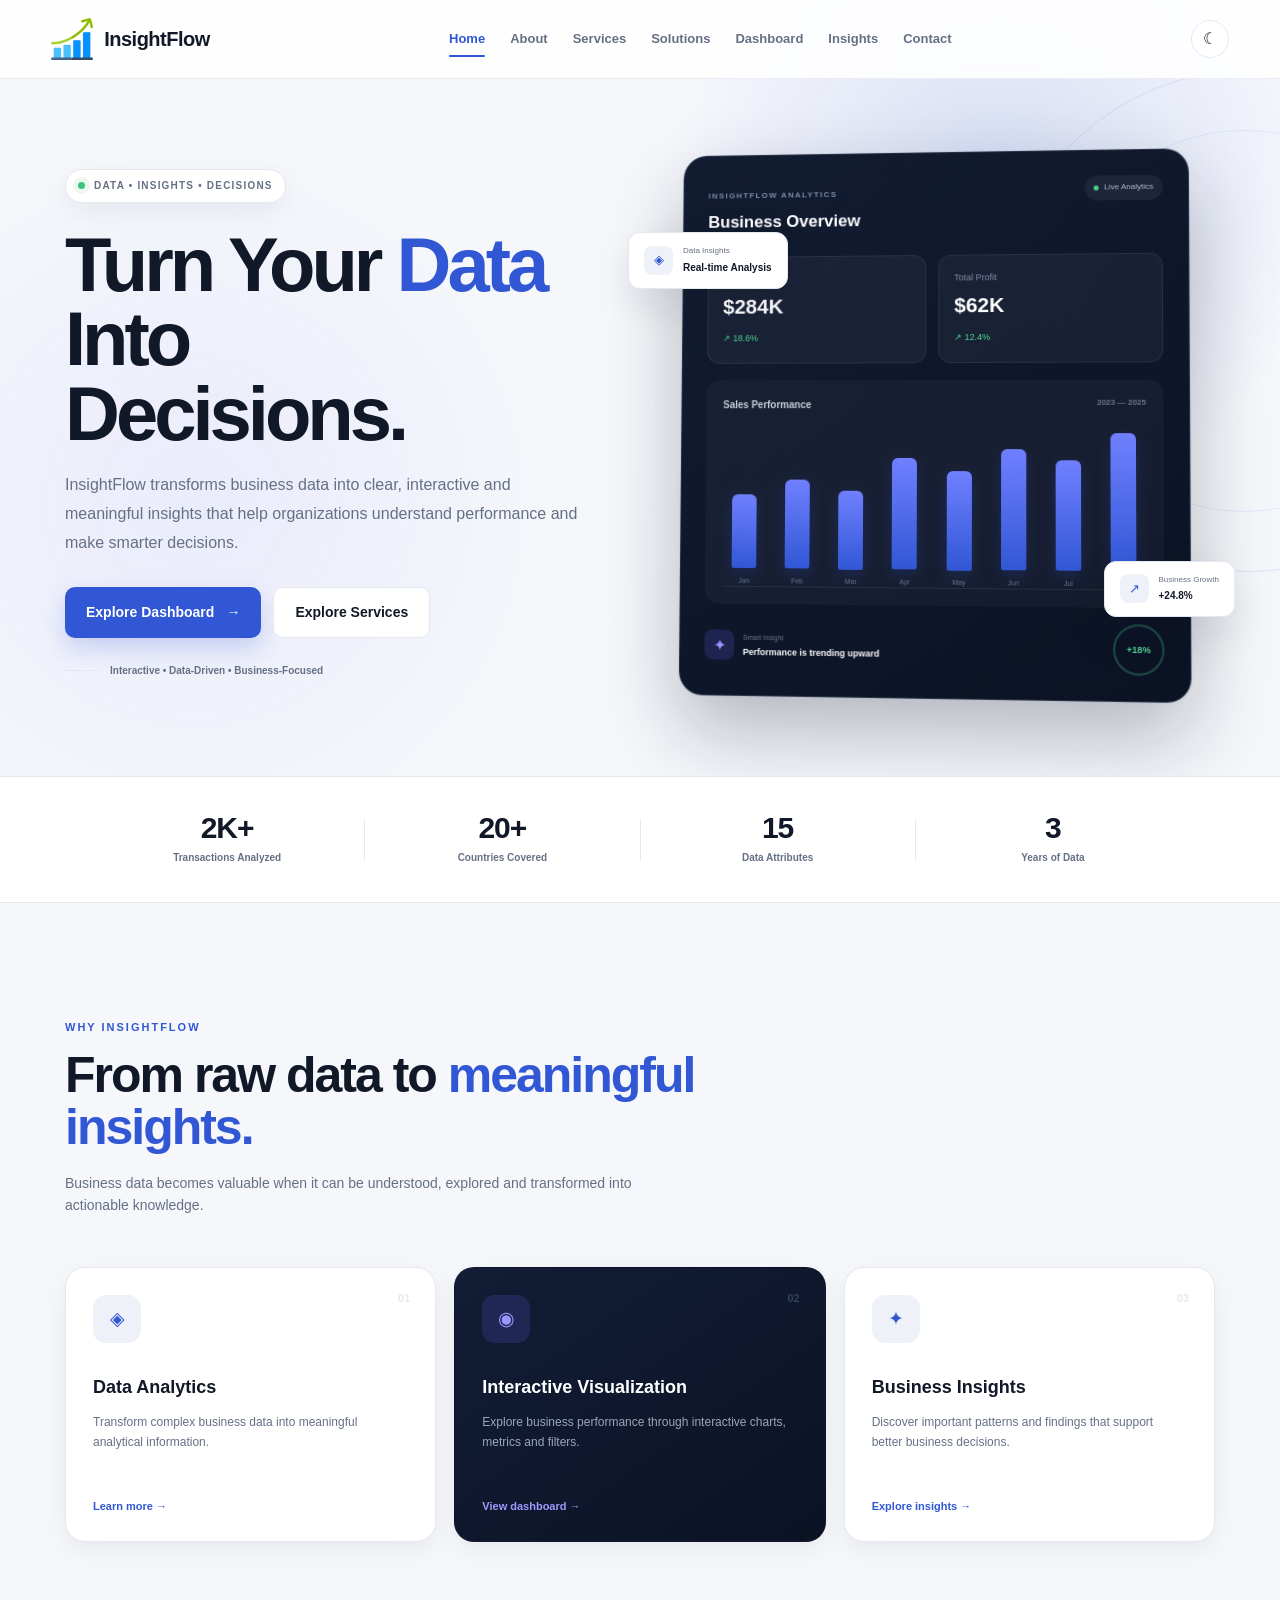
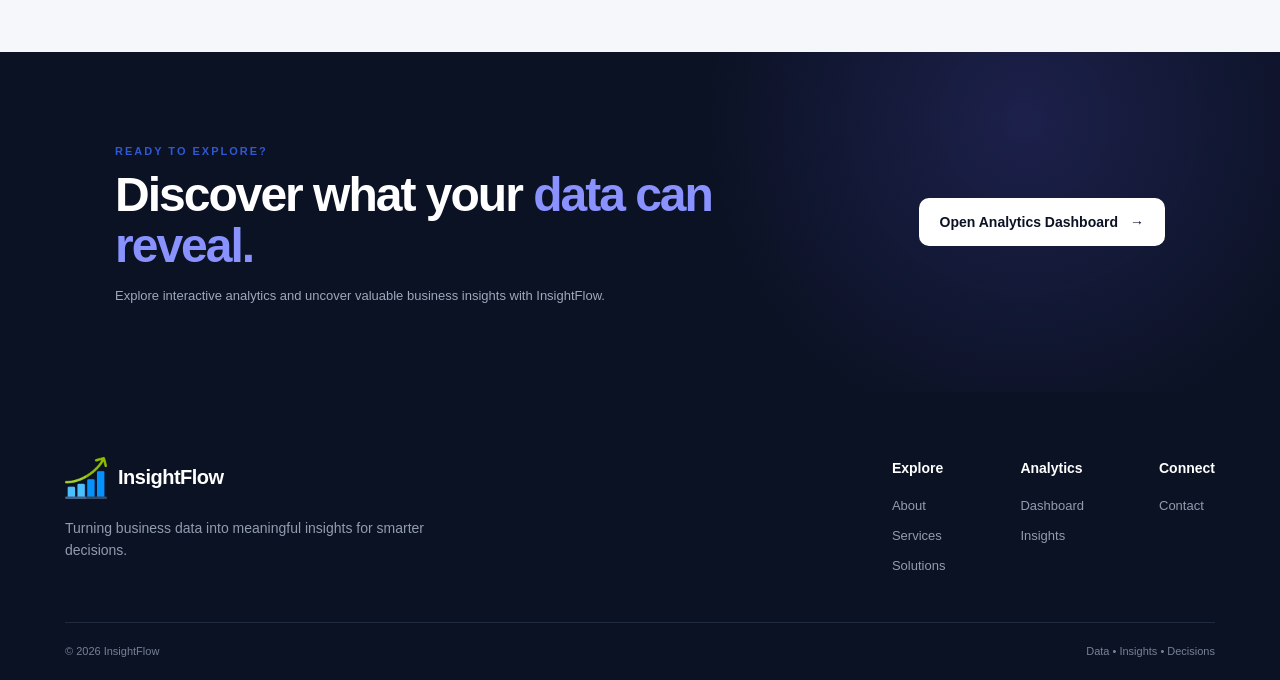
<file: index.html>
<!DOCTYPE html>
<html lang="en">
<head>
    <meta charset="UTF-8">
    <meta name="viewport" content="width=device-width, initial-scale=1.0">

    <title>InsightFlow</title>

    <link rel="stylesheet" href="css/style.css">
    <link rel="stylesheet" href="css/home.css">
</head>

<body>

    <!-- ================= NAVBAR ================= -->

    <header class="navbar">
        <div class="nav-container">

            <a href="index.html" class="brand">
                <img src="images/logo/logo.png" alt="InsightFlow Logo">
                <div class="brand-text">
                    <span class="brand-name">InsightFlow</span>
                    
                </div>
            </a>

            <nav class="nav-menu">
                <a href="index.html" class="nav-link active">Home</a>
                <a href="about.html" class="nav-link">About</a>
                <a href="services.html" class="nav-link">Services</a>
                <a href="solutions.html" class="nav-link">Solutions</a>
                <a href="dashboard.html" class="nav-link">Dashboard</a>
                <a href="insights.html" class="nav-link">Insights</a>
                <a href="contact.html" class="nav-link">Contact</a>
            </nav>

            <div class="nav-actions">
                <button class="theme-toggle" id="themeToggle" aria-label="Toggle theme">
                    <span id="themeIcon">☾</span>
                </button>

                <button class="menu-toggle" id="menuToggle" aria-label="Open menu">
                    <span></span>
                    <span></span>
                    <span></span>
                </button>
            </div>

        </div>
    </header>


    <!-- ================= HERO ================= -->

    <main>

        <section class="hero">

            <div class="hero-background"></div>

            <div class="hero-container">

                <div class="hero-content">

                    <div class="hero-badge">
                        <span class="badge-dot"></span>
                        DATA • INSIGHTS • DECISIONS
                    </div>

                    <h1>
                        Turn Your
                        <span>Data</span>
                        Into
                        <strong>Decisions.</strong>
                    </h1>

                    <p class="hero-description">
                        InsightFlow transforms business data into clear,
                        interactive and meaningful insights that help
                        organizations understand performance and make
                        smarter decisions.
                    </p>

                    <div class="hero-buttons">

                        <a href="dashboard.html" class="btn btn-primary">
                            Explore Dashboard
                            <span>→</span>
                        </a>

                        <a href="services.html" class="btn btn-secondary">
                            Explore Services
                        </a>

                    </div>

                    <div class="hero-trust">
                        <div class="trust-line"></div>
                        <span>Interactive • Data-Driven • Business-Focused</span>
                    </div>

                </div>


                <!-- HERO ANALYTICS CARD -->

                <div class="hero-visual">

                    <div class="dashboard-preview">

                        <div class="preview-header">
                            <div>
                                <span class="preview-label">INSIGHTFLOW ANALYTICS</span>
                                <h3>Business Overview</h3>
                            </div>

                            <div class="live-status">
                                <span></span>
                                Live Analytics
                            </div>
                        </div>

                        <div class="mini-kpis">

                            <div class="mini-kpi">
                                <span>Total Sales</span>
                                <strong>$284K</strong>
                                <small>↗ 18.6%</small>
                            </div>

                            <div class="mini-kpi">
                                <span>Total Profit</span>
                                <strong>$62K</strong>
                                <small>↗ 12.4%</small>
                            </div>

                        </div>

                        <div class="chart-area">

                            <div class="chart-title">
                                <span>Sales Performance</span>
                                <span class="chart-period">2023 — 2025</span>
                            </div>

                            <div class="chart-bars">

                                <div class="bar-item">
                                    <div class="bar bar-1"></div>
                                    <span>Jan</span>
                                </div>

                                <div class="bar-item">
                                    <div class="bar bar-2"></div>
                                    <span>Feb</span>
                                </div>

                                <div class="bar-item">
                                    <div class="bar bar-3"></div>
                                    <span>Mar</span>
                                </div>

                                <div class="bar-item">
                                    <div class="bar bar-4"></div>
                                    <span>Apr</span>
                                </div>

                                <div class="bar-item">
                                    <div class="bar bar-5"></div>
                                    <span>May</span>
                                </div>

                                <div class="bar-item">
                                    <div class="bar bar-6"></div>
                                    <span>Jun</span>
                                </div>

                                <div class="bar-item">
                                    <div class="bar bar-7"></div>
                                    <span>Jul</span>
                                </div>

                                <div class="bar-item">
                                    <div class="bar bar-8"></div>
                                    <span>Aug</span>
                                </div>

                            </div>

                        </div>

                        <div class="preview-bottom">

                            <div class="insight-chip">
                                <span class="chip-icon">✦</span>
                                <div>
                                    <small>Smart Insight</small>
                                    <strong>Performance is trending upward</strong>
                                </div>
                            </div>

                            <div class="growth-circle">
                                <span>+18%</span>
                            </div>

                        </div>

                    </div>

                    <div class="floating-card floating-card-one">
                        <span>◈</span>
                        <div>
                            <small>Data Insights</small>
                            <strong>Real-time Analysis</strong>
                        </div>
                    </div>

                    <div class="floating-card floating-card-two">
                        <span>↗</span>
                        <div>
                            <small>Business Growth</small>
                            <strong>+24.8%</strong>
                        </div>
                    </div>

                </div>

            </div>

        </section>


        <!-- ================= STATS ================= -->

        <section class="stats-section">

            <div class="stats-container">

                <div class="stat-item">
                    <strong>2K+</strong>
                    <span>Transactions Analyzed</span>
                </div>

                <div class="stat-divider"></div>

                <div class="stat-item">
                    <strong>20+</strong>
                    <span>Countries Covered</span>
                </div>

                <div class="stat-divider"></div>

                <div class="stat-item">
                    <strong>15</strong>
                    <span>Data Attributes</span>
                </div>

                <div class="stat-divider"></div>

                <div class="stat-item">
                    <strong>3</strong>
                    <span>Years of Data</span>
                </div>

            </div>

        </section>


        <!-- ================= INTRO ================= -->

        <section class="intro-section">

            <div class="section-container">

                <div class="section-heading">

                    <span class="section-label">WHY INSIGHTFLOW</span>

                    <h2>
                        From raw data to
                        <span>meaningful insights.</span>
                    </h2>

                    <p>
                        Business data becomes valuable when it can be
                        understood, explored and transformed into
                        actionable knowledge.
                    </p>

                </div>


                <div class="feature-grid">

                    <article class="feature-card">
                        <div class="feature-number">01</div>
                        <div class="feature-icon">◈</div>
                        <h3>Data Analytics</h3>
                        <p>
                            Transform complex business data into
                            meaningful analytical information.
                        </p>
                        <a href="services.html">Learn more →</a>
                    </article>


                    <article class="feature-card featured">
                        <div class="feature-number">02</div>
                        <div class="feature-icon">◉</div>
                        <h3>Interactive Visualization</h3>
                        <p>
                            Explore business performance through
                            interactive charts, metrics and filters.
                        </p>
                        <a href="dashboard.html">View dashboard →</a>
                    </article>


                    <article class="feature-card">
                        <div class="feature-number">03</div>
                        <div class="feature-icon">✦</div>
                        <h3>Business Insights</h3>
                        <p>
                            Discover important patterns and findings
                            that support better business decisions.
                        </p>
                        <a href="insights.html">Explore insights →</a>
                    </article>

                </div>

            </div>

        </section>


        <!-- ================= CTA ================= -->

        <section class="cta-section">

            <div class="cta-container">

                <div>
                    <span class="section-label">READY TO EXPLORE?</span>

                    <h2>
                        Discover what your
                        <span>data can reveal.</span>
                    </h2>

                    <p>
                        Explore interactive analytics and uncover
                        valuable business insights with InsightFlow.
                    </p>
                </div>

                <a href="dashboard.html" class="btn btn-light">
                    Open Analytics Dashboard
                    <span>→</span>
                </a>

            </div>

        </section>

    </main>


    <!-- ================= FOOTER ================= -->

    <footer class="footer">

        <div class="footer-container">

            <div class="footer-brand">

                <a href="index.html" class="brand">
                    <img src="images/logo/logo.png" alt="InsightFlow Logo">

                    <div class="brand-text">
                        <span class="brand-name">InsightFlow</span>
                    </div>
                </a>

                <p>
                    Turning business data into meaningful insights
                    for smarter decisions.
                </p>

            </div>


            <div class="footer-links">

                <div>
                    <h4>Explore</h4>
                    <a href="about.html">About</a>
                    <a href="services.html">Services</a>
                    <a href="solutions.html">Solutions</a>
                </div>

                <div>
                    <h4>Analytics</h4>
                    <a href="dashboard.html">Dashboard</a>
                    <a href="insights.html">Insights</a>
                </div>

                <div>
                    <h4>Connect</h4>
                    <a href="contact.html">Contact</a>
                </div>

            </div>

        </div>

        <div class="footer-bottom">
            <span>© 2026 InsightFlow </span>
            <span>Data • Insights • Decisions</span>
        </div>

    </footer>


    <script src="js/main.js"></script>

</body>
</html>
</file>
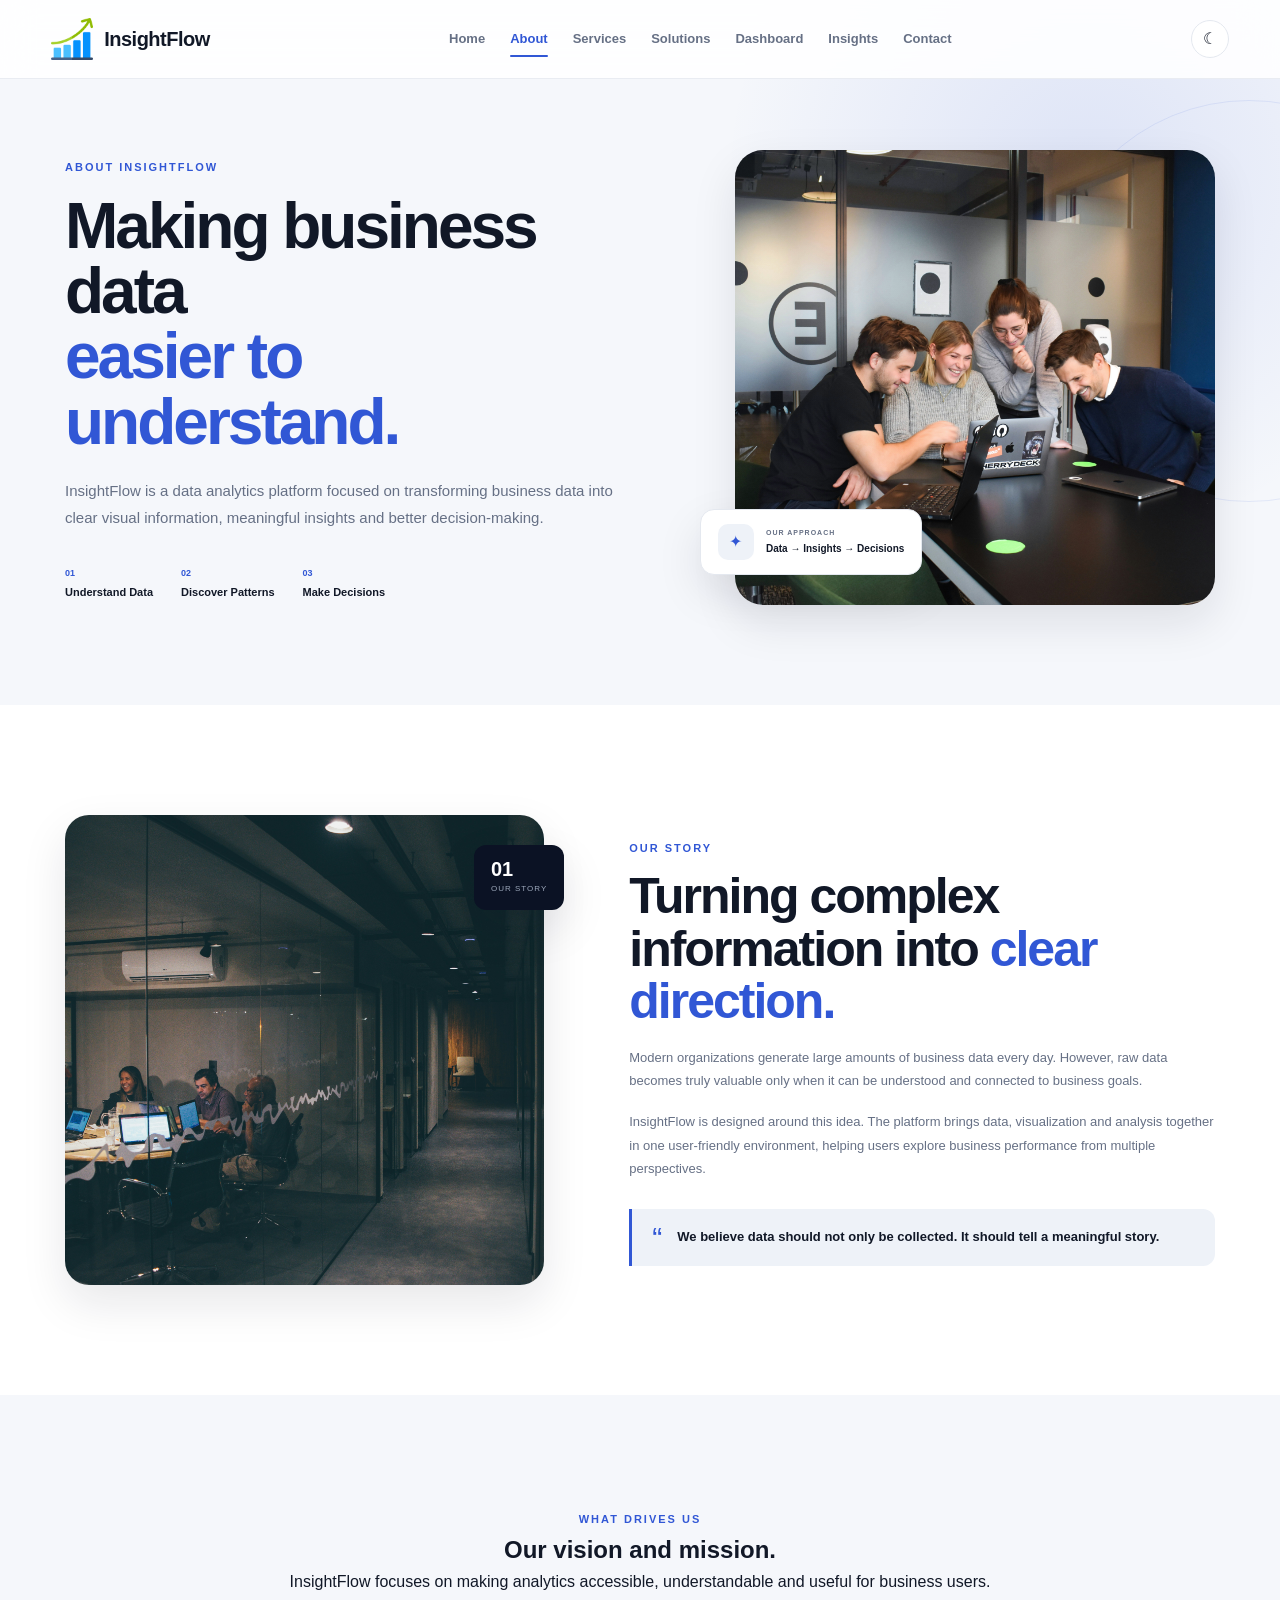
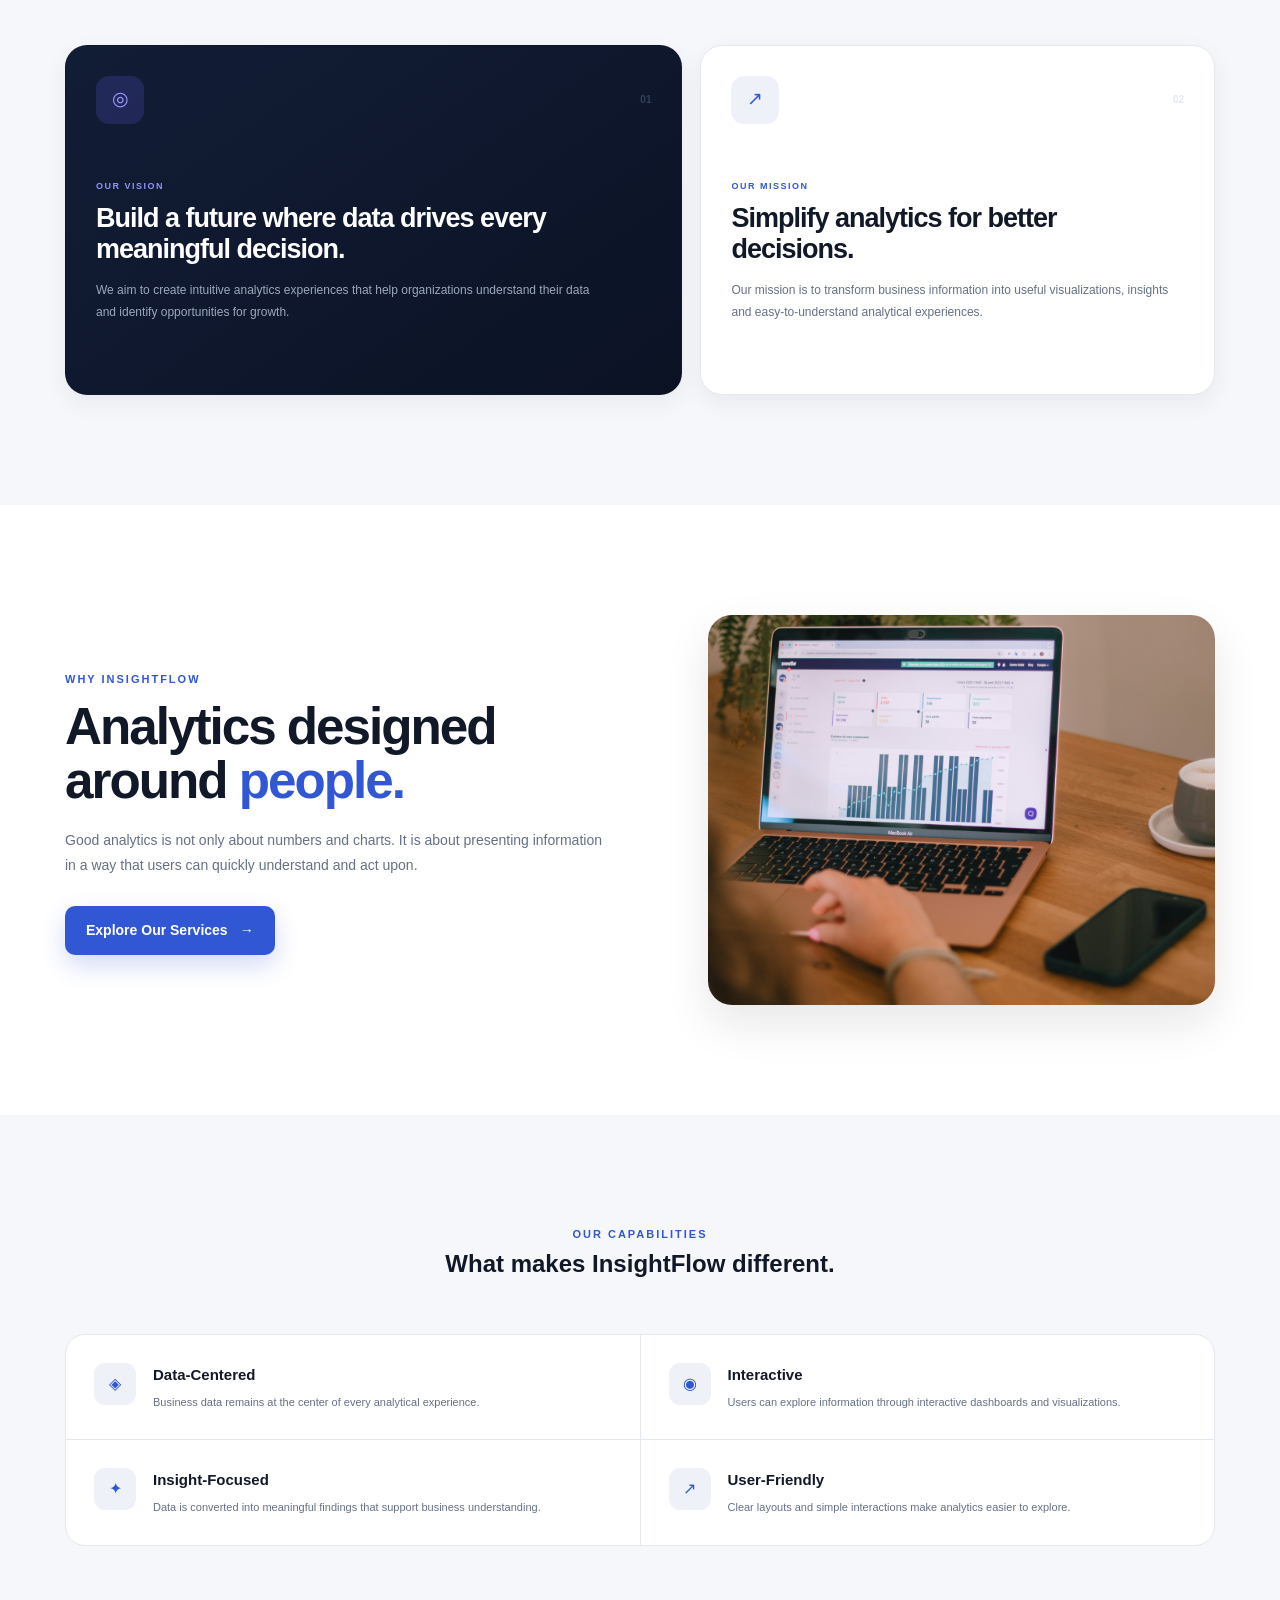
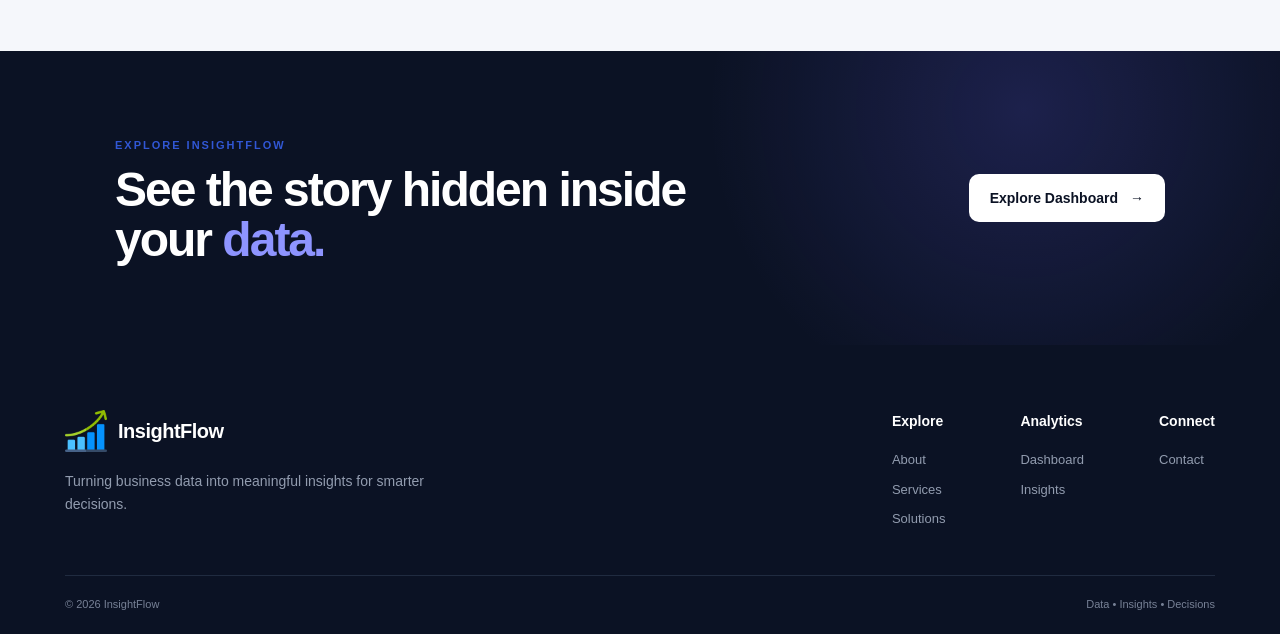
<file: about.html>
<!DOCTYPE html>
<html lang="en">
<head>
    <meta charset="UTF-8">
    <meta name="viewport" content="width=device-width, initial-scale=1.0">

    <title>About | InsightFlow</title>

    <link rel="stylesheet" href="css/style.css">
    <link rel="stylesheet" href="css/about.css">
</head>

<body>

    <!-- ================= NAVBAR ================= -->

    <header class="navbar">
        <div class="nav-container">

            <a href="index.html" class="brand">
                <img src="images/logo/logo.png" alt="InsightFlow Logo">

                <div class="brand-text">
                    <span class="brand-name">InsightFlow</span>
                    
                </div>
            </a>

            <nav class="nav-menu">
                <a href="index.html" class="nav-link">Home</a>
                <a href="about.html" class="nav-link active">About</a>
                <a href="services.html" class="nav-link">Services</a>
                <a href="solutions.html" class="nav-link">Solutions</a>
                <a href="dashboard.html" class="nav-link">Dashboard</a>
                <a href="insights.html" class="nav-link">Insights</a>
                <a href="contact.html" class="nav-link">Contact</a>
            </nav>

            <div class="nav-actions">
                <button class="theme-toggle" id="themeToggle" aria-label="Toggle theme">
                    <span id="themeIcon">☾</span>
                </button>

                <button class="menu-toggle" id="menuToggle" aria-label="Open menu">
                    <span></span>
                    <span></span>
                    <span></span>
                </button>
            </div>

        </div>
    </header>


    <!-- ================= PAGE HERO ================= -->

    <main>

        <section class="about-hero">

            <div class="about-hero-bg"></div>

            <div class="about-hero-container">

                <div class="about-hero-content">

                    <span class="section-label">ABOUT INSIGHTFLOW</span>

                    <h1>
                        Making business data
                        <span>easier to understand.</span>
                    </h1>

                    <p>
                        InsightFlow is a data analytics platform focused on
                        transforming business data into clear visual information,
                        meaningful insights and better decision-making.
                    </p>

                    <div class="about-hero-points">

                        <div>
                            <span>01</span>
                            <strong>Understand Data</strong>
                        </div>

                        <div>
                            <span>02</span>
                            <strong>Discover Patterns</strong>
                        </div>

                        <div>
                            <span>03</span>
                            <strong>Make Decisions</strong>
                        </div>

                    </div>

                </div>


                <div class="about-hero-image">

                    <div class="image-frame">
                        <img src="images/about/about.jpg"
                             alt="InsightFlow Analytics">
                    </div>

                    <div class="experience-card">
                        <span class="experience-icon">✦</span>

                        <div>
                            <small>OUR APPROACH</small>
                            <strong>Data → Insights → Decisions</strong>
                        </div>
                    </div>

                </div>

            </div>

        </section>


        <!-- ================= STORY ================= -->

        <section class="story-section">

            <div class="section-container story-grid">

                <div class="story-image">

                    <img src="images/about/story.jpg"
                         alt="Data Analytics">

                    <div class="story-number">
                        <strong>01</strong>
                        <span>Our Story</span>
                    </div>

                </div>


                <div class="story-content">

                    <span class="section-label">OUR STORY</span>

                    <h2>
                        Turning complex information
                        into <span>clear direction.</span>
                    </h2>

                    <p>
                        Modern organizations generate large amounts of business
                        data every day. However, raw data becomes truly valuable
                        only when it can be understood and connected to business
                        goals.
                    </p>

                    <p>
                        InsightFlow is designed around this idea. The platform
                        brings data, visualization and analysis together in one
                        user-friendly environment, helping users explore business
                        performance from multiple perspectives.
                    </p>

                    <div class="story-highlight">
                        <span>“</span>

                        <p>
                            We believe data should not only be collected.
                            It should tell a meaningful story.
                        </p>
                    </div>

                </div>

            </div>

        </section>


        <!-- ================= VISION MISSION ================= -->

        <section class="vision-section">

            <div class="section-container">

                <div class="section-heading centered">

                    <span class="section-label">WHAT DRIVES US</span>

                    <h2>
                        Our vision and
                        <span>mission.</span>
                    </h2>

                    <p>
                        InsightFlow focuses on making analytics accessible,
                        understandable and useful for business users.
                    </p>

                </div>


                <div class="vision-grid">

                    <article class="vision-card vision-main">

                        <div class="card-top">
                            <span class="card-icon">◎</span>
                            <span class="card-number">01</span>
                        </div>

                        <span class="mini-label">OUR VISION</span>

                        <h3>
                            Build a future where
                            data drives every
                            meaningful decision.
                        </h3>

                        <p>
                            We aim to create intuitive analytics experiences
                            that help organizations understand their data
                            and identify opportunities for growth.
                        </p>

                    </article>


                    <article class="vision-card">

                        <div class="card-top">
                            <span class="card-icon">↗</span>
                            <span class="card-number">02</span>
                        </div>

                        <span class="mini-label">OUR MISSION</span>

                        <h3>
                            Simplify analytics
                            for better decisions.
                        </h3>

                        <p>
                            Our mission is to transform business information
                            into useful visualizations, insights and
                            easy-to-understand analytical experiences.
                        </p>

                    </article>

                </div>

            </div>

        </section>


        <!-- ================= WHY INSIGHTFLOW ================= -->

        <section class="why-section">

            <div class="section-container why-grid">

                <div class="why-content">

                    <span class="section-label">WHY INSIGHTFLOW</span>

                    <h2>
                        Analytics designed
                        around <span>people.</span>
                    </h2>

                    <p>
                        Good analytics is not only about numbers and charts.
                        It is about presenting information in a way that
                        users can quickly understand and act upon.
                    </p>

                    <a href="services.html" class="btn btn-primary">
                        Explore Our Services
                        <span>→</span>
                    </a>

                </div>


                <div class="why-image">

                    <img src="images/about/whychoose.jpg"
                         alt="Why Choose InsightFlow">

                </div>

            </div>

        </section>


        <!-- ================= CAPABILITIES ================= -->

        <section class="capabilities-section">

            <div class="section-container">

                <div class="section-heading centered">

                    <span class="section-label">OUR CAPABILITIES</span>

                    <h2>
                        What makes InsightFlow
                        <span>different.</span>
                    </h2>

                </div>


                <div class="capability-grid">

                    <div class="capability-item">

                        <span class="capability-icon">◈</span>

                        <div>
                            <h3>Data-Centered</h3>
                            <p>
                                Business data remains at the center of
                                every analytical experience.
                            </p>
                        </div>

                    </div>


                    <div class="capability-item">

                        <span class="capability-icon">◉</span>

                        <div>
                            <h3>Interactive</h3>
                            <p>
                                Users can explore information through
                                interactive dashboards and visualizations.
                            </p>
                        </div>

                    </div>


                    <div class="capability-item">

                        <span class="capability-icon">✦</span>

                        <div>
                            <h3>Insight-Focused</h3>
                            <p>
                                Data is converted into meaningful findings
                                that support business understanding.
                            </p>
                        </div>

                    </div>


                    <div class="capability-item">

                        <span class="capability-icon">↗</span>

                        <div>
                            <h3>User-Friendly</h3>
                            <p>
                                Clear layouts and simple interactions make
                                analytics easier to explore.
                            </p>
                        </div>

                    </div>

                </div>

            </div>

        </section>


        <!-- ================= CTA ================= -->

        <section class="about-cta">

            <div class="about-cta-container">

                <div>

                    <span class="section-label">EXPLORE INSIGHTFLOW</span>

                    <h2>
                        See the story
                        hidden inside your <span>data.</span>
                    </h2>

                </div>

                <a href="dashboard.html" class="btn btn-light">
                    Explore Dashboard
                    <span>→</span>
                </a>

            </div>

        </section>

    </main>


    <!-- ================= FOOTER ================= -->

    <footer class="footer">

        <div class="footer-container">

            <div class="footer-brand">

                <a href="index.html" class="brand">
                    <img src="images/logo/logo.png" alt="InsightFlow Logo">

                    <div class="brand-text">
                        <span class="brand-name">InsightFlow</span>
                        
                    </div>
                </a>

                <p>
                    Turning business data into meaningful insights
                    for smarter decisions.
                </p>

            </div>


            <div class="footer-links">

                <div>
                    <h4>Explore</h4>
                    <a href="about.html">About</a>
                    <a href="services.html">Services</a>
                    <a href="solutions.html">Solutions</a>
                </div>

                <div>
                    <h4>Analytics</h4>
                    <a href="dashboard.html">Dashboard</a>
                    <a href="insights.html">Insights</a>
                    
                </div>

                <div>
                    <h4>Connect</h4>
                    <a href="contact.html">Contact</a>
                </div>

            </div>

        </div>


        <div class="footer-bottom">
            <span>© 2026 InsightFlow </span>
            <span>Data • Insights • Decisions</span>
        </div>

    </footer>


    <script src="js/main.js"></script>

</body>
</html>
</file>
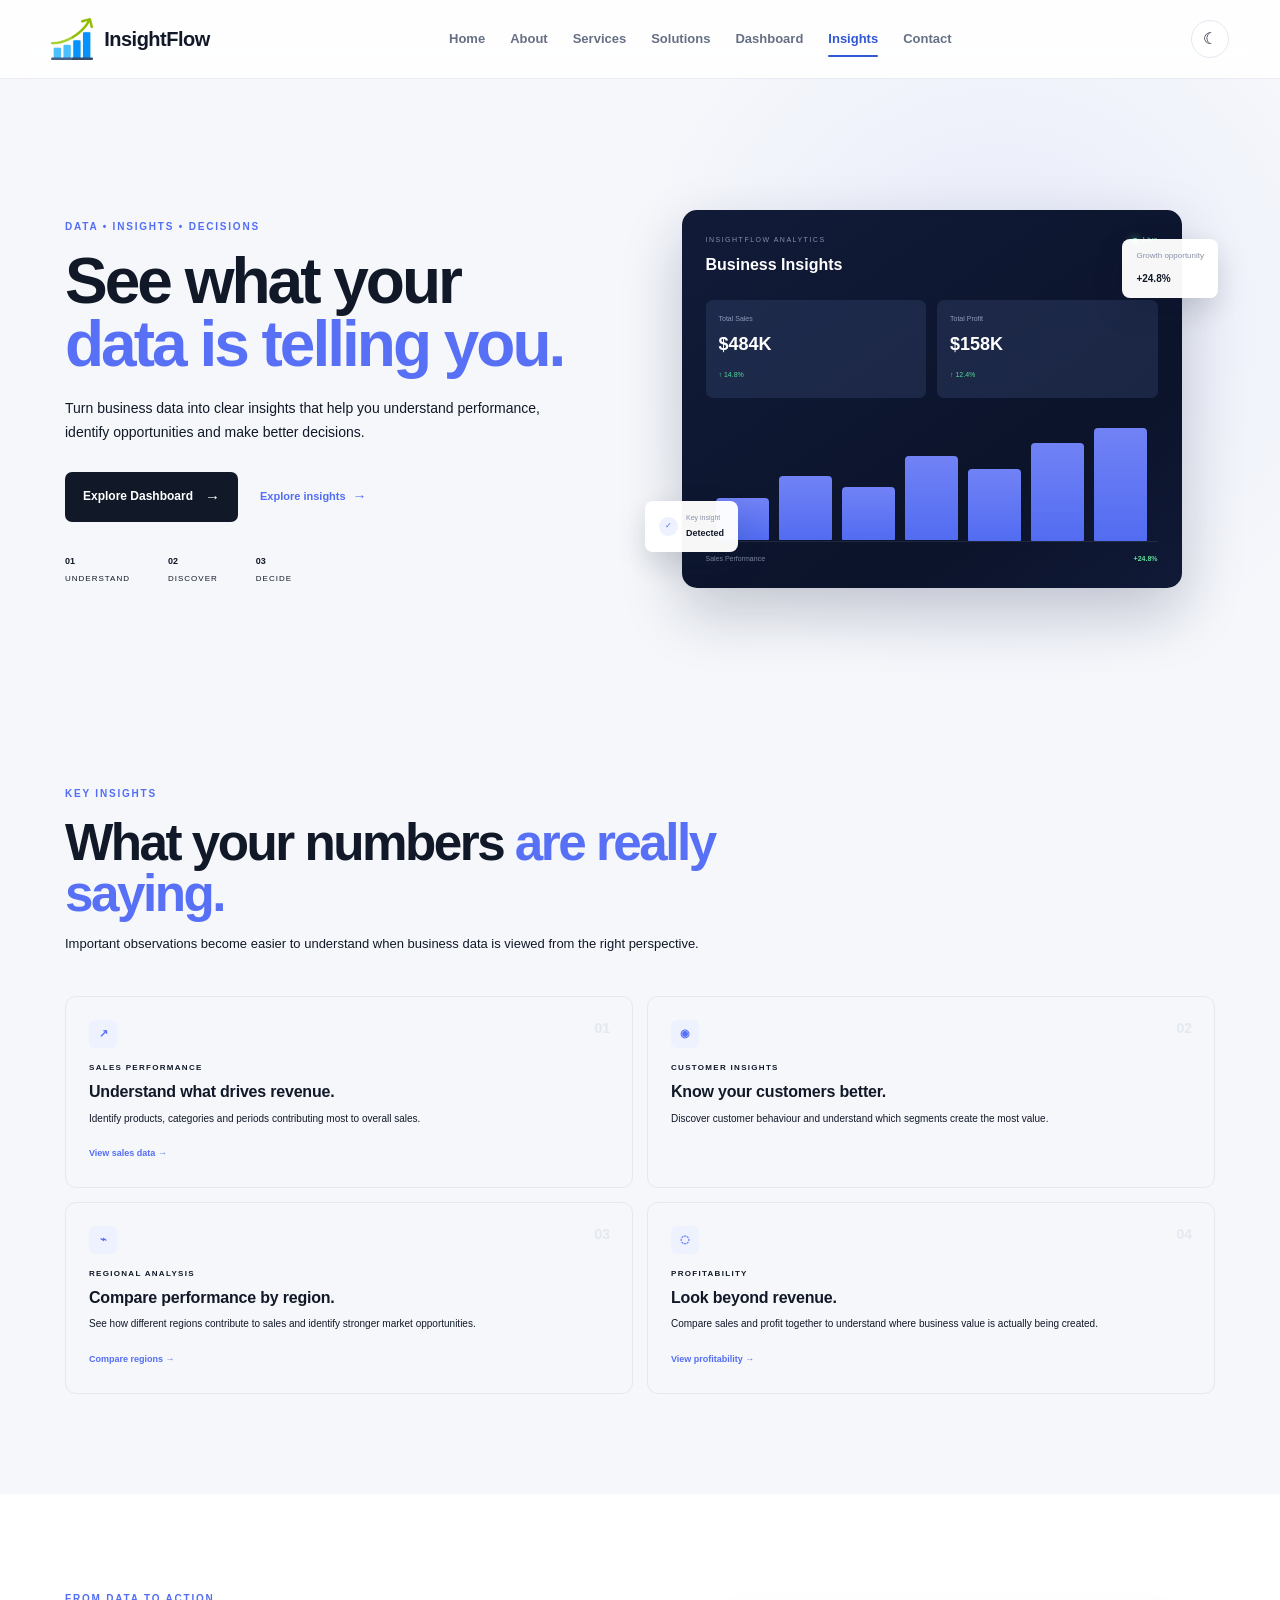
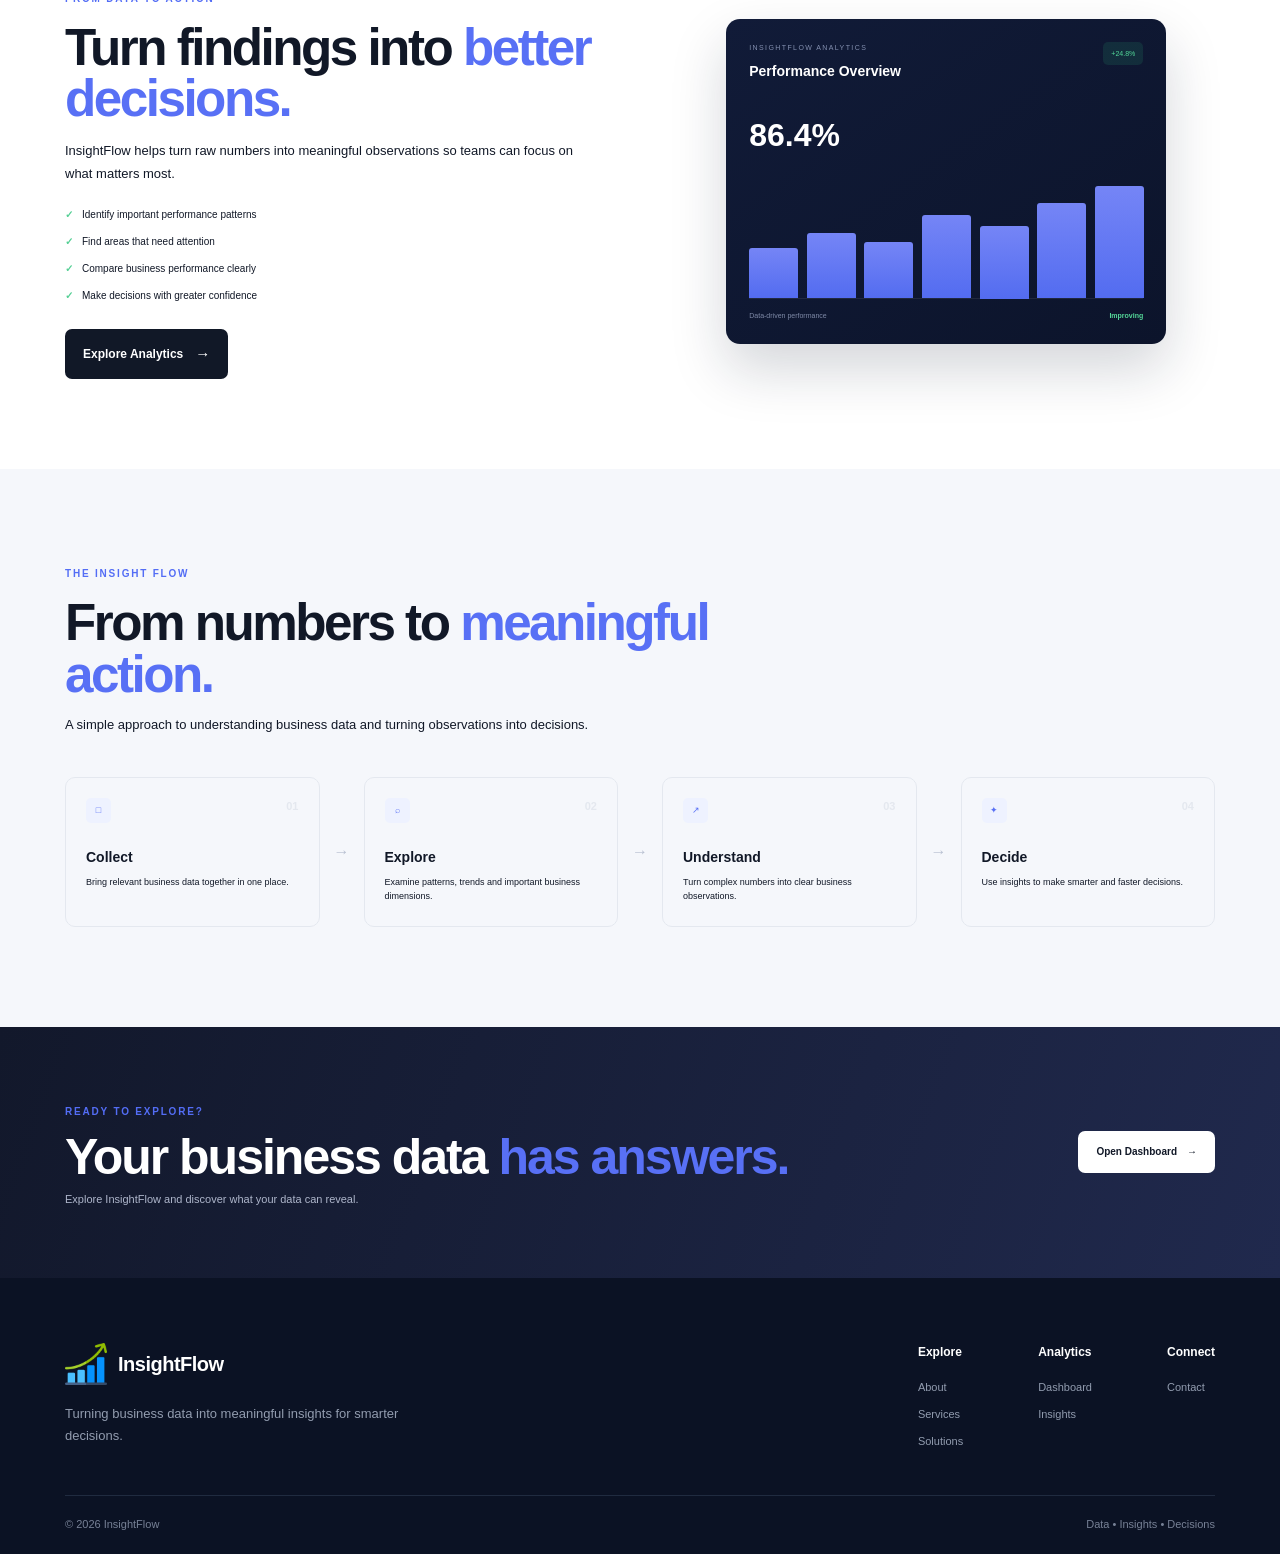
<file: insights.html>
<!DOCTYPE html>
<html lang="en">
<head>
    <meta charset="UTF-8">
    <meta name="viewport" content="width=device-width, initial-scale=1.0">

    <title>Insights | InsightFlow </title>

    <!-- Global CSS -->
    <link rel="stylesheet" href="css/style.css">

    <!-- Insights Page CSS -->
    <link rel="stylesheet" href="css/insights.css">
</head>

<body>

    <!-- =====================================================
         NAVBAR
         ===================================================== -->

    <header class="navbar">
        <div class="nav-container">

            <a href="index.html" class="brand">
                <img src="images/logo/logo.png" alt="InsightFlow Logo">

                <div class="brand-text">
                    <span class="brand-name">InsightFlow</span>
                    
                </div>
            </a>

            <nav class="nav-menu">

                <a href="index.html" class="nav-link">
                    Home
                </a>

                <a href="about.html" class="nav-link">
                    About
                </a>

                <a href="services.html" class="nav-link">
                    Services
                </a>

                <a href="solutions.html" class="nav-link">
                    Solutions
                </a>

                <a href="dashboard.html" class="nav-link">
                    Dashboard
                </a>

                <a href="insights.html" class="nav-link active">
                    Insights
                </a>

                

                <a href="contact.html" class="nav-link">
                    Contact
                </a>

            </nav>

            <div class="nav-actions">

                <button
                    class="theme-toggle"
                    id="themeToggle"
                    aria-label="Toggle theme"
                >
                    <span id="themeIcon">☾</span>
                </button>

                <button
                    class="menu-toggle"
                    id="menuToggle"
                    aria-label="Open menu"
                >
                    <span></span>
                    <span></span>
                    <span></span>
                </button>

            </div>

        </div>
    </header>


    <!-- =====================================================
         HERO
         ===================================================== -->

    <main>

        <section class="insights-hero">

            <div class="insights-hero-container">

                <div class="insights-hero-content">

                    <span class="section-label">
                        DATA • INSIGHTS • DECISIONS
                    </span>

                    <h1>
                        See what your
                        <span>data is telling you.</span>
                    </h1>

                    <p>
                        Turn business data into clear insights that help
                        you understand performance, identify opportunities
                        and make better decisions.
                    </p>

                    <div class="hero-buttons">

                        <a href="dashboard.html" class="primary-button">
                            Explore Dashboard
                            <span>→</span>
                        </a>

                        <a href="#key-insights" class="text-button">
                            Explore insights
                            <span>→</span>
                        </a>

                    </div>

                    <div class="hero-steps">

                        <div>
                            <strong>01</strong>
                            <span>UNDERSTAND</span>
                        </div>

                        <div>
                            <strong>02</strong>
                            <span>DISCOVER</span>
                        </div>

                        <div>
                            <strong>03</strong>
                            <span>DECIDE</span>
                        </div>

                    </div>

                </div>


                <!-- HERO ANALYTICS VISUAL -->

                <div class="insights-hero-visual">

                    <div class="analytics-window">

                        <div class="analytics-top">

                            <div>
                                <small>INSIGHTFLOW ANALYTICS</small>
                                <h3>Business Insights</h3>
                            </div>

                            <span class="live-status">
                                <i></i> Live
                            </span>

                        </div>


                        <div class="analytics-stats">

                            <div class="analytics-stat">
                                <small>Total Sales</small>
                                <strong>$484K</strong>
                                <span>↑ 14.8%</span>
                            </div>

                            <div class="analytics-stat">
                                <small>Total Profit</small>
                                <strong>$158K</strong>
                                <span>↑ 12.4%</span>
                            </div>

                        </div>


                        <div class="chart-area">

                            <div class="chart-bars">

                                <span style="--bar-height:34%;"></span>
                                <span style="--bar-height:52%;"></span>
                                <span style="--bar-height:43%;"></span>
                                <span style="--bar-height:68%;"></span>
                                <span style="--bar-height:58%;"></span>
                                <span style="--bar-height:79%;"></span>
                                <span style="--bar-height:91%;"></span>

                            </div>

                        </div>

                        <div class="chart-footer">
                            <span>Sales Performance</span>
                            <strong>+24.8%</strong>
                        </div>

                    </div>


                    <div class="floating-card floating-card-top">
                        <span>Growth opportunity</span>
                        <strong>+24.8%</strong>
                    </div>

                    <div class="floating-card floating-card-bottom">
                        <span class="check-icon">✓</span>
                        <div>
                            <small>Key insight</small>
                            <strong>Detected</strong>
                        </div>
                    </div>

                </div>

            </div>

        </section>


        <!-- =====================================================
             KEY INSIGHTS
             ===================================================== -->

        <section class="key-insights" id="key-insights">

            <div class="section-container">

                <div class="section-heading">

                    <span class="section-label">
                        KEY INSIGHTS
                    </span>

                    <h2>
                        What your numbers
                        <span>are really saying.</span>
                    </h2>

                    <p>
                        Important observations become easier to understand
                        when business data is viewed from the right perspective.
                    </p>

                </div>


                <div class="insight-grid">

                    <article class="insight-card">

                        <div class="card-number">01</div>

                        <div class="card-icon">↗</div>

                        <span class="card-label">
                            SALES PERFORMANCE
                        </span>

                        <h3>
                            Understand what drives revenue.
                        </h3>

                        <p>
                            Identify products, categories and periods
                            contributing most to overall sales.
                        </p>

                        <a href="dashboard.html">
                            View sales data →
                        </a>

                    </article>


                    <article class="insight-card">

                        <div class="card-number">02</div>

                        <div class="card-icon">◉</div>

                        <span class="card-label">
                            CUSTOMER INSIGHTS
                        </span>

                        <h3>
                            Know your customers better.
                        </h3>

                        <p>
                            Discover customer behaviour and understand
                            which segments create the most value.
                        </p>

                    

                    </article>


                    <article class="insight-card">

                        <div class="card-number">03</div>

                        <div class="card-icon">⌁</div>

                        <span class="card-label">
                            REGIONAL ANALYSIS
                        </span>

                        <h3>
                            Compare performance by region.
                        </h3>

                        <p>
                            See how different regions contribute to sales
                            and identify stronger market opportunities.
                        </p>

                        <a href="dashboard.html">
                            Compare regions →
                        </a>

                    </article>


                    <article class="insight-card">

                        <div class="card-number">04</div>

                        <div class="card-icon">◌</div>

                        <span class="card-label">
                            PROFITABILITY
                        </span>

                        <h3>
                            Look beyond revenue.
                        </h3>

                        <p>
                            Compare sales and profit together to understand
                            where business value is actually being created.
                        </p>

                        <a href="dashboard.html">
                            View profitability →
                        </a>

                    </article>

                </div>

            </div>

        </section>


        <!-- =====================================================
             DATA TO ACTION
             ===================================================== -->

        <section class="decision-section">

            <div class="section-container decision-container">

                <div class="decision-content">

                    <span class="section-label">
                        FROM DATA TO ACTION
                    </span>

                    <h2>
                        Turn findings into
                        <span>better decisions.</span>
                    </h2>

                    <p>
                        InsightFlow helps turn raw numbers into meaningful
                        observations so teams can focus on what matters most.
                    </p>

                    <ul class="decision-list">

                        <li>
                            <span>✓</span>
                            Identify important performance patterns
                        </li>

                        <li>
                            <span>✓</span>
                            Find areas that need attention
                        </li>

                        <li>
                            <span>✓</span>
                            Compare business performance clearly
                        </li>

                        <li>
                            <span>✓</span>
                            Make decisions with greater confidence
                        </li>

                    </ul>

                    <a href="dashboard.html"
   class="primary-button insights-action-button">
    Explore Analytics
    <span>→</span>
</a>

                </div>


                <div class="decision-visual">

                    <div class="performance-card">

                        <div class="performance-top">

                            <div>
                                <small>INSIGHTFLOW ANALYTICS</small>
                                <h3>Performance Overview</h3>
                            </div>

                            <span>+24.8%</span>

                        </div>

                        <div class="performance-number">
                            86.4%
                        </div>

                        <div class="performance-chart">

                            <span style="--bar-height:42%;"></span>
                            <span style="--bar-height:55%;"></span>
                            <span style="--bar-height:47%;"></span>
                            <span style="--bar-height:70%;"></span>
                            <span style="--bar-height:61%;"></span>
                            <span style="--bar-height:80%;"></span>
                            <span style="--bar-height:94%;"></span>

                        </div>

                        <div class="performance-bottom">
                            <span>Data-driven performance</span>
                            <strong>Improving</strong>
                        </div>

                    </div>

                </div>

            </div>

        </section>


        <!-- =====================================================
             INSIGHT FLOW
             ===================================================== -->

        <section class="process-section">

            <div class="section-container">

                <div class="section-heading">

                    <span class="section-label">
                        THE INSIGHT FLOW
                    </span>

                    <h2>
                        From numbers to
                        <span>meaningful action.</span>
                    </h2>

                    <p>
                        A simple approach to understanding business data
                        and turning observations into decisions.
                    </p>

                </div>


                <div class="process-grid">

                    <article class="process-card">

                        <div class="process-top">
                            <span class="process-icon">□</span>
                            <strong>01</strong>
                        </div>

                        <h3>Collect</h3>

                        <p>
                            Bring relevant business data together
                            in one place.
                        </p>

                    </article>


                    <div class="process-arrow">→</div>


                    <article class="process-card">

                        <div class="process-top">
                            <span class="process-icon">⌕</span>
                            <strong>02</strong>
                        </div>

                        <h3>Explore</h3>

                        <p>
                            Examine patterns, trends and important
                            business dimensions.
                        </p>

                    </article>


                    <div class="process-arrow">→</div>


                    <article class="process-card">

                        <div class="process-top">
                            <span class="process-icon">↗</span>
                            <strong>03</strong>
                        </div>

                        <h3>Understand</h3>

                        <p>
                            Turn complex numbers into clear
                            business observations.
                        </p>

                    </article>


                    <div class="process-arrow">→</div>


                    <article class="process-card">

                        <div class="process-top">
                            <span class="process-icon">✦</span>
                            <strong>04</strong>
                        </div>

                        <h3>Decide</h3>

                        <p>
                            Use insights to make smarter and
                            faster decisions.
                        </p>

                    </article>

                </div>

            </div>

        </section>


        <!-- =====================================================
             CTA
             ===================================================== -->

        <section class="insights-cta">

            <div class="cta-container">

                <div>

                    <span class="section-label">
                        READY TO EXPLORE?
                    </span>

                    <h2>
                        Your business data
                        <span>has answers.</span>
                    </h2>

                    <p>
                        Explore InsightFlow and discover what your
                        data can reveal.
                    </p>

                </div>

                <a href="dashboard.html" class="cta-button">
                    Open Dashboard
                    <span>→</span>
                </a>

            </div>

        </section>

    </main>


    <!-- =====================================================
         FOOTER
         ===================================================== -->

    <footer class="footer">

        <div class="footer-container">

            <div class="footer-brand">

                <a href="index.html" class="brand">

                    <img
                        src="images/logo/logo.png"
                        alt="InsightFlow Logo"
                    >

                    <div class="brand-text">

                        <span class="brand-name">
                            InsightFlow
                        </span>

                       

                    </div>

                </a>

                <p>
                    Turning business data into meaningful insights
                    for smarter decisions.
                </p>

            </div>


            <div class="footer-links">

                <div>

                    <h4>Explore</h4>

                    <a href="about.html">About</a>
                    <a href="services.html">Services</a>
                    <a href="solutions.html">Solutions</a>

                </div>


                <div>

                    <h4>Analytics</h4>

                    <a href="dashboard.html">Dashboard</a>
                    <a href="insights.html">Insights</a>
                    

                </div>


                <div>

                    <h4>Connect</h4>

                    <a href="contact.html">Contact</a>

                </div>

            </div>

        </div>


        <div class="footer-bottom">

            <span>
                © 2026 InsightFlow 
            </span>

            <span>
                Data • Insights • Decisions
            </span>

        </div>

    </footer>


    <!-- =====================================================
         JAVASCRIPT
         ===================================================== -->

    <script src="js/insights.js"></script>

</body>
</html>
</file>
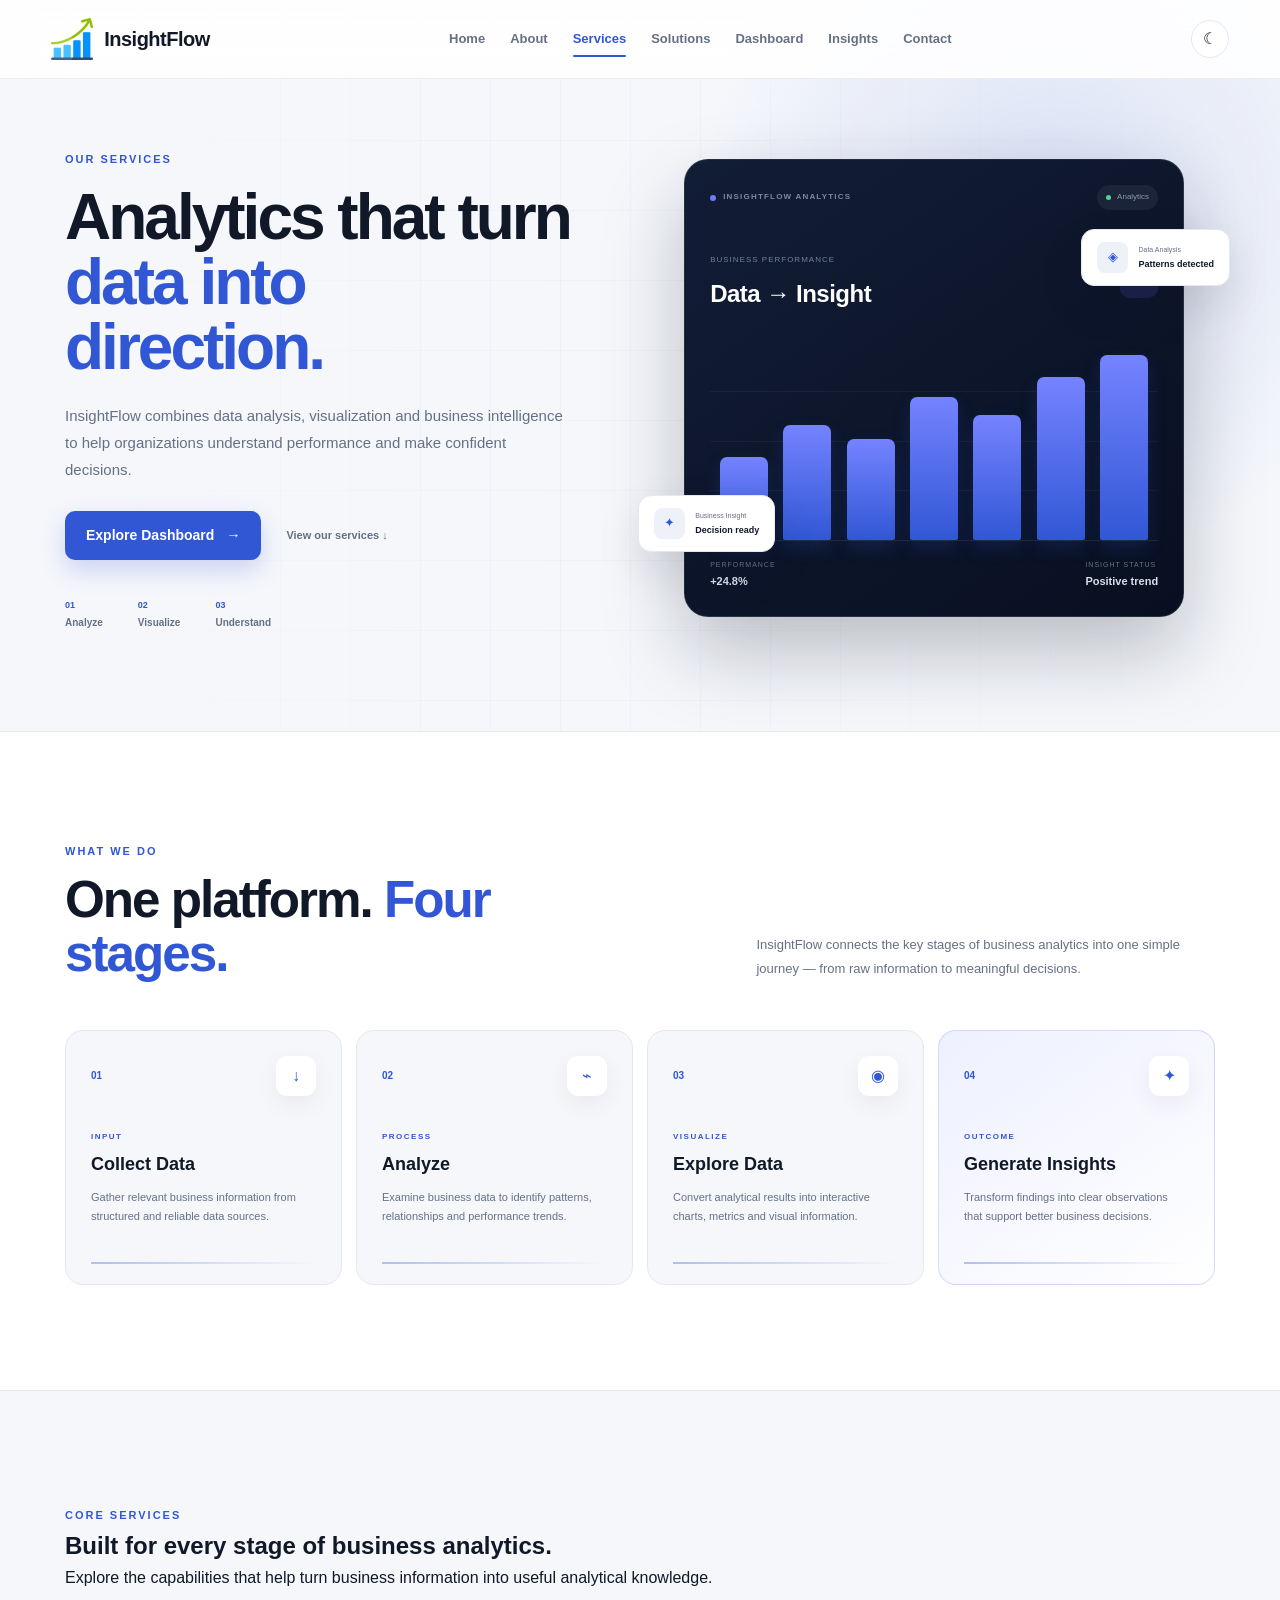
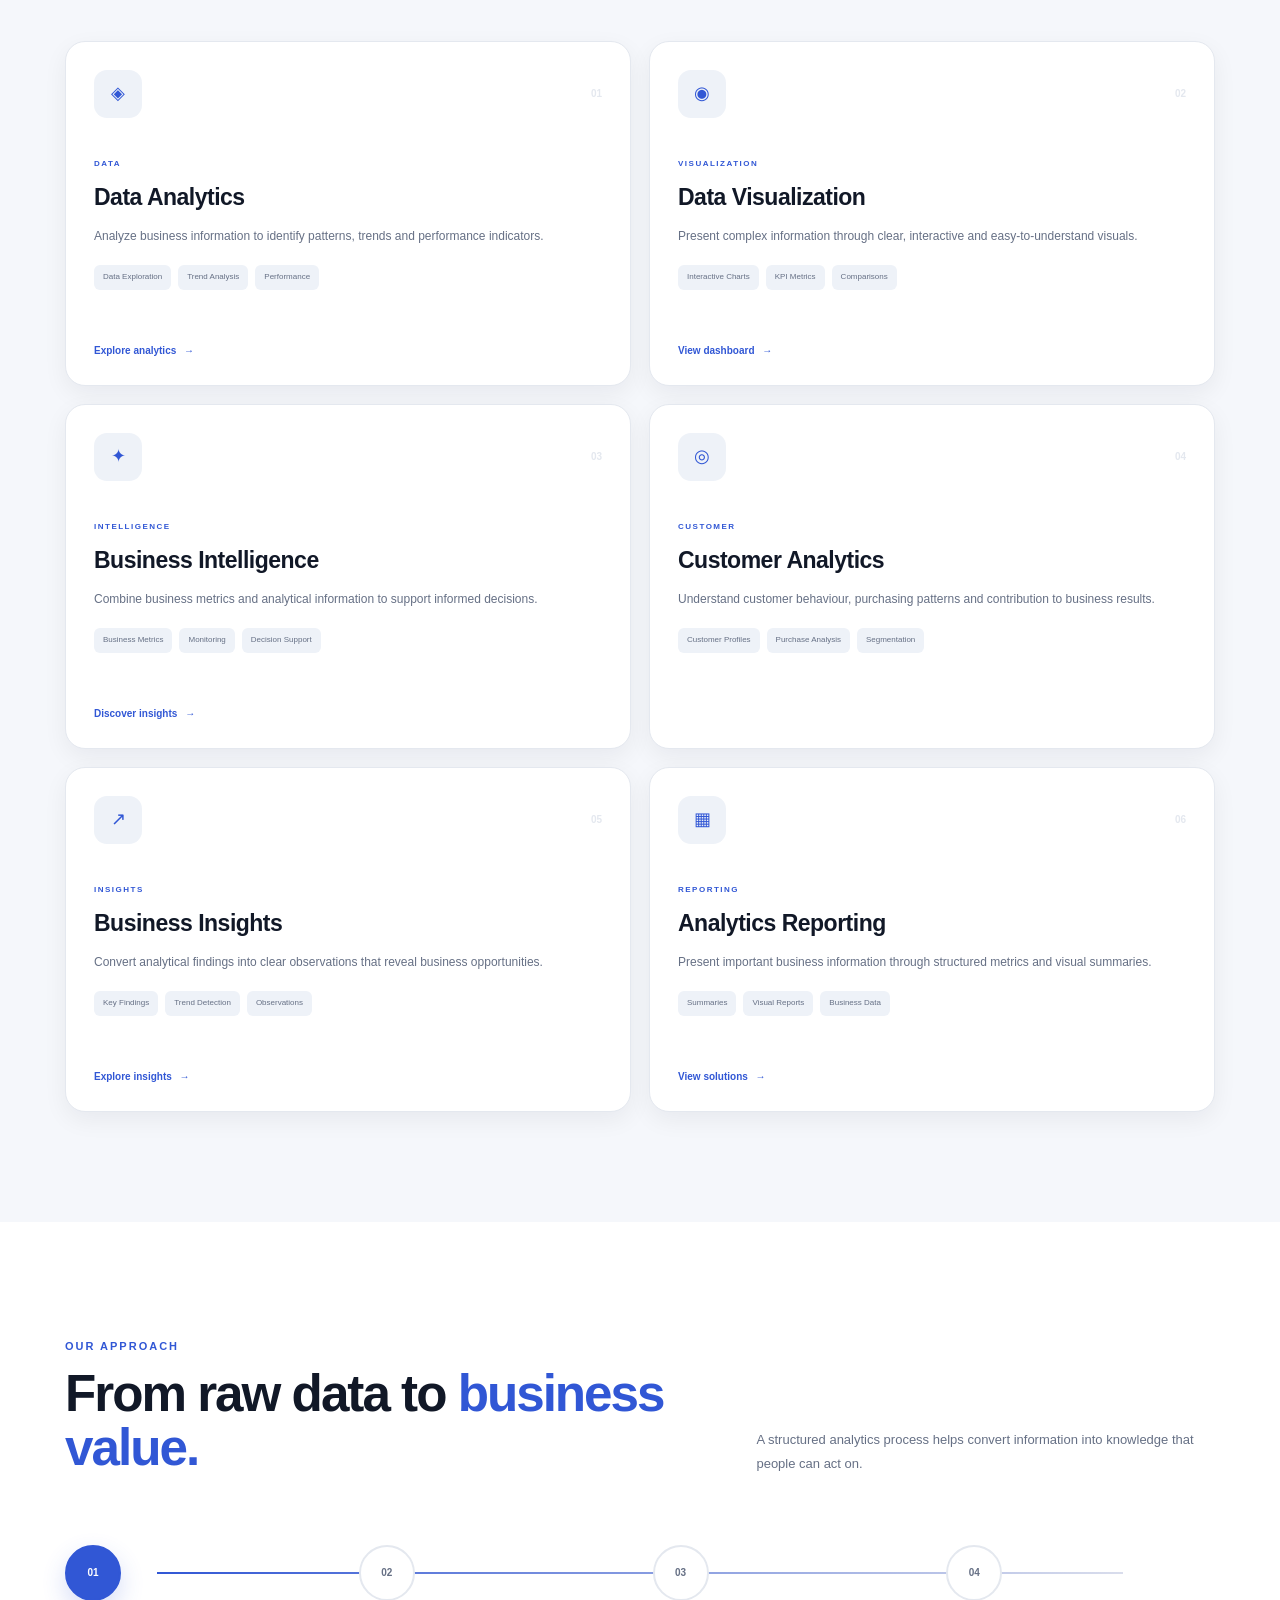
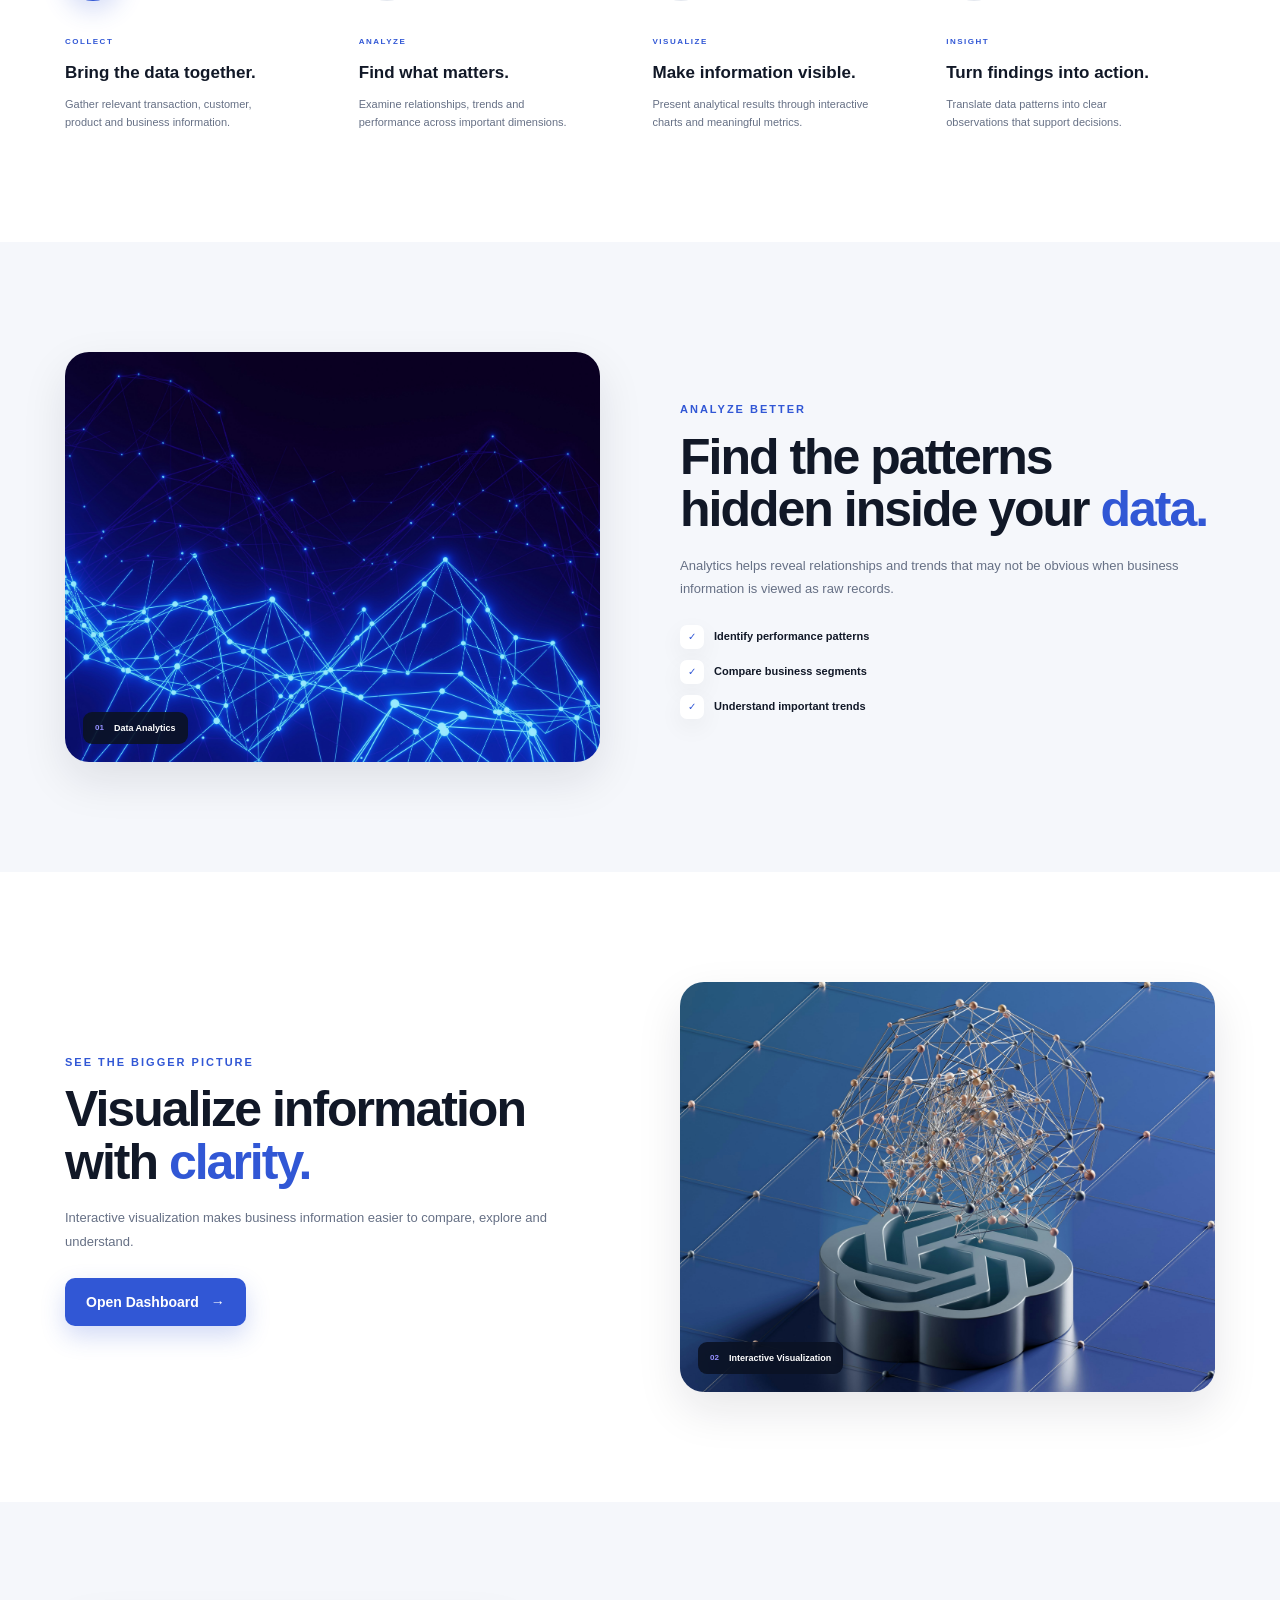
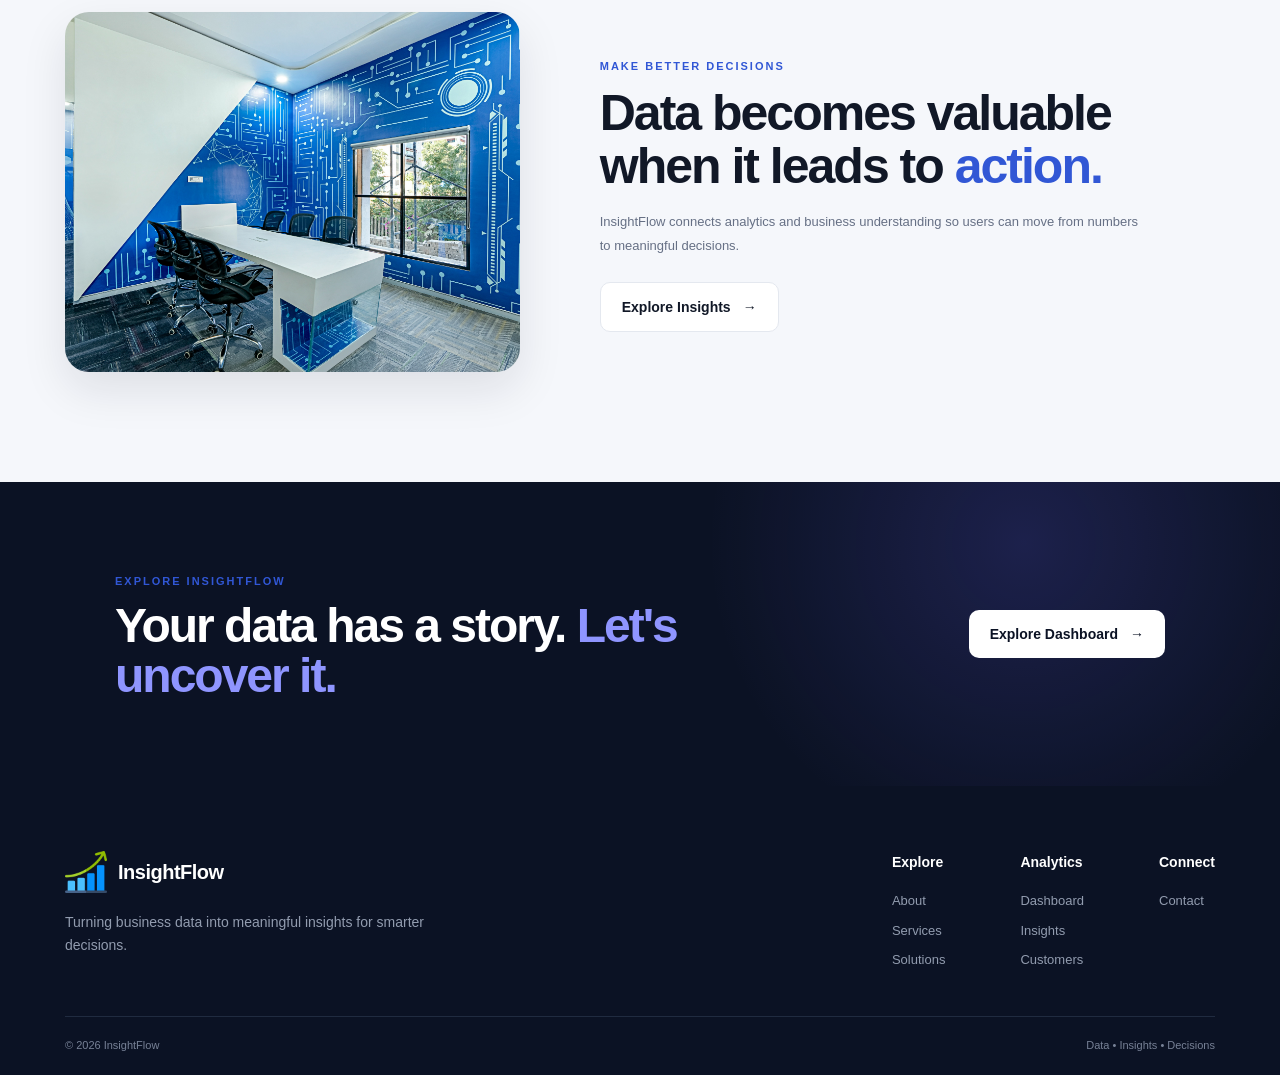
<file: services.html>
<!DOCTYPE html>
<html lang="en">
<head>
    <meta charset="UTF-8">
    <meta name="viewport" content="width=device-width, initial-scale=1.0">

    <title>Services | InsightFlow</title>

    <link rel="stylesheet" href="css/style.css">
    <link rel="stylesheet" href="css/services.css">
</head>

<body>

    <!-- ================= NAVBAR ================= -->

    <header class="navbar">
        <div class="nav-container">

            <a href="index.html" class="brand">
                <img src="images/logo/logo.png" alt="InsightFlow Logo">

                <div class="brand-text">
                    <span class="brand-name">InsightFlow</span>
                    
                </div>
            </a>

            <nav class="nav-menu">
                <a href="index.html" class="nav-link">Home</a>
                <a href="about.html" class="nav-link">About</a>
                <a href="services.html" class="nav-link active">Services</a>
                <a href="solutions.html" class="nav-link">Solutions</a>
                <a href="dashboard.html" class="nav-link">Dashboard</a>
                <a href="insights.html" class="nav-link">Insights</a>
                
                <a href="contact.html" class="nav-link">Contact</a>
            </nav>

            <div class="nav-actions">

                <button class="theme-toggle" id="themeToggle">
                    <span id="themeIcon">☾</span>
                </button>

                <button class="menu-toggle" id="menuToggle">
                    <span></span>
                    <span></span>
                    <span></span>
                </button>

            </div>

        </div>
    </header>


    <main>

        <!-- ================= HERO ================= -->

        <section class="services-hero">

            <div class="hero-grid-lines"></div>

            <div class="services-hero-container">

                <div class="services-hero-content">

                    <span class="section-label">OUR SERVICES</span>

                    <h1>
                        Analytics that turn
                        <span>data into direction.</span>
                    </h1>

                    <p>
                        InsightFlow combines data analysis, visualization
                        and business intelligence to help organizations
                        understand performance and make confident decisions.
                    </p>

                    <div class="hero-actions">

                        <a href="dashboard.html" class="btn btn-primary">
                            Explore Dashboard
                            <span>→</span>
                        </a>

                        <a href="#core-services" class="hero-text-link">
                            View our services ↓
                        </a>

                    </div>

                    <div class="hero-meta">

                        <div>
                            <strong>01</strong>
                            <span>Analyze</span>
                        </div>

                        <div>
                            <strong>02</strong>
                            <span>Visualize</span>
                        </div>

                        <div>
                            <strong>03</strong>
                            <span>Understand</span>
                        </div>

                    </div>

                </div>


                <!-- HERO ANALYTICS VISUAL -->

                <div class="services-hero-visual">

                    <div class="visual-backdrop"></div>

                    <div class="analytics-window">

                        <div class="window-top">

                            <div class="window-brand">
                                <span class="window-dot"></span>
                                INSIGHTFLOW ANALYTICS
                            </div>

                            <div class="window-status">
                                <span></span>
                                Analytics
                            </div>

                        </div>


                        <div class="window-heading">

                            <div>
                                <small>BUSINESS PERFORMANCE</small>
                                <h3>Data → Insight</h3>
                            </div>

                            <div class="window-icon">↗</div>

                        </div>


                        <div class="performance-chart">

                            <div class="chart-grid-line line-1"></div>
                            <div class="chart-grid-line line-2"></div>
                            <div class="chart-grid-line line-3"></div>

                            <div class="chart-column column-1"></div>
                            <div class="chart-column column-2"></div>
                            <div class="chart-column column-3"></div>
                            <div class="chart-column column-4"></div>
                            <div class="chart-column column-5"></div>
                            <div class="chart-column column-6"></div>
                            <div class="chart-column column-7"></div>

                        </div>


                        <div class="window-footer">

                            <div>
                                <small>PERFORMANCE</small>
                                <strong>+24.8%</strong>
                            </div>

                            <div>
                                <small>INSIGHT STATUS</small>
                                <strong>Positive trend</strong>
                            </div>

                        </div>

                    </div>


                    <div class="floating-data-card card-top-right">
                        <span class="floating-icon">◈</span>
                        <div>
                            <small>Data Analysis</small>
                            <strong>Patterns detected</strong>
                        </div>
                    </div>


                    <div class="floating-data-card card-bottom-left">
                        <span class="floating-icon">✦</span>
                        <div>
                            <small>Business Insight</small>
                            <strong>Decision ready</strong>
                        </div>
                    </div>

                </div>

            </div>

        </section>


        <!-- ================= WHAT WE DO ================= -->

        <section class="what-we-do">

            <div class="section-container">

                <div class="what-heading">

                    <div>

                        <span class="section-label">WHAT WE DO</span>

                        <h2>
                            One platform.
                            <span>Four stages.</span>
                        </h2>

                    </div>

                    <p>
                        InsightFlow connects the key stages of business
                        analytics into one simple journey — from raw
                        information to meaningful decisions.
                    </p>

                </div>


                <div class="analytics-journey">

                    <article class="journey-card">

                        <div class="journey-top">
                            <span class="journey-number">01</span>
                            <span class="journey-icon">↓</span>
                        </div>

                        <span class="journey-label">INPUT</span>

                        <h3>Collect Data</h3>

                        <p>
                            Gather relevant business information from
                            structured and reliable data sources.
                        </p>

                        <div class="journey-line"></div>

                    </article>


                    <article class="journey-card">

                        <div class="journey-top">
                            <span class="journey-number">02</span>
                            <span class="journey-icon">⌁</span>
                        </div>

                        <span class="journey-label">PROCESS</span>

                        <h3>Analyze</h3>

                        <p>
                            Examine business data to identify patterns,
                            relationships and performance trends.
                        </p>

                        <div class="journey-line"></div>

                    </article>


                    <article class="journey-card">

                        <div class="journey-top">
                            <span class="journey-number">03</span>
                            <span class="journey-icon">◉</span>
                        </div>

                        <span class="journey-label">VISUALIZE</span>

                        <h3>Explore Data</h3>

                        <p>
                            Convert analytical results into interactive
                            charts, metrics and visual information.
                        </p>

                        <div class="journey-line"></div>

                    </article>


                    <article class="journey-card journey-highlight">

                        <div class="journey-top">
                            <span class="journey-number">04</span>
                            <span class="journey-icon">✦</span>
                        </div>

                        <span class="journey-label">OUTCOME</span>

                        <h3>Generate Insights</h3>

                        <p>
                            Transform findings into clear observations
                            that support better business decisions.
                        </p>

                        <div class="journey-line"></div>

                    </article>

                </div>

            </div>

        </section>


        <!-- ================= CORE SERVICES ================= -->

        <section class="core-services" id="core-services">

            <div class="section-container">

                <div class="section-heading centered">

                    <span class="section-label">CORE SERVICES</span>

                    <h2>
                        Built for every stage of
                        <span>business analytics.</span>
                    </h2>

                    <p>
                        Explore the capabilities that help turn business
                        information into useful analytical knowledge.
                    </p>

                </div>


                <div class="services-grid">

                    <article class="service-card">

                        <div class="service-card-top">

                            <div class="service-icon">◈</div>

                            <span class="service-number">01</span>

                        </div>

                        <div class="service-content">

                            <span class="service-tag">DATA</span>

                            <h3>Data Analytics</h3>

                            <p>
                                Analyze business information to identify
                                patterns, trends and performance indicators.
                            </p>

                            <div class="service-features">
                                <span>Data Exploration</span>
                                <span>Trend Analysis</span>
                                <span>Performance</span>
                            </div>

                        </div>

                        <a href="dashboard.html" class="service-link">
                            Explore analytics <span>→</span>
                        </a>

                    </article>


                    <article class="service-card">

                        <div class="service-card-top">

                            <div class="service-icon">◉</div>

                            <span class="service-number">02</span>

                        </div>

                        <div class="service-content">

                            <span class="service-tag">VISUALIZATION</span>

                            <h3>Data Visualization</h3>

                            <p>
                                Present complex information through clear,
                                interactive and easy-to-understand visuals.
                            </p>

                            <div class="service-features">
                                <span>Interactive Charts</span>
                                <span>KPI Metrics</span>
                                <span>Comparisons</span>
                            </div>

                        </div>

                        <a href="dashboard.html" class="service-link">
                            View dashboard <span>→</span>
                        </a>

                    </article>


                    <article class="service-card">

                        <div class="service-card-top">

                            <div class="service-icon">✦</div>

                            <span class="service-number">03</span>

                        </div>

                        <div class="service-content">

                            <span class="service-tag">INTELLIGENCE</span>

                            <h3>Business Intelligence</h3>

                            <p>
                                Combine business metrics and analytical
                                information to support informed decisions.
                            </p>

                            <div class="service-features">
                                <span>Business Metrics</span>
                                <span>Monitoring</span>
                                <span>Decision Support</span>
                            </div>

                        </div>

                        <a href="insights.html" class="service-link">
                            Discover insights <span>→</span>
                        </a>

                    </article>


                    <article class="service-card">

                        <div class="service-card-top">

                            <div class="service-icon">◎</div>

                            <span class="service-number">04</span>

                        </div>

                        <div class="service-content">

                            <span class="service-tag">CUSTOMER</span>

                            <h3>Customer Analytics</h3>

                            <p>
                                Understand customer behaviour, purchasing
                                patterns and contribution to business results.
                            </p>

                            <div class="service-features">
                                <span>Customer Profiles</span>
                                <span>Purchase Analysis</span>
                                <span>Segmentation</span>
                            </div>

                        </div>

                        

                    </article>


                    <article class="service-card">

                        <div class="service-card-top">

                            <div class="service-icon">↗</div>

                            <span class="service-number">05</span>

                        </div>

                        <div class="service-content">

                            <span class="service-tag">INSIGHTS</span>

                            <h3>Business Insights</h3>

                            <p>
                                Convert analytical findings into clear
                                observations that reveal business opportunities.
                            </p>

                            <div class="service-features">
                                <span>Key Findings</span>
                                <span>Trend Detection</span>
                                <span>Observations</span>
                            </div>

                        </div>

                        <a href="insights.html" class="service-link">
                            Explore insights <span>→</span>
                        </a>

                    </article>


                    <article class="service-card">

                        <div class="service-card-top">

                            <div class="service-icon">▦</div>

                            <span class="service-number">06</span>

                        </div>

                        <div class="service-content">

                            <span class="service-tag">REPORTING</span>

                            <h3>Analytics Reporting</h3>

                            <p>
                                Present important business information
                                through structured metrics and visual summaries.
                            </p>

                            <div class="service-features">
                                <span>Summaries</span>
                                <span>Visual Reports</span>
                                <span>Business Data</span>
                            </div>

                        </div>

                        <a href="solutions.html" class="service-link">
                            View solutions <span>→</span>
                        </a>

                    </article>

                </div>

            </div>

        </section>


        <!-- ================= APPROACH ================= -->

        <section class="approach-section">

            <div class="section-container">

                <div class="approach-heading">

                    <div>

                        <span class="section-label">OUR APPROACH</span>

                        <h2>
                            From raw data to
                            <span>business value.</span>
                        </h2>

                    </div>

                    <p>
                        A structured analytics process helps convert
                        information into knowledge that people can act on.
                    </p>

                </div>


                <div class="approach-timeline">

                    <div class="timeline-line"></div>


                    <article class="approach-step active">

                        <div class="step-marker">
                            <span>01</span>
                        </div>

                        <div class="step-content">

                            <span>COLLECT</span>

                            <h3>Bring the data together.</h3>

                            <p>
                                Gather relevant transaction, customer,
                                product and business information.
                            </p>

                        </div>

                    </article>


                    <article class="approach-step">

                        <div class="step-marker">
                            <span>02</span>
                        </div>

                        <div class="step-content">

                            <span>ANALYZE</span>

                            <h3>Find what matters.</h3>

                            <p>
                                Examine relationships, trends and
                                performance across important dimensions.
                            </p>

                        </div>

                    </article>


                    <article class="approach-step">

                        <div class="step-marker">
                            <span>03</span>
                        </div>

                        <div class="step-content">

                            <span>VISUALIZE</span>

                            <h3>Make information visible.</h3>

                            <p>
                                Present analytical results through
                                interactive charts and meaningful metrics.
                            </p>

                        </div>

                    </article>


                    <article class="approach-step">

                        <div class="step-marker">
                            <span>04</span>
                        </div>

                        <div class="step-content">

                            <span>INSIGHT</span>

                            <h3>Turn findings into action.</h3>

                            <p>
                                Translate data patterns into clear
                                observations that support decisions.
                            </p>

                        </div>

                    </article>

                </div>

            </div>

        </section>


        <!-- ================= VISUAL STORY ================= -->

        <section class="visual-services">

            <div class="section-container visual-service-grid">

                <div class="visual-service-image">

                    <img src="images/services/services1.jpg"
                         alt="Data Analytics">

                    <div class="image-caption">
                        <span>01</span>
                        <strong>Data Analytics</strong>
                    </div>

                </div>


                <div class="visual-service-content">

                    <span class="section-label">ANALYZE BETTER</span>

                    <h2>
                        Find the patterns hidden
                        inside your <span>data.</span>
                    </h2>

                    <p>
                        Analytics helps reveal relationships and trends
                        that may not be obvious when business information
                        is viewed as raw records.
                    </p>

                    <div class="check-list">

                        <div>
                            <span>✓</span>
                            <p>Identify performance patterns</p>
                        </div>

                        <div>
                            <span>✓</span>
                            <p>Compare business segments</p>
                        </div>

                        <div>
                            <span>✓</span>
                            <p>Understand important trends</p>
                        </div>

                    </div>

                </div>

            </div>

        </section>


        <section class="visual-services visual-alt">

            <div class="section-container visual-service-grid">

                <div class="visual-service-content">

                    <span class="section-label">SEE THE BIGGER PICTURE</span>

                    <h2>
                        Visualize information
                        with <span>clarity.</span>
                    </h2>

                    <p>
                        Interactive visualization makes business
                        information easier to compare, explore and
                        understand.
                    </p>

                    <a href="dashboard.html" class="btn btn-primary">
                        Open Dashboard
                        <span>→</span>
                    </a>

                </div>


                <div class="visual-service-image">

                    <img src="images/services/services2.jpg"
                         alt="Data Visualization">

                    <div class="image-caption">
                        <span>02</span>
                        <strong>Interactive Visualization</strong>
                    </div>

                </div>

            </div>

        </section>


        <!-- ================= FINAL ================= -->

        <section class="final-service">

            <div class="section-container final-service-box">

                <div class="final-image">

                    <img src="images/services/services3.jpg"
                         alt="Business Insights">

                </div>


                <div class="final-content">

                    <span class="section-label">MAKE BETTER DECISIONS</span>

                    <h2>
                        Data becomes valuable
                        when it leads to <span>action.</span>
                    </h2>

                    <p>
                        InsightFlow connects analytics and business
                        understanding so users can move from numbers
                        to meaningful decisions.
                    </p>

                    <a href="insights.html" class="btn btn-secondary">
                        Explore Insights
                        <span>→</span>
                    </a>

                </div>

            </div>

        </section>


        <!-- ================= CTA ================= -->

        <section class="services-cta">

            <div class="services-cta-container">

                <div>

                    <span class="section-label">EXPLORE INSIGHTFLOW</span>

                    <h2>
                        Your data has a story.
                        <span>Let's uncover it.</span>
                    </h2>

                </div>

                <a href="dashboard.html" class="btn btn-light">
                    Explore Dashboard
                    <span>→</span>
                </a>

            </div>

        </section>

    </main>


    <!-- ================= FOOTER ================= -->

    <footer class="footer">

        <div class="footer-container">

            <div class="footer-brand">

                <a href="index.html" class="brand">

                    <img src="images/logo/logo.png"
                         alt="InsightFlow Logo">

                    <div class="brand-text">
                        <span class="brand-name">InsightFlow</span>
                        
                    </div>

                </a>

                <p>
                    Turning business data into meaningful insights
                    for smarter decisions.
                </p>

            </div>


            <div class="footer-links">

                <div>
                    <h4>Explore</h4>
                    <a href="about.html">About</a>
                    <a href="services.html">Services</a>
                    <a href="solutions.html">Solutions</a>
                </div>

                <div>
                    <h4>Analytics</h4>
                    <a href="dashboard.html">Dashboard</a>
                    <a href="insights.html">Insights</a>
                    <a href="customer-analytics.html">Customers</a>
                </div>

                <div>
                    <h4>Connect</h4>
                    <a href="contact.html">Contact</a>
                </div>

            </div>

        </div>


        <div class="footer-bottom">

            <span>
                © 2026 InsightFlow 
            </span>

            <span>
                Data • Insights • Decisions
            </span>

        </div>

    </footer>


    <script src="js/main.js"></script>

</body>
</html>
</file>
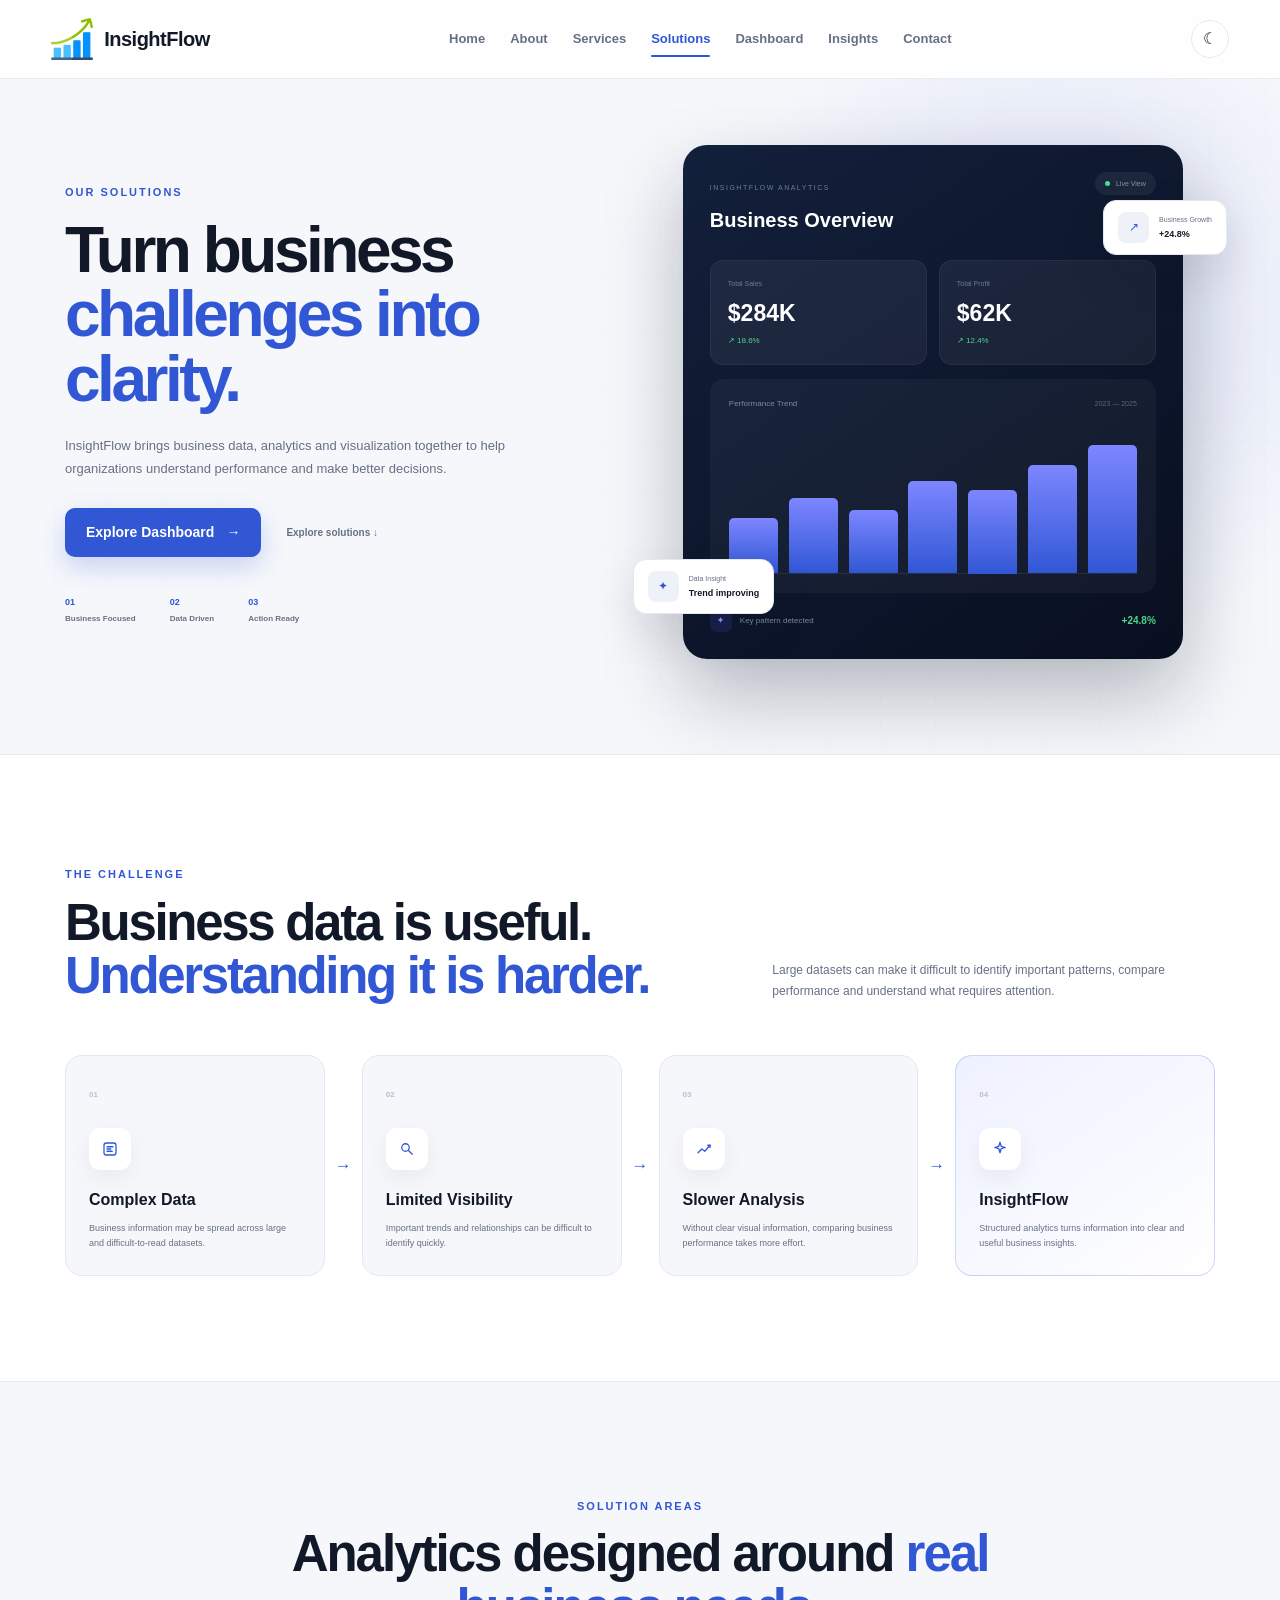
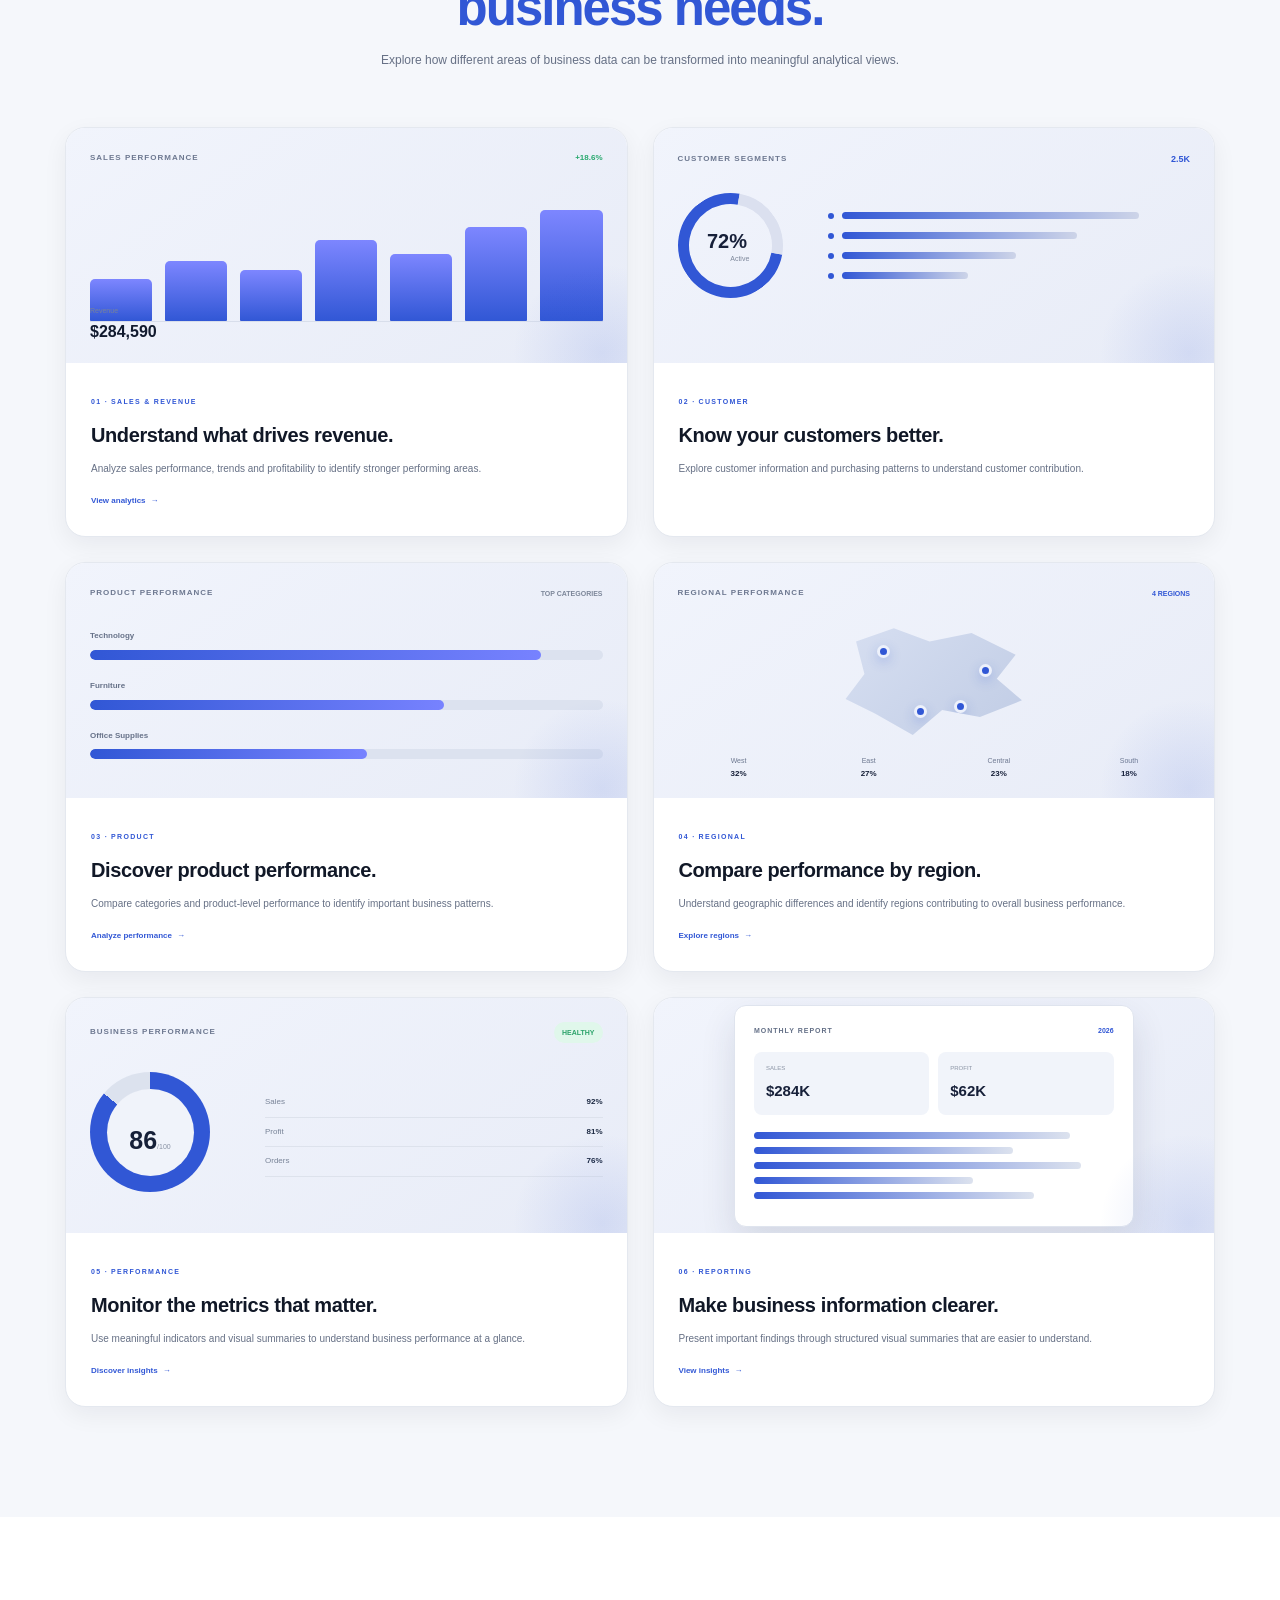
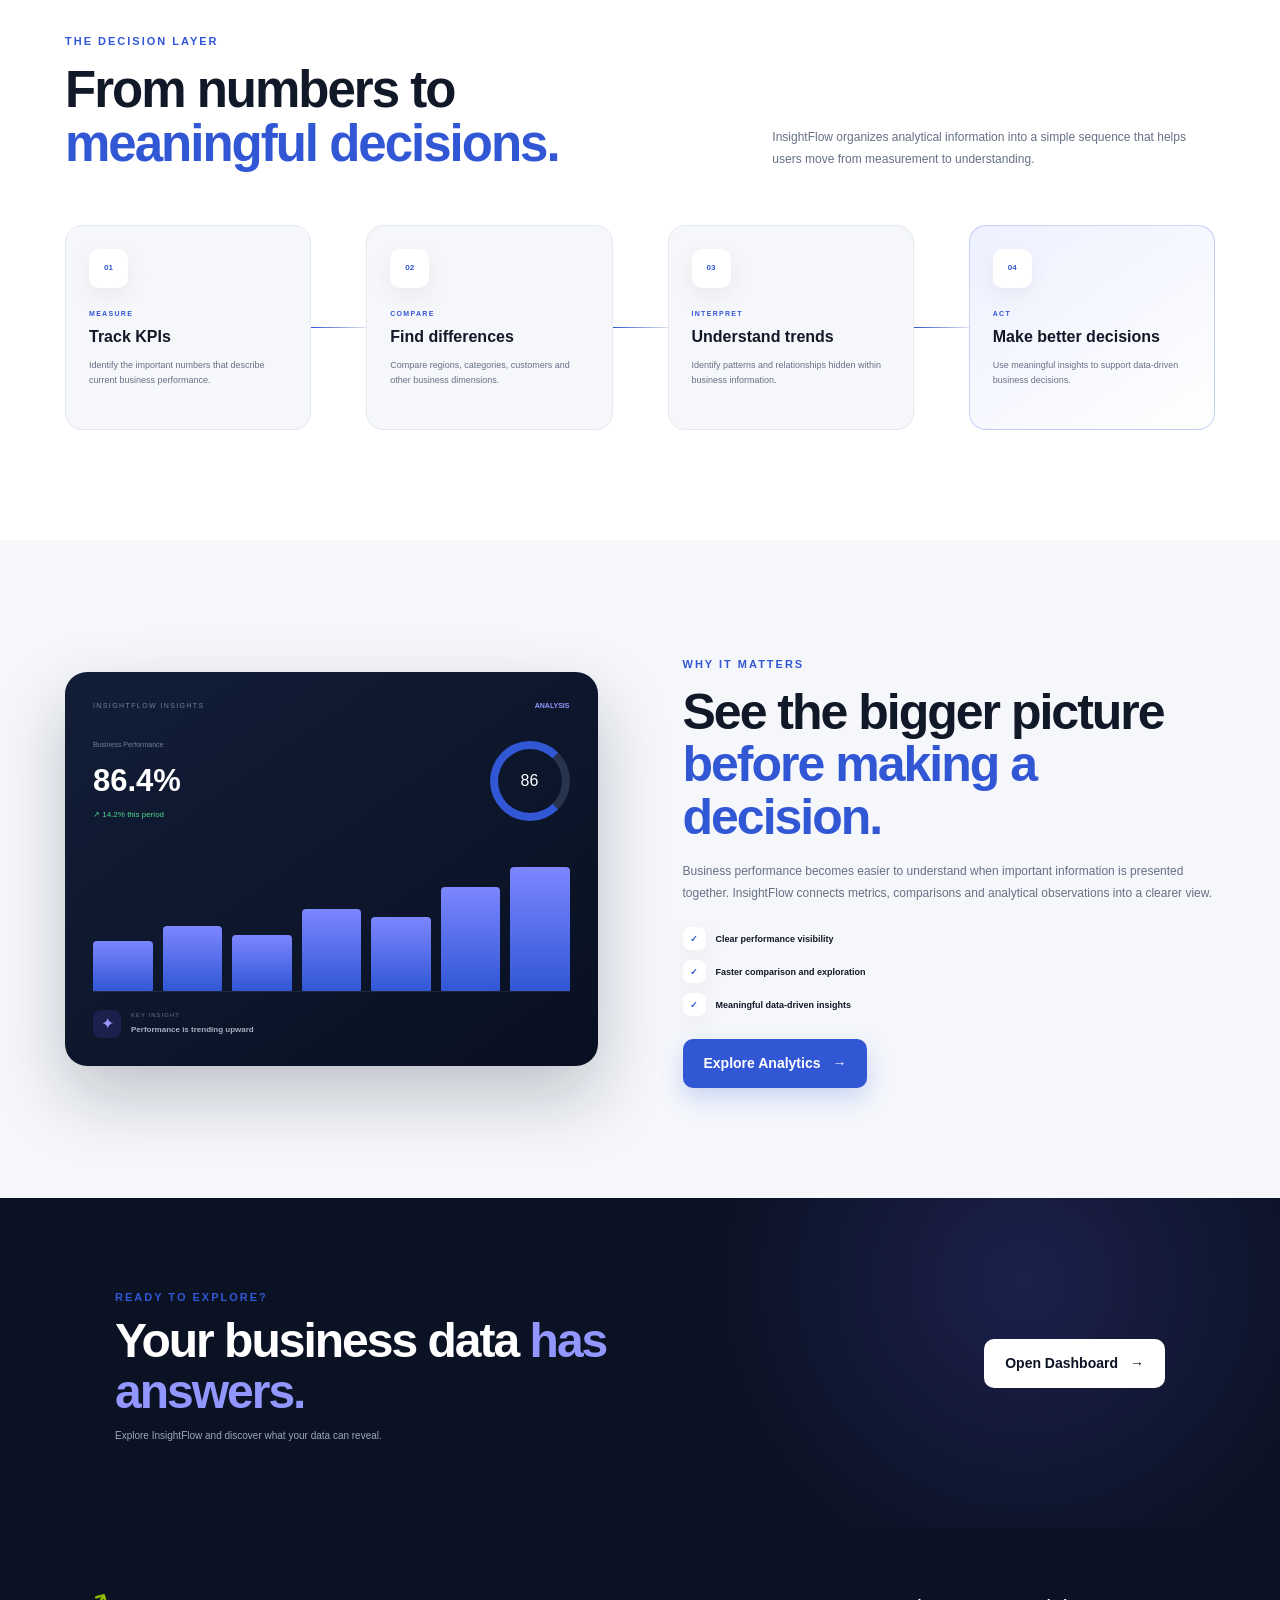
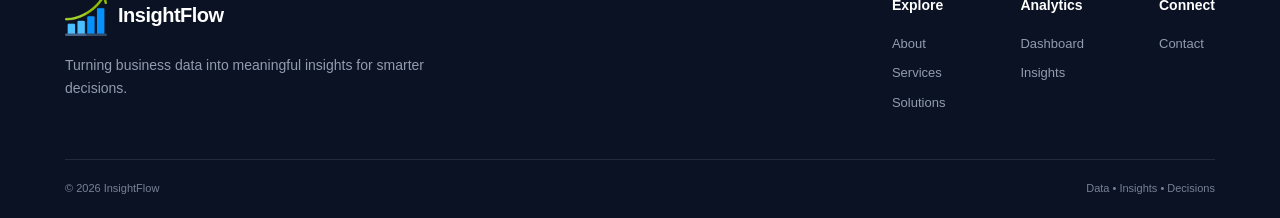
<file: solutions.html>
<!DOCTYPE html>
<html lang="en">
<head>
    <meta charset="UTF-8">
    <meta name="viewport" content="width=device-width, initial-scale=1.0">

    <title>Solutions | InsightFlow</title>

    <link rel="stylesheet" href="css/style.css">
    <link rel="stylesheet" href="css/solutions.css">
</head>

<body>

<!-- ================= NAVBAR ================= -->

<header class="navbar">
    <div class="nav-container">

        <a href="index.html" class="brand">
            <img src="images/logo/logo.png" alt="InsightFlow Logo">

            <div class="brand-text">
                <span class="brand-name">InsightFlow</span>
                
            </div>
        </a>

        <nav class="nav-menu">
            <a href="index.html" class="nav-link">Home</a>
            <a href="about.html" class="nav-link">About</a>
            <a href="services.html" class="nav-link">Services</a>
            <a href="solutions.html" class="nav-link active">Solutions</a>
            <a href="dashboard.html" class="nav-link">Dashboard</a>
            <a href="insights.html" class="nav-link">Insights</a>
            
            <a href="contact.html" class="nav-link">Contact</a>
        </nav>

        <div class="nav-actions">
            <button class="theme-toggle" id="themeToggle">
                <span id="themeIcon">☾</span>
            </button>

            <button class="menu-toggle" id="menuToggle">
                <span></span>
                <span></span>
                <span></span>
            </button>
        </div>

    </div>
</header>


<main>

<!-- ================= HERO ================= -->

<section class="solutions-hero">

    <div class="hero-grid"></div>

    <div class="solutions-hero-container">

        <div class="solutions-hero-content">

            <span class="section-label">
                OUR SOLUTIONS
            </span>

            <h1>
                Turn business
                <span>challenges into clarity.</span>
            </h1>

            <p>
                InsightFlow brings business data, analytics and
                visualization together to help organizations
                understand performance and make better decisions.
            </p>

            <div class="hero-actions">

                <a href="dashboard.html" class="btn btn-primary">
                    Explore Dashboard
                    <span>→</span>
                </a>

                <a href="#solutions" class="text-link">
                    Explore solutions
                    <span>↓</span>
                </a>

            </div>

            <div class="hero-stats">

                <div>
                    <strong>01</strong>
                    <span>Business Focused</span>
                </div>

                <div>
                    <strong>02</strong>
                    <span>Data Driven</span>
                </div>

                <div>
                    <strong>03</strong>
                    <span>Action Ready</span>
                </div>

            </div>

        </div>


        <!-- ANALYTICS HERO VISUAL -->

        <div class="hero-visual">

            <div class="visual-glow"></div>

            <div class="analytics-window">

                <div class="window-header">

                    <div>
                        <small>INSIGHTFLOW ANALYTICS</small>
                        <h3>Business Overview</h3>
                    </div>

                    <span class="live-status">
                        <i></i>
                        Live View
                    </span>

                </div>


                <div class="hero-kpis">

                    <div class="hero-kpi">
                        <small>Total Sales</small>
                        <strong>$284K</strong>
                        <span>↗ 18.6%</span>
                    </div>

                    <div class="hero-kpi">
                        <small>Total Profit</small>
                        <strong>$62K</strong>
                        <span>↗ 12.4%</span>
                    </div>

                </div>


                <div class="hero-chart">

                    <div class="chart-top">
                        <span>Performance Trend</span>
                        <small>2023 — 2025</small>
                    </div>

                    <div class="bars">

                        <i style="height:38%"></i>
                        <i style="height:52%"></i>
                        <i style="height:44%"></i>
                        <i style="height:64%"></i>
                        <i style="height:58%"></i>
                        <i style="height:75%"></i>
                        <i style="height:89%"></i>

                    </div>

                </div>


                <div class="window-footer">

                    <span>
                        <b>✦</b>
                        Key pattern detected
                    </span>

                    <strong>+24.8%</strong>

                </div>

            </div>


            <div class="floating-card floating-top">

                <div class="float-icon">↗</div>

                <div>
                    <small>Business Growth</small>
                    <strong>+24.8%</strong>
                </div>

            </div>


            <div class="floating-card floating-bottom">

                <div class="float-icon">✦</div>

                <div>
                    <small>Data Insight</small>
                    <strong>Trend improving</strong>
                </div>

            </div>

        </div>

    </div>

</section>


<!-- ================= CHALLENGE ================= -->

<section class="challenge-section">

    <div class="section-container">

        <div class="challenge-heading">

            <div>

                <span class="section-label">
                    THE CHALLENGE
                </span>

                <h2>
                    Business data is useful.
                    <span>Understanding it is harder.</span>
                </h2>

            </div>

            <p>
                Large datasets can make it difficult to identify
                important patterns, compare performance and
                understand what requires attention.
            </p>

        </div>


        <div class="challenge-flow">

            <div class="challenge-card">

                <span class="step-number">01</span>

                <div class="icon-box">
                    <svg viewBox="0 0 24 24">
                        <rect x="4" y="4" width="16" height="16" rx="3"/>
                        <path d="M8 9h8M8 12h5M8 15h7"/>
                    </svg>
                </div>

                <h3>Complex Data</h3>

                <p>
                    Business information may be spread across
                    large and difficult-to-read datasets.
                </p>

            </div>


            <div class="flow-arrow">→</div>


            <div class="challenge-card">

                <span class="step-number">02</span>

                <div class="icon-box">
                    <svg viewBox="0 0 24 24">
                        <circle cx="10" cy="10" r="5"/>
                        <path d="m14 14 5 5"/>
                    </svg>
                </div>

                <h3>Limited Visibility</h3>

                <p>
                    Important trends and relationships can be
                    difficult to identify quickly.
                </p>

            </div>


            <div class="flow-arrow">→</div>


            <div class="challenge-card">

                <span class="step-number">03</span>

                <div class="icon-box">
                    <svg viewBox="0 0 24 24">
                        <path d="M4 17l5-5 4 3 7-8"/>
                        <path d="M17 7h3v3"/>
                    </svg>
                </div>

                <h3>Slower Analysis</h3>

                <p>
                    Without clear visual information, comparing
                    business performance takes more effort.
                </p>

            </div>


            <div class="flow-arrow">→</div>


            <div class="challenge-card final-challenge">

                <span class="step-number">04</span>

                <div class="icon-box">
                    <svg viewBox="0 0 24 24">
                        <path d="m12 3 1.6 5.4L19 10l-5.4 1.6L12 17l-1.6-5.4L5 10l5.4-1.6L12 3Z"/>
                    </svg>
                </div>

                <h3>InsightFlow</h3>

                <p>
                    Structured analytics turns information into
                    clear and useful business insights.
                </p>

            </div>

        </div>

    </div>

</section>


<!-- ================= SOLUTION AREAS ================= -->

<section class="solutions-section" id="solutions">

    <div class="section-container">

        <div class="section-heading centered">

            <span class="section-label">
                SOLUTION AREAS
            </span>

            <h2>
                Analytics designed around
                <span>real business needs.</span>
            </h2>

            <p>
                Explore how different areas of business data can
                be transformed into meaningful analytical views.
            </p>

        </div>


        <div class="solution-grid">


            <!-- SALES -->

            <article class="solution-card">

                <div class="solution-visual sales-visual">

                    <div class="visual-header">
                        <span>SALES PERFORMANCE</span>
                        <b>+18.6%</b>
                    </div>

                    <div class="sales-chart">

                        <div class="sales-bars">
                            <i style="height:35%"></i>
                            <i style="height:50%"></i>
                            <i style="height:42%"></i>
                            <i style="height:67%"></i>
                            <i style="height:56%"></i>
                            <i style="height:78%"></i>
                            <i style="height:92%"></i>
                        </div>

                    </div>

                    <div class="visual-value">
                        <small>Revenue</small>
                        <strong>$284,590</strong>
                    </div>

                </div>

                <div class="solution-content">

                    <span class="solution-tag">01 · SALES & REVENUE</span>

                    <h3>Understand what drives revenue.</h3>

                    <p>
                        Analyze sales performance, trends and
                        profitability to identify stronger
                        performing areas.
                    </p>

                    <a href="dashboard.html">
                        View analytics <span>→</span>
                    </a>

                </div>

            </article>


            <!-- CUSTOMER -->

            <article class="solution-card">

                <div class="solution-visual customer-visual">

                    <div class="customer-header">
                        <span>CUSTOMER SEGMENTS</span>
                        <b>2.5K</b>
                    </div>

                    <div class="customer-visual-body">

                        <div class="customer-circle">
                            <strong>72%</strong>
                            <small>Active</small>
                        </div>

                        <div class="customer-lines">

                            <div>
                                <span></span>
                                <i style="width:82%"></i>
                            </div>

                            <div>
                                <span></span>
                                <i style="width:65%"></i>
                            </div>

                            <div>
                                <span></span>
                                <i style="width:48%"></i>
                            </div>

                            <div>
                                <span></span>
                                <i style="width:35%"></i>
                            </div>

                        </div>

                    </div>

                </div>

                <div class="solution-content">

                    <span class="solution-tag">02 · CUSTOMER</span>

                    <h3>Know your customers better.</h3>

                    <p>
                        Explore customer information and purchasing
                        patterns to understand customer contribution.
                    </p>

                    

                </div>

            </article>


            <!-- PRODUCT -->

            <article class="solution-card">

                <div class="solution-visual product-visual">

                    <div class="product-header">
                        <span>PRODUCT PERFORMANCE</span>
                        <b>TOP CATEGORIES</b>
                    </div>

                    <div class="product-bars">

                        <div>
                            <span>Technology</span>
                            <i>
                                <b style="width:88%"></b>
                            </i>
                        </div>

                        <div>
                            <span>Furniture</span>
                            <i>
                                <b style="width:69%"></b>
                            </i>
                        </div>

                        <div>
                            <span>Office Supplies</span>
                            <i>
                                <b style="width:54%"></b>
                            </i>
                        </div>

                    </div>

                </div>

                <div class="solution-content">

                    <span class="solution-tag">03 · PRODUCT</span>

                    <h3>Discover product performance.</h3>

                    <p>
                        Compare categories and product-level
                        performance to identify important
                        business patterns.
                    </p>

                    <a href="dashboard.html">
                        Analyze performance <span>→</span>
                    </a>

                </div>

            </article>


            <!-- REGIONAL -->

            <article class="solution-card">

                <div class="solution-visual regional-visual">

                    <div class="regional-header">
                        <span>REGIONAL PERFORMANCE</span>
                        <b>4 REGIONS</b>
                    </div>

                    <div class="region-map">

                        <div class="map-shape">
                            <span class="map-dot dot-one"></span>
                            <span class="map-dot dot-two"></span>
                            <span class="map-dot dot-three"></span>
                            <span class="map-dot dot-four"></span>
                        </div>

                    </div>

                    <div class="region-labels">

                        <span>West <b>32%</b></span>
                        <span>East <b>27%</b></span>
                        <span>Central <b>23%</b></span>
                        <span>South <b>18%</b></span>

                    </div>

                </div>

                <div class="solution-content">

                    <span class="solution-tag">04 · REGIONAL</span>

                    <h3>Compare performance by region.</h3>

                    <p>
                        Understand geographic differences and
                        identify regions contributing to overall
                        business performance.
                    </p>

                    <a href="dashboard.html">
                        Explore regions <span>→</span>
                    </a>

                </div>

            </article>


            <!-- PERFORMANCE -->

            <article class="solution-card">

                <div class="solution-visual performance-visual">

                    <div class="performance-header">
                        <span>BUSINESS PERFORMANCE</span>
                        <b>HEALTHY</b>
                    </div>

                    <div class="performance-body">

                        <div class="gauge">

                            <div class="gauge-inner">
                                <strong>86</strong>
                                <small>/100</small>
                            </div>

                        </div>

                        <div class="performance-metrics">

                            <div>
                                <span>Sales</span>
                                <b>92%</b>
                            </div>

                            <div>
                                <span>Profit</span>
                                <b>81%</b>
                            </div>

                            <div>
                                <span>Orders</span>
                                <b>76%</b>
                            </div>

                        </div>

                    </div>

                </div>

                <div class="solution-content">

                    <span class="solution-tag">05 · PERFORMANCE</span>

                    <h3>Monitor the metrics that matter.</h3>

                    <p>
                        Use meaningful indicators and visual
                        summaries to understand business
                        performance at a glance.
                    </p>

                    <a href="insights.html">
                        Discover insights <span>→</span>
                    </a>

                </div>

            </article>


            <!-- REPORTING -->

            <article class="solution-card">

                <div class="solution-visual reporting-visual">

                    <div class="report-window">

                        <div class="report-top">
                            <span>MONTHLY REPORT</span>
                            <b>2026</b>
                        </div>

                        <div class="report-kpis">

                            <div>
                                <small>SALES</small>
                                <strong>$284K</strong>
                            </div>

                            <div>
                                <small>PROFIT</small>
                                <strong>$62K</strong>
                            </div>

                        </div>

                        <div class="report-lines">

                            <i style="width:88%"></i>
                            <i style="width:72%"></i>
                            <i style="width:91%"></i>
                            <i style="width:61%"></i>
                            <i style="width:78%"></i>

                        </div>

                    </div>

                </div>

                <div class="solution-content">

                    <span class="solution-tag">06 · REPORTING</span>

                    <h3>Make business information clearer.</h3>

                    <p>
                        Present important findings through
                        structured visual summaries that are
                        easier to understand.
                    </p>

                    <a href="insights.html">
                        View insights <span>→</span>
                    </a>

                </div>

            </article>

        </div>

    </div>

</section>


<!-- ================= DECISION LAYER ================= -->

<section class="decision-section">

    <div class="section-container">

        <div class="decision-heading">

            <div>

                <span class="section-label">
                    THE DECISION LAYER
                </span>

                <h2>
                    From numbers to
                    <span>meaningful decisions.</span>
                </h2>

            </div>

            <p>
                InsightFlow organizes analytical information
                into a simple sequence that helps users move
                from measurement to understanding.
            </p>

        </div>


        <div class="decision-flow">

            <div class="decision-step">

                <div class="decision-number">01</div>

                <span>MEASURE</span>

                <h3>Track KPIs</h3>

                <p>
                    Identify the important numbers that describe
                    current business performance.
                </p>

            </div>


            <div class="decision-line"></div>


            <div class="decision-step">

                <div class="decision-number">02</div>

                <span>COMPARE</span>

                <h3>Find differences</h3>

                <p>
                    Compare regions, categories, customers and
                    other business dimensions.
                </p>

            </div>


            <div class="decision-line"></div>


            <div class="decision-step">

                <div class="decision-number">03</div>

                <span>INTERPRET</span>

                <h3>Understand trends</h3>

                <p>
                    Identify patterns and relationships hidden
                    within business information.
                </p>

            </div>


            <div class="decision-line"></div>


            <div class="decision-step decision-final">

                <div class="decision-number">04</div>

                <span>ACT</span>

                <h3>Make better decisions</h3>

                <p>
                    Use meaningful insights to support
                    data-driven business decisions.
                </p>

            </div>

        </div>

    </div>

</section>


<!-- ================= FEATURE ================= -->

<section class="feature-section">

    <div class="section-container feature-grid">

        <div class="feature-dashboard">

            <div class="feature-top">

                <span>INSIGHTFLOW INSIGHTS</span>

                <b>ANALYSIS</b>

            </div>

            <div class="feature-main-value">

                <div>
                    <small>Business Performance</small>
                    <strong>86.4%</strong>
                    <span>↗ 14.2% this period</span>
                </div>

                <div class="mini-ring">
                    86
                </div>

            </div>


            <div class="feature-mini-chart">

                <i style="height:35%"></i>
                <i style="height:45%"></i>
                <i style="height:39%"></i>
                <i style="height:57%"></i>
                <i style="height:51%"></i>
                <i style="height:72%"></i>
                <i style="height:86%"></i>

            </div>


            <div class="feature-insight">

                <span>✦</span>

                <div>
                    <small>KEY INSIGHT</small>
                    <strong>Performance is trending upward</strong>
                </div>

            </div>

        </div>


        <div class="feature-content">

            <span class="section-label">
                WHY IT MATTERS
            </span>

            <h2>
                See the bigger picture
                <span>before making a decision.</span>
            </h2>

            <p>
                Business performance becomes easier to understand
                when important information is presented together.
                InsightFlow connects metrics, comparisons and
                analytical observations into a clearer view.
            </p>

            <div class="feature-points">

                <div>
                    <span>✓</span>
                    Clear performance visibility
                </div>

                <div>
                    <span>✓</span>
                    Faster comparison and exploration
                </div>

                <div>
                    <span>✓</span>
                    Meaningful data-driven insights
                </div>

            </div>

            <a href="dashboard.html" class="btn btn-primary">
                Explore Analytics
                <span>→</span>
            </a>

        </div>

    </div>

</section>


<!-- ================= CTA ================= -->

<section class="solutions-cta">

    <div class="solutions-cta-container">

        <div>

            <span class="section-label">
                READY TO EXPLORE?
            </span>

            <h2>
                Your business data
                <span>has answers.</span>
            </h2>

            <p>
                Explore InsightFlow and discover what your
                data can reveal.
            </p>

        </div>

        <a href="dashboard.html" class="btn btn-light">
            Open Dashboard
            <span>→</span>
        </a>

    </div>

</section>

</main>


<!-- ================= FOOTER ================= -->

<footer class="footer">

    <div class="footer-container">

        <div class="footer-brand">

            <a href="index.html" class="brand">

                <img src="images/logo/logo.png"
                     alt="InsightFlow Logo">

                <div class="brand-text">

                    <span class="brand-name">
                        InsightFlow
                    </span>

                    

                </div>

            </a>

            <p>
                Turning business data into meaningful insights
                for smarter decisions.
            </p>

        </div>


        <div class="footer-links">

            <div>
                <h4>Explore</h4>
                <a href="about.html">About</a>
                <a href="services.html">Services</a>
                <a href="solutions.html">Solutions</a>
            </div>

            <div>
                <h4>Analytics</h4>
                <a href="dashboard.html">Dashboard</a>
                <a href="insights.html">Insights</a>
            </div>

            <div>
                <h4>Connect</h4>
                <a href="contact.html">Contact</a>
            </div>

        </div>

    </div>


    <div class="footer-bottom">

        <span>
            © 2026 InsightFlow 
        </span>

        <span>
            Data • Insights • Decisions
        </span>

    </div>

</footer>


<script src="js/main.js"></script>

</body>
</html>
</file>
<file: css/style.css>
/* =====================================================
   INSIGHTFLOW - GLOBAL STYLES
   ===================================================== */

:root {
    --bg: #f5f7fb;
    --surface: #ffffff;
    --surface-soft: #eef2f8;
    --text: #111827;
    --text-soft: #667085;
    --border: #e4e8ef;

    --primary: #3157d5;
    --primary-dark: #1f3da5;
    --accent: #6c63ff;

    --navy: #0b1224;
    --navy-soft: #121b32;

    --shadow-sm: 0 8px 25px rgba(15, 23, 42, 0.06);
    --shadow-md: 0 18px 45px rgba(15, 23, 42, 0.10);

    --radius-sm: 10px;
    --radius-md: 18px;
    --radius-lg: 28px;

    --transition: 0.3s ease;
}

body.dark-mode {
    --bg: #080d18;
    --surface: #101827;
    --surface-soft: #172235;
    --text: #f5f7fb;
    --text-soft: #a8b1c2;
    --border: #263247;

    --navy: #050914;
    --navy-soft: #0d1526;
}


/* ================= RESET ================= */

* {
    margin: 0;
    padding: 0;
    box-sizing: border-box;
}

html {
    scroll-behavior: smooth;
}

body {
    font-family: "Segoe UI", Arial, sans-serif;
    background: var(--bg);
    color: var(--text);
    line-height: 1.6;
    transition: background 0.3s ease, color 0.3s ease;
}

a {
    text-decoration: none;
    color: inherit;
}

button {
    font: inherit;
}

img {
    max-width: 100%;
    display: block;
}


/* ================= NAVBAR ================= */

.navbar {
    position: fixed;
    top: 0;
    left: 0;
    width: 100%;
    z-index: 1000;

    background: rgba(255, 255, 255, 0.88);
    backdrop-filter: blur(18px);
    border-bottom: 1px solid rgba(228, 232, 239, 0.8);
}

.dark-mode .navbar {
    background: rgba(8, 13, 24, 0.88);
    border-color: rgba(38, 50, 71, 0.8);
}

.nav-container {
    width: min(1200px, 92%);
    min-height: 78px;
    margin: auto;

    display: flex;
    align-items: center;
    justify-content: space-between;
    gap: 30px;
}


/* ================= BRAND ================= */

.brand {
    display: flex;
    align-items: center;
    gap: 11px;
    flex-shrink: 0;
}

.brand img {
    width: 42px;
    height: 42px;
    object-fit: contain;
}

.brand-text {
    display: flex;
    flex-direction: column;
    line-height: 1.15;
}

.brand-name {
    font-size: 20px;
    font-weight: 800;
    letter-spacing: -0.5px;
}

.brand-subtitle {
    color: var(--text-soft);
    font-size: 8px;
    text-transform: uppercase;
    letter-spacing: 1.3px;
    margin-top: 3px;
}


/* ================= NAV LINKS ================= */

.nav-menu {
    display: flex;
    align-items: center;
    gap: 5px;
}

.nav-link {
    position: relative;
    padding: 9px 10px;

    font-size: 13px;
    font-weight: 600;
    color: var(--text-soft);

    transition: color var(--transition);
}

.nav-link:hover,
.nav-link.active {
    color: var(--primary);
}

.nav-link.active::after {
    content: "";
    position: absolute;
    bottom: 1px;
    left: 10px;
    right: 10px;

    height: 2px;
    border-radius: 20px;
    background: var(--primary);
}


/* ================= NAV ACTIONS ================= */

.nav-actions {
    display: flex;
    align-items: center;
    gap: 8px;
}

.theme-toggle {
    width: 38px;
    height: 38px;

    border: 1px solid var(--border);
    border-radius: 50%;

    background: var(--surface);
    color: var(--text);

    cursor: pointer;
    transition: var(--transition);
}

.theme-toggle:hover {
    background: var(--primary);
    color: white;
    transform: rotate(15deg);
}

.menu-toggle {
    display: none;

    width: 40px;
    height: 40px;

    border: 1px solid var(--border);
    border-radius: 10px;

    background: var(--surface);
    cursor: pointer;
}

.menu-toggle span {
    display: block;
    width: 19px;
    height: 2px;
    margin: 4px auto;

    background: var(--text);
    border-radius: 10px;
}


/* ================= BUTTONS ================= */

.btn {
    display: inline-flex;
    align-items: center;
    justify-content: center;
    gap: 12px;

    padding: 13px 21px;

    border-radius: 10px;

    font-size: 14px;
    font-weight: 700;

    transition: var(--transition);
}

.btn-primary {
    background: var(--primary);
    color: white;
    box-shadow: 0 10px 25px rgba(49, 87, 213, 0.22);
}

.btn-primary:hover {
    background: var(--primary-dark);
    transform: translateY(-2px);
}

.btn-secondary {
    background: var(--surface);
    color: var(--text);
    border: 1px solid var(--border);
}

.btn-secondary:hover {
    border-color: var(--primary);
    color: var(--primary);
    transform: translateY(-2px);
}

.btn-light {
    background: white;
    color: var(--navy);
}

.btn-light:hover {
    transform: translateY(-2px);
    box-shadow: var(--shadow-md);
}


/* ================= COMMON ================= */

.section-container {
    width: min(1150px, 92%);
    margin: auto;
}

.section-label {
    display: inline-block;

    color: var(--primary);
    font-size: 11px;
    font-weight: 800;
    letter-spacing: 2px;
    text-transform: uppercase;
}

.dark-mode .section-label {
    color: #8e9bff;
}


/* ================= FOOTER ================= */

.footer {
    background: var(--navy);
    color: white;
    padding: 65px 0 0;
}

.footer-container {
    width: min(1150px, 92%);
    margin: auto;

    display: flex;
    justify-content: space-between;
    gap: 60px;
}

.footer-brand {
    max-width: 360px;
}

.footer-brand .brand-name {
    color: white;
}

.footer-brand .brand-subtitle {
    color: #8e98ad;
}

.footer-brand p {
    color: #929caf;
    margin-top: 18px;
    font-size: 14px;
}

.footer-links {
    display: flex;
    gap: 75px;
}

.footer-links div {
    display: flex;
    flex-direction: column;
    gap: 9px;
}

.footer-links h4 {
    margin-bottom: 8px;
    font-size: 14px;
}

.footer-links a {
    color: #929caf;
    font-size: 13px;
    transition: var(--transition);
}

.footer-links a:hover {
    color: white;
    transform: translateX(3px);
}

.footer-bottom {
    width: min(1150px, 92%);
    margin: 45px auto 0;

    padding: 20px 0;

    border-top: 1px solid #202b40;

    display: flex;
    justify-content: space-between;

    color: #778196;
    font-size: 11px;
}


/* ================= RESPONSIVE ================= */

@media (max-width: 1050px) {

    .nav-menu {
        gap: 0;
    }

    .nav-link {
        padding: 8px 7px;
        font-size: 12px;
    }

    .nav-link.active::after {
        left: 7px;
        right: 7px;
    }

    .hero-container {
        gap: 35px;
    }
}


@media (max-width: 900px) {

    .nav-menu {
        position: absolute;
        top: 78px;
        left: 4%;

        width: 92%;

        display: none;
        flex-direction: column;
        align-items: stretch;

        padding: 15px;

        background: var(--surface);
        border: 1px solid var(--border);
        border-radius: 15px;

        box-shadow: var(--shadow-md);
    }

    .nav-menu.open {
        display: flex;
    }

    .nav-link {
        padding: 13px 15px;
        border-radius: 8px;
    }

    .nav-link:hover {
        background: var(--surface-soft);
    }

    .nav-link.active::after {
        display: none;
    }

    .menu-toggle {
        display: block;
    }
}


@media (max-width: 600px) {

    .nav-container {
        min-height: 70px;
    }

    .brand img {
        width: 36px;
        height: 36px;
    }

    .brand-name {
        font-size: 17px;
    }

    .brand-subtitle {
        font-size: 7px;
    }

    .footer-container {
        flex-direction: column;
    }

    .footer-links {
        flex-wrap: wrap;
        gap: 35px;
    }

    .footer-bottom {
        flex-direction: column;
        gap: 6px;
    }
}
</file>
<file: css/home.css>
/* =====================================================
   INSIGHTFLOW - HOME PAGE
   ===================================================== */


/* ================= HERO ================= */

.hero {
    position: relative;
    min-height: 760px;

    padding: 150px 0 80px;

    overflow: hidden;

    background:
        radial-gradient(circle at 78% 25%, rgba(49, 87, 213, 0.16), transparent 28%),
        radial-gradient(circle at 15% 65%, rgba(108, 99, 255, 0.08), transparent 30%),
        var(--bg);
}

.hero-background::before {
    content: "";
    position: absolute;
    width: 500px;
    height: 500px;

    right: -220px;
    top: 70px;

    border: 1px solid rgba(49, 87, 213, 0.12);
    border-radius: 50%;
}

.hero-background::after {
    content: "";
    position: absolute;
    width: 380px;
    height: 380px;

    right: -155px;
    top: 130px;

    border: 1px solid rgba(49, 87, 213, 0.09);
    border-radius: 50%;
}


.hero-container {
    position: relative;
    z-index: 2;

    width: min(1150px, 92%);
    margin: auto;

    display: grid;
    grid-template-columns: 0.95fr 1.05fr;
    align-items: center;
    gap: 70px;
}


/* ================= HERO CONTENT ================= */

.hero-content {
    animation: heroReveal 0.8s ease both;
}

.hero-badge {
    display: inline-flex;
    align-items: center;
    gap: 9px;

    padding: 8px 12px;

    border: 1px solid var(--border);
    border-radius: 30px;

    background: var(--surface);

    color: var(--text-soft);

    font-size: 10px;
    font-weight: 800;
    letter-spacing: 1.2px;

    box-shadow: var(--shadow-sm);
}

.badge-dot {
    width: 7px;
    height: 7px;

    border-radius: 50%;
    background: #3bc47b;

    box-shadow: 0 0 0 5px rgba(59, 196, 123, 0.1);
}


.hero h1 {
    max-width: 650px;

    margin: 25px 0 20px;

    font-size: clamp(48px, 6vw, 76px);
    line-height: 0.98;

    letter-spacing: -4px;
    font-weight: 800;
}

.hero h1 span {
    color: var(--primary);
}

.hero h1 strong {
    display: block;
    font-weight: 800;
}


.hero-description {
    max-width: 570px;

    color: var(--text-soft);

    font-size: 16px;
    line-height: 1.8;
}


.hero-buttons {
    display: flex;
    flex-wrap: wrap;
    gap: 12px;

    margin-top: 30px;
}


.hero-trust {
    display: flex;
    align-items: center;
    gap: 10px;

    margin-top: 25px;

    color: var(--text-soft);
    font-size: 10px;
    font-weight: 600;
}

.trust-line {
    width: 35px;
    height: 1px;
    background: var(--border);
}


/* ================= HERO VISUAL ================= */

.hero-visual {
    position: relative;
    min-height: 470px;

    display: flex;
    align-items: center;
    justify-content: center;

    animation: visualReveal 1s ease 0.15s both;
}


.dashboard-preview {
    position: relative;

    width: min(510px, 100%);

    padding: 25px;

    border: 1px solid rgba(255, 255, 255, 0.13);
    border-radius: 24px;

    background:
        linear-gradient(145deg, #121c31, #0b1224);

    color: white;

    box-shadow:
        0 35px 80px rgba(10, 18, 36, 0.28),
        0 0 0 1px rgba(49, 87, 213, 0.08);

    transform: perspective(1200px) rotateY(-4deg) rotateX(2deg);

    transition: transform 0.5s ease;
}

.dashboard-preview:hover {
    transform: perspective(1200px) rotateY(0deg) rotateX(0deg) translateY(-5px);
}


/* ================= PREVIEW HEADER ================= */

.preview-header {
    display: flex;
    align-items: flex-start;
    justify-content: space-between;
    gap: 20px;
}

.preview-label {
    color: #7f8ca8;

    font-size: 8px;
    font-weight: 800;
    letter-spacing: 1.4px;
}

.preview-header h3 {
    margin-top: 3px;

    font-size: 17px;
    font-weight: 700;
}


.live-status {
    display: flex;
    align-items: center;
    gap: 6px;

    padding: 6px 9px;

    border-radius: 20px;

    background: rgba(255, 255, 255, 0.06);

    color: #aeb9cc;

    font-size: 8px;
}

.live-status span {
    width: 5px;
    height: 5px;

    border-radius: 50%;
    background: #42d78a;
}


/* ================= MINI KPI ================= */

.mini-kpis {
    display: grid;
    grid-template-columns: 1fr 1fr;
    gap: 12px;

    margin-top: 22px;
}

.mini-kpi {
    padding: 15px;

    border: 1px solid rgba(255, 255, 255, 0.07);
    border-radius: 13px;

    background: rgba(255, 255, 255, 0.045);
}

.mini-kpi span {
    display: block;

    color: #7f8ca8;
    font-size: 9px;
}

.mini-kpi strong {
    display: block;

    margin-top: 4px;

    font-size: 21px;
}

.mini-kpi small {
    color: #51d892;
    font-size: 9px;
}


/* ================= CHART ================= */

.chart-area {
    margin-top: 17px;

    padding: 17px;

    border-radius: 14px;

    background: rgba(255, 255, 255, 0.035);
}

.chart-title {
    display: flex;
    justify-content: space-between;

    color: #c9d0dc;

    font-size: 10px;
    font-weight: 700;
}

.chart-period {
    color: #68758e;
    font-size: 8px;
}


.chart-bars {
    height: 155px;

    margin-top: 20px;

    display: flex;
    align-items: flex-end;
    justify-content: space-between;
    gap: 9px;

    border-bottom: 1px solid rgba(255, 255, 255, 0.08);
}


.bar-item {
    height: 100%;

    flex: 1;

    display: flex;
    flex-direction: column;
    justify-content: flex-end;
    align-items: center;
    gap: 7px;
}

.bar-item span {
    color: #65728a;
    font-size: 7px;
}


.bar {
    width: 100%;
    max-width: 25px;

    border-radius: 6px 6px 2px 2px;

    background: linear-gradient(
        to top,
        #3157d5,
        #7080ff
    );

    box-shadow: 0 5px 15px rgba(49, 87, 213, 0.2);

    animation: growBar 1.1s ease both;
}

.bar-1 { height: 48%; animation-delay: 0.1s; }
.bar-2 { height: 58%; animation-delay: 0.15s; }
.bar-3 { height: 51%; animation-delay: 0.2s; }
.bar-4 { height: 72%; animation-delay: 0.25s; }
.bar-5 { height: 64%; animation-delay: 0.3s; }
.bar-6 { height: 78%; animation-delay: 0.35s; }
.bar-7 { height: 71%; animation-delay: 0.4s; }
.bar-8 { height: 91%; animation-delay: 0.45s; }


/* ================= PREVIEW BOTTOM ================= */

.preview-bottom {
    display: flex;
    align-items: center;
    justify-content: space-between;
    gap: 15px;

    margin-top: 16px;
}

.insight-chip {
    display: flex;
    align-items: center;
    gap: 9px;
}

.chip-icon {
    width: 30px;
    height: 30px;

    display: grid;
    place-items: center;

    border-radius: 8px;

    background: rgba(108, 99, 255, 0.18);
    color: #9a93ff;
}

.insight-chip small {
    display: block;
    color: #68758e;
    font-size: 7px;
}

.insight-chip strong {
    display: block;
    margin-top: 2px;
    font-size: 9px;
    font-weight: 600;
}

.growth-circle {
    width: 50px;
    height: 50px;

    display: grid;
    place-items: center;

    border: 2px solid rgba(71, 211, 140, 0.3);
    border-radius: 50%;

    color: #53d895;
    font-size: 9px;
    font-weight: 800;
}


/* ================= FLOATING CARDS ================= */

.floating-card {
    position: absolute;

    display: flex;
    align-items: center;
    gap: 10px;

    padding: 12px 15px;

    border: 1px solid var(--border);
    border-radius: 12px;

    background: var(--surface);

    box-shadow: var(--shadow-md);

    animation: floatCard 4s ease-in-out infinite;
}

.floating-card span {
    width: 29px;
    height: 29px;

    display: grid;
    place-items: center;

    border-radius: 8px;

    background: var(--surface-soft);
    color: var(--primary);

    font-size: 13px;
}

.floating-card small {
    display: block;

    color: var(--text-soft);
    font-size: 8px;
}

.floating-card strong {
    display: block;

    margin-top: 2px;

    font-size: 10px;
}

.floating-card-one {
    left: -20px;
    top: 82px;
}

.floating-card-two {
    right: -20px;
    bottom: 80px;

    animation-delay: -2s;
}


/* ================= STATS ================= */

.stats-section {
    position: relative;
    z-index: 3;

    margin-top: -1px;

    background: var(--surface);

    border-top: 1px solid var(--border);
    border-bottom: 1px solid var(--border);
}

.stats-container {
    width: min(1050px, 92%);
    min-height: 125px;
    margin: auto;

    display: grid;
    grid-template-columns: 1fr auto 1fr auto 1fr auto 1fr;
    align-items: center;
    gap: 25px;
}

.stat-item {
    text-align: center;
}

.stat-item strong {
    display: block;

    color: var(--text);

    font-size: 30px;
    line-height: 1;
    letter-spacing: -1px;
}

.stat-item span {
    display: block;

    margin-top: 7px;

    color: var(--text-soft);

    font-size: 10px;
    font-weight: 600;
}

.stat-divider {
    width: 1px;
    height: 40px;

    background: var(--border);
}


/* ================= INTRO ================= */

.intro-section {
    padding: 110px 0;
    background: var(--bg);
}

.section-heading {
    max-width: 650px;
}

.section-heading h2 {
    margin-top: 10px;

    font-size: clamp(34px, 4vw, 50px);
    line-height: 1.05;
    letter-spacing: -2px;
}

.section-heading h2 span {
    color: var(--primary);
}

.section-heading p {
    max-width: 580px;

    margin-top: 18px;

    color: var(--text-soft);

    font-size: 14px;
}


/* ================= FEATURE GRID ================= */

.feature-grid {
    display: grid;
    grid-template-columns: repeat(3, 1fr);
    gap: 18px;

    margin-top: 50px;
}

.feature-card {
    position: relative;

    min-height: 275px;

    padding: 27px;

    border: 1px solid var(--border);
    border-radius: 20px;

    background: var(--surface);

    box-shadow: var(--shadow-sm);

    overflow: hidden;

    transition: var(--transition);
}

.feature-card:hover {
    transform: translateY(-7px);
    box-shadow: var(--shadow-md);
}

.feature-card.featured {
    background:
        linear-gradient(
            145deg,
            #121d36,
            #0b1224
        );

    color: white;

    border-color: transparent;
}

.feature-number {
    position: absolute;
    right: 25px;
    top: 22px;

    color: var(--border);

    font-size: 11px;
    font-weight: 800;
}

.featured .feature-number {
    color: #34405a;
}

.feature-icon {
    width: 48px;
    height: 48px;

    display: grid;
    place-items: center;

    margin-bottom: 30px;

    border-radius: 13px;

    background: var(--surface-soft);
    color: var(--primary);

    font-size: 19px;
}

.featured .feature-icon {
    background: rgba(108, 99, 255, 0.17);
    color: #9b95ff;
}

.feature-card h3 {
    font-size: 18px;
}

.feature-card p {
    margin-top: 10px;

    color: var(--text-soft);

    font-size: 12px;
    line-height: 1.7;
}

.featured p {
    color: #9ba6ba;
}

.feature-card a {
    position: absolute;
    bottom: 25px;

    color: var(--primary);

    font-size: 11px;
    font-weight: 700;
}

.featured a {
    color: #a09aff;
}


/* ================= CTA ================= */

.cta-section {
    padding: 85px 0;

    background:
        radial-gradient(circle at 80% 20%, rgba(108, 99, 255, 0.18), transparent 30%),
        var(--navy);

    color: white;
}

.cta-container {
    width: min(1050px, 92%);
    margin: auto;

    display: flex;
    align-items: center;
    justify-content: space-between;
    gap: 50px;
}

.cta-container h2 {
    max-width: 600px;

    margin-top: 8px;

    font-size: clamp(30px, 4vw, 48px);
    line-height: 1.05;
    letter-spacing: -2px;
}

.cta-container h2 span {
    color: #8992ff;
}

.cta-container p {
    max-width: 550px;

    margin-top: 15px;

    color: #9da8bb;

    font-size: 13px;
}


/* ================= ANIMATIONS ================= */

@keyframes heroReveal {
    from {
        opacity: 0;
        transform: translateY(25px);
    }

    to {
        opacity: 1;
        transform: translateY(0);
    }
}

@keyframes visualReveal {
    from {
        opacity: 0;
        transform: translateX(35px);
    }

    to {
        opacity: 1;
        transform: translateX(0);
    }
}

@keyframes growBar {
    from {
        transform: scaleY(0);
        transform-origin: bottom;
    }

    to {
        transform: scaleY(1);
        transform-origin: bottom;
    }
}

@keyframes floatCard {
    0%,
    100% {
        transform: translateY(0);
    }

    50% {
        transform: translateY(-8px);
    }
}


/* ================= RESPONSIVE ================= */

@media (max-width: 900px) {

    .hero {
        padding-top: 130px;
    }

    .hero-container {
        grid-template-columns: 1fr;
    }

    .hero-content {
        text-align: center;
    }

    .hero-description {
        margin-left: auto;
        margin-right: auto;
    }

    .hero-buttons {
        justify-content: center;
    }

    .hero-trust {
        justify-content: center;
    }

    .hero-visual {
        min-height: 430px;
    }

    .stats-container {
        grid-template-columns: 1fr 1fr;
        padding: 30px 0;
    }

    .stat-divider {
        display: none;
    }

    .feature-grid {
        grid-template-columns: 1fr 1fr;
    }

    .cta-container {
        flex-direction: column;
        align-items: flex-start;
    }
}


@media (max-width: 600px) {

    .hero {
        min-height: auto;
        padding: 115px 0 65px;
    }

    .hero h1 {
        font-size: 48px;
        letter-spacing: -2.5px;
    }

    .hero-description {
        font-size: 14px;
    }

    .hero-visual {
        min-height: 390px;
    }

    .dashboard-preview {
        padding: 17px;
        border-radius: 18px;
        transform: none;
    }

    .dashboard-preview:hover {
        transform: translateY(-3px);
    }

    .floating-card {
        display: none;
    }

    .chart-bars {
        height: 125px;
    }

    .stats-container {
        grid-template-columns: 1fr 1fr;
    }

    .stat-item strong {
        font-size: 25px;
    }

    .feature-grid {
        grid-template-columns: 1fr;
    }

    .intro-section {
        padding: 75px 0;
    }

    .cta-section {
        padding: 65px 0;
    }
}
</file>
<file: css/about.css>
/* =====================================================
   INSIGHTFLOW - ABOUT PAGE
   ===================================================== */


/* ================= ABOUT HERO ================= */

.about-hero {
    position: relative;

    padding: 150px 0 100px;

    overflow: hidden;

    background:
        radial-gradient(
            circle at 85% 25%,
            rgba(49, 87, 213, 0.12),
            transparent 30%
        ),
        var(--bg);
}

.about-hero-bg::before {
    content: "";

    position: absolute;

    width: 400px;
    height: 400px;

    right: -170px;
    top: 100px;

    border: 1px solid rgba(49, 87, 213, 0.1);

    border-radius: 50%;
}


.about-hero-container {
    position: relative;
    z-index: 2;

    width: min(1150px, 92%);
    margin: auto;

    display: grid;
    grid-template-columns: 1fr 0.85fr;

    align-items: center;

    gap: 75px;
}


.about-hero-content {
    max-width: 650px;
}


.about-hero-content h1 {
    margin-top: 15px;

    font-size: clamp(45px, 5vw, 68px);
    line-height: 1.02;

    letter-spacing: -3px;
}


.about-hero-content h1 span {
    display: block;
    color: var(--primary);
}


.about-hero-content > p {
    max-width: 590px;

    margin-top: 22px;

    color: var(--text-soft);

    font-size: 15px;
    line-height: 1.8;
}


/* ================= HERO POINTS ================= */

.about-hero-points {
    display: flex;
    gap: 28px;

    margin-top: 35px;
}


.about-hero-points div {
    display: flex;
    flex-direction: column;
    gap: 4px;
}


.about-hero-points span {
    color: var(--primary);

    font-size: 9px;
    font-weight: 800;
}


.about-hero-points strong {
    font-size: 11px;
}


/* ================= HERO IMAGE ================= */

.about-hero-image {
    position: relative;

    max-width: 480px;
    justify-self: end;
}


.image-frame {
    position: relative;

    overflow: hidden;

    border-radius: 28px;

    box-shadow: var(--shadow-md);

    background: var(--surface);
}


.image-frame::after {
    content: "";

    position: absolute;
    inset: 0;

    background:
        linear-gradient(
            135deg,
            rgba(49, 87, 213, 0.08),
            transparent 55%
        );

    pointer-events: none;
}


.image-frame img {
    width: 100%;
    height: 455px;

    object-fit: cover;
}


.experience-card {
    position: absolute;

    left: -35px;
    bottom: 30px;

    display: flex;
    align-items: center;
    gap: 12px;

    padding: 14px 17px;

    border: 1px solid var(--border);
    border-radius: 14px;

    background: var(--surface);

    box-shadow: var(--shadow-md);
}


.experience-icon {
    width: 36px;
    height: 36px;

    display: grid;
    place-items: center;

    border-radius: 10px;

    background: var(--surface-soft);
    color: var(--primary);
}


.experience-card small {
    display: block;

    color: var(--text-soft);

    font-size: 7px;
    font-weight: 800;
    letter-spacing: 1px;
}


.experience-card strong {
    display: block;

    margin-top: 3px;

    font-size: 10px;
}


/* ================= STORY ================= */

.story-section {
    padding: 110px 0;

    background: var(--surface);
}


.story-grid {
    display: grid;
    grid-template-columns: 0.9fr 1.1fr;

    align-items: center;

    gap: 85px;
}


.story-image {
    position: relative;
}


.story-image img {
    width: 100%;
    height: 470px;

    object-fit: cover;

    border-radius: 24px;

    box-shadow: var(--shadow-md);
}


.story-number {
    position: absolute;

    right: -20px;
    top: 30px;

    padding: 14px 17px;

    display: flex;
    flex-direction: column;

    border-radius: 12px;

    background: var(--navy);
    color: white;

    box-shadow: var(--shadow-md);
}


.story-number strong {
    font-size: 20px;
    line-height: 1;
}


.story-number span {
    margin-top: 4px;

    color: #9da8bb;

    font-size: 8px;
    text-transform: uppercase;
    letter-spacing: 1px;
}


.story-content h2 {
    max-width: 650px;

    margin-top: 10px;

    font-size: clamp(34px, 4vw, 50px);

    line-height: 1.05;

    letter-spacing: -2px;
}


.story-content h2 span {
    color: var(--primary);
}


.story-content > p {
    max-width: 610px;

    margin-top: 18px;

    color: var(--text-soft);

    font-size: 13px;

    line-height: 1.8;
}


.story-highlight {
    display: flex;
    gap: 15px;

    max-width: 590px;

    margin-top: 28px;
    padding: 18px 20px;

    border-left: 3px solid var(--primary);

    background: var(--surface-soft);

    border-radius: 0 12px 12px 0;
}


.story-highlight > span {
    color: var(--primary);

    font-size: 30px;
    line-height: 0.7;
}


.story-highlight p {
    color: var(--text);

    font-size: 13px;
    font-weight: 600;
}


/* ================= VISION ================= */

.vision-section {
    padding: 110px 0;

    background: var(--bg);
}


.centered {
    margin-left: auto;
    margin-right: auto;

    text-align: center;
}


.centered p {
    margin-left: auto;
    margin-right: auto;
}


.vision-grid {
    display: grid;
    grid-template-columns: 1.2fr 1fr;

    gap: 18px;

    margin-top: 50px;
}


.vision-card {
    min-height: 350px;

    padding: 30px;

    border: 1px solid var(--border);
    border-radius: 22px;

    background: var(--surface);

    box-shadow: var(--shadow-sm);

    transition: var(--transition);
}


.vision-card:hover {
    transform: translateY(-6px);
    box-shadow: var(--shadow-md);
}


.vision-card.vision-main {
    background:
        linear-gradient(
            145deg,
            #121d36,
            #0b1224
        );

    color: white;

    border-color: transparent;
}


.card-top {
    display: flex;
    align-items: center;
    justify-content: space-between;
}


.card-icon {
    width: 48px;
    height: 48px;

    display: grid;
    place-items: center;

    border-radius: 13px;

    background: var(--surface-soft);
    color: var(--primary);

    font-size: 19px;
}


.vision-main .card-icon {
    background: rgba(108, 99, 255, 0.18);
    color: #a09aff;
}


.card-number {
    color: var(--border);

    font-size: 10px;
    font-weight: 800;
}


.vision-main .card-number {
    color: #34405a;
}


.mini-label {
    display: block;

    margin-top: 55px;

    color: var(--primary);

    font-size: 9px;
    font-weight: 800;
    letter-spacing: 1.5px;
}


.vision-main .mini-label {
    color: #8e94ff;
}


.vision-card h3 {
    max-width: 500px;

    margin-top: 10px;

    font-size: 27px;
    line-height: 1.15;
    letter-spacing: -1px;
}


.vision-card p {
    max-width: 500px;

    margin-top: 15px;

    color: var(--text-soft);

    font-size: 12px;
    line-height: 1.8;
}


.vision-main p {
    color: #9ca8bc;
}


/* ================= WHY ================= */

.why-section {
    padding: 110px 0;

    background: var(--surface);
}


.why-grid {
    display: grid;
    grid-template-columns: 1fr 0.9fr;

    align-items: center;

    gap: 80px;
}


.why-content h2 {
    max-width: 570px;

    margin-top: 10px;

    font-size: clamp(35px, 4vw, 52px);

    line-height: 1.05;

    letter-spacing: -2px;
}


.why-content h2 span {
    color: var(--primary);
}


.why-content > p {
    max-width: 540px;

    margin: 20px 0 28px;

    color: var(--text-soft);

    font-size: 14px;

    line-height: 1.8;
}


.why-image {
    overflow: hidden;

    border-radius: 24px;

    box-shadow: var(--shadow-md);
}


.why-image img {
    width: 100%;
    height: 390px;

    object-fit: cover;

    transition: transform 0.6s ease;
}


.why-image:hover img {
    transform: scale(1.04);
}


/* ================= CAPABILITIES ================= */

.capabilities-section {
    padding: 105px 0;

    background: var(--bg);
}


.capability-grid {
    display: grid;
    grid-template-columns: 1fr 1fr;

    gap: 1px;

    margin-top: 50px;

    overflow: hidden;

    border: 1px solid var(--border);
    border-radius: 20px;

    background: var(--border);
}


.capability-item {
    display: flex;
    gap: 17px;

    padding: 28px;

    background: var(--surface);

    transition: var(--transition);
}


.capability-item:hover {
    background: var(--surface-soft);
}


.capability-icon {
    width: 42px;
    height: 42px;

    flex-shrink: 0;

    display: grid;
    place-items: center;

    border-radius: 11px;

    background: var(--surface-soft);
    color: var(--primary);

    font-size: 16px;
}


.capability-item h3 {
    font-size: 15px;
}


.capability-item p {
    margin-top: 6px;

    color: var(--text-soft);

    font-size: 11px;
    line-height: 1.7;
}


/* ================= CTA ================= */

.about-cta {
    padding: 80px 0;

    background:
        radial-gradient(
            circle at 80% 20%,
            rgba(108, 99, 255, 0.18),
            transparent 30%
        ),
        var(--navy);

    color: white;
}


.about-cta-container {
    width: min(1050px, 92%);
    margin: auto;

    display: flex;
    align-items: center;
    justify-content: space-between;

    gap: 50px;
}


.about-cta h2 {
    max-width: 650px;

    margin-top: 8px;

    font-size: clamp(31px, 4vw, 48px);

    line-height: 1.05;

    letter-spacing: -2px;
}


.about-cta h2 span {
    color: #8e94ff;
}


/* ================= RESPONSIVE ================= */

@media (max-width: 900px) {

    .about-hero-container {
        grid-template-columns: 1fr;
    }

    .about-hero-content {
        text-align: center;
        margin: auto;
    }

    .about-hero-content > p {
        margin-left: auto;
        margin-right: auto;
    }

    .about-hero-points {
        justify-content: center;
    }

    .about-hero-image {
        justify-self: center;
    }

    .story-grid,
    .why-grid {
        grid-template-columns: 1fr;
    }

    .story-content {
        order: -1;
    }

    .vision-grid {
        grid-template-columns: 1fr;
    }

    .about-cta-container {
        flex-direction: column;
        align-items: flex-start;
    }
}


@media (max-width: 600px) {

    .about-hero {
        padding: 120px 0 70px;
    }

    .about-hero-content h1 {
        font-size: 44px;
        letter-spacing: -2px;
    }

    .about-hero-points {
        flex-direction: column;
        gap: 12px;
        align-items: center;
    }

    .image-frame img {
        height: 350px;
    }

    .experience-card {
        left: 12px;
        bottom: 15px;
    }

    .story-section,
    .vision-section,
    .why-section,
    .capabilities-section {
        padding: 75px 0;
    }

    .story-image img {
        height: 350px;
    }

    .story-number {
        right: 12px;
    }

    .vision-card {
        min-height: 320px;
    }

    .capability-grid {
        grid-template-columns: 1fr;
    }

    .about-cta {
        padding: 65px 0;
    }
}
</file>
<file: css/insights.css>
/* =========================================================
   INSIGHTFLOW – INSIGHTS PAGE
   ========================================================= */


/* =========================================================
   PAGE CONTAINERS
   ========================================================= */

.insights-hero-container,
.section-container {
    width: min(1150px, 92%);
    margin: 0 auto;
}


/* =========================================================
   NAVBAR
   ========================================================= */

.navbar {
    position: sticky !important;
    top: 0;
    z-index: 1000;
}


/* =========================================================
   HERO
   ========================================================= */

.insights-hero {
    min-height: 610px;
    padding: 115px 0 75px;

    background:
        radial-gradient(
            circle at 78% 40%,
            rgba(86, 105, 235, 0.09),
            transparent 35%
        ),
        var(--bg);

    overflow: hidden;
}

.insights-hero-container {
    display: grid;
    grid-template-columns: 0.95fr 1.05fr;
    gap: 70px;
    align-items: center;
}

.insights-hero-content {
    max-width: 580px;
}

.section-label {
    display: inline-block;

    margin-bottom: 16px;

    font-size: 10px;
    font-weight: 800;
    letter-spacing: 1.8px;
    line-height: 1.4;

    color: #536df5;
}

.insights-hero h1 {
    margin: 0 0 20px;

    font-size: clamp(48px, 5vw, 68px);
    line-height: 0.98;
    letter-spacing: -3px;
    font-weight: 900;

    color: var(--text);
}

.insights-hero h1 span,
.section-heading h2 span,
.decision-content h2 span,
.insights-cta h2 span {
    color: #5870f5;
}

.insights-hero-content > p {
    max-width: 540px;

    margin: 0 0 27px;

    font-size: 14px;
    line-height: 1.75;

    color: var(--muted);
}


/* =========================================================
   HERO BUTTONS
   ========================================================= */

.hero-buttons {
    display: flex;
    align-items: center;
    gap: 22px;

    margin-bottom: 32px;
}

.primary-button {
    display: inline-flex;
    align-items: center;
    gap: 12px;

    padding: 13px 18px;

    border-radius: 7px;

    background: #111827;
    color: #ffffff;

    font-size: 12px;
    font-weight: 700;

    text-decoration: none;

    transition:
        transform 0.25s ease,
        box-shadow 0.25s ease;
}

.primary-button span {
    font-size: 15px;
}

.primary-button:hover {
    transform: translateY(-2px);

    box-shadow:
        0 10px 25px rgba(17, 24, 39, 0.18);
}

.text-button {
    display: inline-flex;
    align-items: center;
    gap: 7px;

    color: #536df5;

    font-size: 11px;
    font-weight: 700;

    text-decoration: none;
}

.text-button span {
    font-size: 14px;
}


/* =========================================================
   HERO STEPS
   ========================================================= */

.hero-steps {
    display: flex;
    gap: 38px;
}

.hero-steps div {
    display: flex;
    flex-direction: column;
    gap: 5px;
}

.hero-steps strong {
    font-size: 9px;
    color: var(--text);
}

.hero-steps span {
    font-size: 8px;
    letter-spacing: 1px;
    color: var(--muted);
}


/* =========================================================
   HERO ANALYTICS VISUAL
   ========================================================= */

.insights-hero-visual {
    position: relative;

    min-height: 410px;

    display: flex;
    align-items: center;
    justify-content: center;
}

.analytics-window {
    position: relative;

    width: min(100%, 500px);
    min-height: 315px;

    padding: 24px;

    border-radius: 15px;

    background:
        linear-gradient(
            145deg,
            #111b38,
            #0c142b 70%,
            #101936
        );

    box-shadow:
        0 25px 60px rgba(17, 27, 56, 0.22);

    overflow: hidden;
}


/* =========================================================
   ANALYTICS HEADER
   ========================================================= */

.analytics-top {
    display: flex;
    justify-content: space-between;
    align-items: flex-start;

    margin-bottom: 22px;
}

.analytics-top small {
    display: block;

    margin-bottom: 7px;

    font-size: 7px;
    letter-spacing: 1.5px;

    color: #8290b4;
}

.analytics-top h3 {
    margin: 0;

    font-size: 16px;
    color: #ffffff;
}

.live-status {
    display: flex;
    align-items: center;
    gap: 5px;

    font-size: 8px;
    color: #6fe4a4;
}

.live-status i {
    width: 6px;
    height: 6px;

    border-radius: 50%;

    background: #5ee49c;

    box-shadow: 0 0 8px rgba(94, 228, 156, 0.7);
}


/* =========================================================
   ANALYTICS STATS
   ========================================================= */

.analytics-stats {
    display: grid;
    grid-template-columns: 1fr 1fr;
    gap: 11px;

    margin-bottom: 19px;
}

.analytics-stat {
    padding: 13px;

    border-radius: 7px;

    background: rgba(54, 70, 111, 0.38);
}

.analytics-stat small {
    display: block;

    margin-bottom: 6px;

    font-size: 7px;
    color: #8d9abb;
}

.analytics-stat strong {
    display: block;

    font-size: 18px;
    color: #ffffff;
}

.analytics-stat span {
    font-size: 7px;
    color: #54d998;
}


/* =========================================================
   HERO CHART
   ========================================================= */

.chart-area {
    height: 125px;

    display: flex;
    align-items: flex-end;

    padding: 0 10px;

    border-bottom: 1px solid rgba(255,255,255,0.08);
}

.chart-bars {
    width: 100%;
    height: 100%;

    display: flex;
    align-items: flex-end;
    justify-content: space-between;

    gap: 10px;
}

.chart-bars span {
    flex: 1;

    height: var(--bar-height);

    border-radius: 4px 4px 1px 1px;

    background:
        linear-gradient(
            to top,
            #526cf1,
            #7182f5
        );

    transform-origin: bottom;

    animation:
        growBar 1s cubic-bezier(.2,.8,.2,1) both;
}

.chart-bars span:nth-child(1) {
    animation-delay: 0s;
}

.chart-bars span:nth-child(2) {
    animation-delay: .1s;
}

.chart-bars span:nth-child(3) {
    animation-delay: .2s;
}

.chart-bars span:nth-child(4) {
    animation-delay: .3s;
}

.chart-bars span:nth-child(5) {
    animation-delay: .4s;
}

.chart-bars span:nth-child(6) {
    animation-delay: .5s;
}

.chart-bars span:nth-child(7) {
    animation-delay: .6s;
}

@keyframes growBar {

    0% {
        transform: scaleY(0);
        opacity: 0;
    }

    100% {
        transform: scaleY(1);
        opacity: 1;
    }
}


/* =========================================================
   CHART FOOTER
   ========================================================= */

.chart-footer {
    display: flex;
    justify-content: space-between;

    padding-top: 11px;

    font-size: 7px;
    color: #7f8aa7;
}

.chart-footer strong {
    color: #5fe09c;
}


/* =========================================================
   FLOATING CARDS
   ========================================================= */

.floating-card {
    position: absolute;

    display: flex;
    align-items: center;
    gap: 8px;

    padding: 11px 14px;

    border-radius: 8px;

    background: rgba(255,255,255,0.97);

    box-shadow:
        0 12px 30px rgba(14, 25, 50, 0.15);

    font-size: 8px;

    animation: floatCard 3.5s ease-in-out infinite;
}

.floating-card-top {
    top: 45px;
    right: -3px;

    flex-direction: column;
    align-items: flex-start;
}

.floating-card-top span {
    color: #8992a8;
}

.floating-card-top strong {
    color: #111827;
    font-size: 10px;
}

.floating-card-bottom {
    left: -3px;
    bottom: 52px;
}

.floating-card-bottom small {
    display: block;

    margin-bottom: 3px;

    color: #8992a8;
    font-size: 7px;
}

.floating-card-bottom strong {
    color: #111827;
    font-size: 9px;
}

.check-icon {
    width: 19px;
    height: 19px;

    display: grid;
    place-items: center;

    border-radius: 50%;

    background: #eef2ff;
    color: #5870f5;
}

@keyframes floatCard {

    0%,
    100% {
        transform: translateY(0);
    }

    50% {
        transform: translateY(-6px);
    }
}


/* =========================================================
   KEY INSIGHTS
   ========================================================= */

.key-insights {
    padding: 90px 0 100px;

    background: var(--bg);
}

.section-heading {
    max-width: 700px;

    margin-bottom: 40px;
}

.section-heading h2 {
    margin: 0 0 14px;

    font-size: clamp(40px, 4vw, 54px);
    line-height: 1;
    letter-spacing: -2.5px;

    color: var(--text);
}

.section-heading p {
    max-width: 650px;

    margin: 0;

    font-size: 13px;
    line-height: 1.75;

    color: var(--muted);
}


/* =========================================================
   INSIGHT CARDS
   ========================================================= */

.insight-grid {
    display: grid;
    grid-template-columns: 1fr 1fr;
    gap: 14px;
}

.insight-card {
    position: relative;

    min-height: 175px;

    padding: 23px;

    border: 1px solid var(--border);
    border-radius: 11px;

    background: var(--card);

    transition:
        transform 0.25s ease,
        box-shadow 0.25s ease,
        border-color 0.25s ease;
}

.insight-card:hover {
    transform: translateY(-4px);

    box-shadow:
        0 15px 35px rgba(20, 30, 60, 0.08);
}

.card-number {
    position: absolute;

    top: 20px;
    right: 22px;

    font-size: 14px;
    font-weight: 800;

    color: var(--border);
}

.card-icon {
    width: 28px;
    height: 28px;

    display: grid;
    place-items: center;

    margin-bottom: 14px;

    border-radius: 6px;

    background: #eef2ff;
    color: #5870f5;

    font-size: 11px;
    font-weight: 800;
}

.card-label {
    display: block;

    margin-bottom: 7px;

    font-size: 8px;
    letter-spacing: 1.3px;
    font-weight: 800;

    color: var(--muted);
}

.insight-card h3 {
    margin: 0 0 8px;

    font-size: 16px;
    line-height: 1.3;
    letter-spacing: -0.2px;

    color: var(--text);
}

.insight-card p {
    max-width: 500px;

    margin: 0 0 11px;

    font-size: 10px;
    line-height: 1.65;

    color: var(--muted);
}

.insight-card a {
    color: #536df5;

    font-size: 9px;
    font-weight: 800;

    text-decoration: none;
}


/* =========================================================
   DECISION SECTION
   ========================================================= */

.decision-section {
    padding: 90px 0;

    background: var(--surface);
}

.decision-container {
    display: grid;
    grid-template-columns: 1fr 1fr;
    gap: 75px;

    align-items: center;
}

.decision-content {
    max-width: 540px;
}

.decision-content h2 {
    margin: 0 0 16px;

    font-size: clamp(40px, 4vw, 54px);
    line-height: 1;
    letter-spacing: -2.5px;

    color: var(--text);
}

.decision-content > p {
    margin: 0 0 22px;

    font-size: 13px;
    line-height: 1.75;

    color: var(--muted);
}

.decision-list {
    display: flex;
    flex-direction: column;
    gap: 11px;

    padding: 0;
    margin: 0 0 25px;

    list-style: none;
}

.decision-list li {
    display: flex;
    align-items: center;
    gap: 9px;

    font-size: 10px;

    color: var(--muted);
}

.decision-list li span {
    color: #54cf94;

    font-weight: 800;
}


/* =========================================================
   PERFORMANCE VISUAL
   ========================================================= */

.decision-visual {
    display: flex;
    justify-content: center;
}

.performance-card {
    width: min(100%, 440px);

    padding: 23px;

    border-radius: 14px;

    background:
        linear-gradient(
            145deg,
            #111b38,
            #0c142b
        );

    box-shadow:
        0 25px 55px rgba(15, 25, 50, 0.18);
}

.performance-top {
    display: flex;
    justify-content: space-between;
    align-items: flex-start;
}

.performance-top small {
    display: block;

    margin-bottom: 7px;

    font-size: 7px;
    letter-spacing: 1.4px;
    color: #8490b0;
}

.performance-top h3 {
    margin: 0;

    font-size: 14px;
    color: #ffffff;
}

.performance-top > span {
    padding: 6px 8px;

    border-radius: 5px;

    background: rgba(47, 190, 124, 0.13);

    color: #53d798;

    font-size: 7px;
}

.performance-number {
    margin: 28px 0 18px;

    font-size: 32px;
    font-weight: 800;

    color: #ffffff;
}

.performance-chart {
    height: 120px;

    display: flex;
    align-items: flex-end;
    gap: 9px;

    border-bottom: 1px solid rgba(255,255,255,0.08);
}

.performance-chart span {
    flex: 1;

    height: var(--bar-height);

    border-radius: 3px 3px 0 0;

    background:
        linear-gradient(
            to top,
            #536cf0,
            #7585f6
        );

    transform-origin: bottom;

    animation:
        growBar 1s cubic-bezier(.2,.8,.2,1) both;
}

.performance-chart span:nth-child(1) {
    animation-delay: .05s;
}

.performance-chart span:nth-child(2) {
    animation-delay: .12s;
}

.performance-chart span:nth-child(3) {
    animation-delay: .19s;
}

.performance-chart span:nth-child(4) {
    animation-delay: .26s;
}

.performance-chart span:nth-child(5) {
    animation-delay: .33s;
}

.performance-chart span:nth-child(6) {
    animation-delay: .40s;
}

.performance-chart span:nth-child(7) {
    animation-delay: .47s;
}

.performance-bottom {
    display: flex;
    justify-content: space-between;

    padding-top: 11px;

    font-size: 7px;
    color: #7f8aa7;
}

.performance-bottom strong {
    color: #55d99a;
}


/* =========================================================
   PROCESS SECTION
   ========================================================= */

.process-section {
    padding: 90px 0 100px;

    background: var(--bg);
}

.process-grid {
    display: grid;
    grid-template-columns: 1fr auto 1fr auto 1fr auto 1fr;

    align-items: center;

    gap: 14px;
}

.process-card {
    min-height: 150px;

    padding: 20px;

    border: 1px solid var(--border);
    border-radius: 10px;

    background: var(--card);

    transition:
        transform 0.25s ease,
        box-shadow 0.25s ease;
}

.process-card:hover {
    transform: translateY(-4px);

    box-shadow:
        0 15px 30px rgba(20, 30, 60, 0.07);
}

.process-top {
    display: flex;
    justify-content: space-between;

    margin-bottom: 23px;
}

.process-icon {
    width: 25px;
    height: 25px;

    display: grid;
    place-items: center;

    border-radius: 5px;

    background: #eef2ff;
    color: #5870f5;

    font-size: 9px;
}

.process-top strong {
    font-size: 11px;
    color: var(--border);
}

.process-card h3 {
    margin: 0 0 7px;

    font-size: 14px;

    color: var(--text);
}

.process-card p {
    margin: 0;

    font-size: 9px;
    line-height: 1.6;

    color: var(--muted);
}

.process-arrow {
    font-size: 16px;
    color: #b8c0d1;
}


/* =========================================================
   CTA
   ========================================================= */

.insights-cta {
    padding: 70px 0;

    background:
        linear-gradient(
            110deg,
            #12182b,
            #20294d
        );

    color: #ffffff;
}

.cta-container {
    width: min(1150px, 92%);
    margin: auto;

    display: flex;
    align-items: center;
    justify-content: space-between;

    gap: 40px;
}

.insights-cta .section-label {
    margin-bottom: 13px;
}

.insights-cta h2 {
    margin: 0 0 9px;

    font-size: clamp(36px, 4vw, 50px);
    line-height: 1;

    letter-spacing: -2px;

    color: #ffffff;
}

.insights-cta p {
    margin: 0;

    font-size: 11px;
    line-height: 1.6;

    color: #aeb6cb;
}

.cta-button {
    display: inline-flex;
    align-items: center;
    gap: 10px;

    padding: 13px 18px;

    border-radius: 7px;

    background: #ffffff;
    color: #111827;

    font-size: 10px;
    font-weight: 800;

    text-decoration: none;

    white-space: nowrap;

    transition:
        transform 0.25s ease,
        box-shadow 0.25s ease;
}

.cta-button:hover {
    transform: translateY(-2px);

    box-shadow:
        0 10px 25px rgba(0,0,0,0.18);
}


/* =========================================================
   FOOTER TEXT SIZE
   ========================================================= */

.footer-brand p {
    font-size: 13px !important;
    line-height: 1.7;
}

.footer-links h4 {
    font-size: 12px !important;
}

.footer-links a {
    font-size: 11px !important;
}


/* =========================================================
   DARK MODE
   Main theme switching is handled by main.js.
   ========================================================= */

body.dark-mode .insights-hero,
body.dark-mode .key-insights,
body.dark-mode .process-section {
    background: var(--bg);
}

body.dark-mode .decision-section {
    background: var(--surface);
}

body.dark-mode .insight-card,
body.dark-mode .process-card {
    background: var(--card);
    border-color: var(--border);
}

body.dark-mode .insight-card:hover,
body.dark-mode .process-card:hover {
    box-shadow:
        0 15px 35px rgba(0,0,0,0.22);
}

body.dark-mode .card-icon,
body.dark-mode .process-icon {
    background: rgba(91, 111, 245, 0.12);
}

body.dark-mode .primary-button {
    background: #ffffff;
    color: #111827;
}

body.dark-mode .floating-card {
    background: #ffffff;
}

body.dark-mode .insights-cta {
    background:
        linear-gradient(
            110deg,
            #0d1323,
            #182142
        );
}


/* =========================================================
   REVEAL ANIMATION
   ========================================================= */

.reveal {
    opacity: 0;

    transform: translateY(20px);

    transition:
        opacity 0.7s ease,
        transform 0.7s ease;
}

.reveal.visible {
    opacity: 1;
    transform: translateY(0);
}

.page-loaded .insights-hero-content {
    animation:
        heroContentIn 0.8s ease both;
}

.page-loaded .insights-hero-visual {
    animation:
        heroVisualIn 0.9s ease 0.1s both;
}

@keyframes heroContentIn {

    from {
        opacity: 0;
        transform: translateY(18px);
    }

    to {
        opacity: 1;
        transform: translateY(0);
    }
}

@keyframes heroVisualIn {

    from {
        opacity: 0;
        transform: translateY(20px) scale(0.97);
    }

    to {
        opacity: 1;
        transform: translateY(0) scale(1);
    }
}


/* =========================================================
   MOBILE
   ========================================================= */

@media (max-width: 900px) {

    .insights-hero {
        padding: 95px 0 60px;
    }

    .insights-hero-container {
        grid-template-columns: 1fr;
        gap: 45px;
    }

    .insights-hero-content {
        max-width: 650px;
    }

    .insights-hero-visual {
        min-height: 350px;
    }

    .decision-container {
        grid-template-columns: 1fr;
        gap: 45px;
    }

    .process-grid {
        grid-template-columns: 1fr 1fr;
        gap: 14px;
    }

    .process-arrow {
        display: none;
    }

    .cta-container {
        align-items: flex-start;
        flex-direction: column;
    }
}


/* =========================================================
   SMALL MOBILE
   ========================================================= */

@media (max-width: 600px) {

    .insights-hero h1 {
        font-size: 43px;
        letter-spacing: -2.3px;
    }

    .insights-hero-content > p {
        font-size: 13px;
    }

    .hero-buttons {
        flex-wrap: wrap;
        gap: 14px;
    }

    .hero-steps {
        gap: 27px;
    }

    .insights-hero-visual {
        min-height: 300px;
    }

    .analytics-window {
        min-height: 270px;
        padding: 18px;
    }

    .floating-card-top {
        right: -5px;
        top: 28px;
    }

    .floating-card-bottom {
        left: -5px;
        bottom: 25px;
    }

    .insight-grid {
        grid-template-columns: 1fr;
    }

    .section-heading h2,
    .decision-content h2 {
        font-size: 38px;
    }

    .process-grid {
        grid-template-columns: 1fr;
    }

    .process-card {
        min-height: auto;
    }

    .performance-card {
        padding: 18px;
    }

    .insights-cta h2 {
        font-size: 36px;
    }
}
/* =========================================================
   INSIGHTS BUTTON – HOVER + CLICK FIX
   ========================================================= */

.insights-action-button {
    position: relative !important;
    z-index: 20 !important;

    display: inline-flex !important;
    align-items: center !important;
    justify-content: center !important;

    cursor: pointer !important;
    pointer-events: auto !important;

    transition:
        transform 0.25s ease,
        box-shadow 0.25s ease,
        background 0.25s ease !important;
}

.insights-action-button:hover {
    transform: translateY(-4px) !important;

    background: #26324d !important;

    box-shadow:
        0 12px 28px rgba(17, 24, 39, 0.25) !important;
}

.insights-action-button:hover span {
    transform: translateX(4px);
}

.insights-action-button span {
    transition: transform 0.25s ease;
}

.insights-action-button:active {
    transform: translateY(-1px) !important;
}


/* =========================================================
   OTHER INSIGHTS LINKS
   ========================================================= */

.insight-card a,
.text-button,
.cta-button {
    position: relative;
    z-index: 10;

    cursor: pointer;
    pointer-events: auto;
}
/* =========================================================
   PERFORMANCE IMAGE / ANALYTICS CARD HOVER
   ========================================================= */

.performance-card {
    position: relative;
    cursor: pointer;

    transition:
        transform 0.35s ease,
        box-shadow 0.35s ease;
}

.performance-card:hover {
    transform: translateY(-10px) scale(1.02);

    box-shadow:
        0 30px 65px rgba(15, 25, 50, 0.28);
}
/* Screenshot / initial render safety */
@media print {
    .reveal {
        opacity: 1 !important;
        transform: none !important;
    }
}
</file>
<file: css/services.css>
/* =====================================================
   INSIGHTFLOW - SERVICES V2
   ===================================================== */


/* ================= HERO ================= */

.services-hero {
    position: relative;
    min-height: 700px;
    padding: 145px 0 100px;
    overflow: hidden;

    background:
        radial-gradient(
            circle at 82% 30%,
            rgba(49, 87, 213, 0.14),
            transparent 30%
        ),
        var(--bg);
}

.hero-grid-lines {
    position: absolute;
    inset: 0;

    background-image:
        linear-gradient(
            rgba(49, 87, 213, 0.035) 1px,
            transparent 1px
        ),
        linear-gradient(
            90deg,
            rgba(49, 87, 213, 0.035) 1px,
            transparent 1px
        );

    background-size: 70px 70px;

    mask-image: linear-gradient(
        to right,
        transparent,
        black 45%,
        transparent
    );
}


.services-hero-container {
    position: relative;
    z-index: 2;

    width: min(1150px, 92%);
    margin: auto;

    display: grid;
    grid-template-columns: 0.95fr 1.05fr;

    align-items: center;
    gap: 80px;
}


.services-hero-content {
    max-width: 620px;
}


.services-hero-content h1 {
    margin-top: 14px;

    font-size: clamp(46px, 5vw, 68px);
    line-height: 1.02;

    letter-spacing: -3px;
}


.services-hero-content h1 span {
    display: block;
    color: var(--primary);
}


.services-hero-content > p {
    max-width: 570px;

    margin-top: 22px;

    color: var(--text-soft);

    font-size: 15px;
    line-height: 1.8;
}


.hero-actions {
    display: flex;
    align-items: center;
    gap: 25px;

    margin-top: 28px;
}


.hero-text-link {
    color: var(--text-soft);

    font-size: 11px;
    font-weight: 700;

    transition: 0.3s ease;
}


.hero-text-link:hover {
    color: var(--primary);
}


.hero-meta {
    display: flex;
    gap: 35px;

    margin-top: 38px;
}


.hero-meta div {
    display: flex;
    flex-direction: column;
}


.hero-meta strong {
    color: var(--primary);

    font-size: 9px;
    font-weight: 800;
}


.hero-meta span {
    margin-top: 3px;

    color: var(--text-soft);

    font-size: 10px;
    font-weight: 600;
}


/* ================= HERO VISUAL ================= */

.services-hero-visual {
    position: relative;

    min-height: 450px;

    display: flex;
    align-items: center;
    justify-content: center;
}


.visual-backdrop {
    position: absolute;

    width: 420px;
    height: 420px;

    border-radius: 50%;

    background:
        radial-gradient(
            circle,
            rgba(49, 87, 213, 0.10),
            transparent 65%
        );
}


.analytics-window {
    position: relative;
    z-index: 3;

    width: min(500px, 100%);

    padding: 25px;

    border: 1px solid rgba(255,255,255,0.10);

    border-radius: 24px;

    background:
        linear-gradient(
            145deg,
            #121d36,
            #080f20
        );

    color: white;

    box-shadow:
        0 35px 80px rgba(10,18,36,0.25);

    /* NO ROTATION */
    transform: translateY(0);

    transition: transform 0.4s ease,
                box-shadow 0.4s ease;
}


.analytics-window:hover {
    transform: translateY(-6px);

    box-shadow:
        0 45px 90px rgba(10,18,36,0.30);
}


.window-top {
    display: flex;

    align-items: center;
    justify-content: space-between;
}


.window-brand {
    display: flex;
    align-items: center;
    gap: 7px;

    color: #7d8aa2;

    font-size: 8px;
    font-weight: 800;
    letter-spacing: 1.2px;
}


.window-dot {
    width: 6px;
    height: 6px;

    border-radius: 50%;

    background: #6e7dff;
}


.window-status {
    display: flex;
    align-items: center;
    gap: 6px;

    padding: 6px 9px;

    border-radius: 20px;

    background: rgba(255,255,255,0.055);

    color: #8d99ad;

    font-size: 8px;
}


.window-status span {
    width: 5px;
    height: 5px;

    border-radius: 50%;

    background: #48d88b;
}


.window-heading {
    display: flex;

    justify-content: space-between;
    align-items: center;

    margin-top: 34px;
}


.window-heading small {
    color: #718099;

    font-size: 8px;
    letter-spacing: 1px;
}


.window-heading h3 {
    margin-top: 5px;

    font-size: 24px;
    letter-spacing: -0.5px;
}


.window-icon {
    width: 38px;
    height: 38px;

    display: grid;
    place-items: center;

    border-radius: 10px;

    background: rgba(108,99,255,0.15);

    color: #9690ff;

    font-size: 16px;
}


/* ================= CHART ================= */

.performance-chart {
    position: relative;

    height: 200px;

    margin-top: 28px;

    display: flex;
    align-items: flex-end;
    gap: 15px;

    padding: 0 10px;

    border-bottom: 1px solid rgba(255,255,255,0.08);
}


.chart-grid-line {
    position: absolute;

    left: 0;
    right: 0;

    height: 1px;

    background: rgba(255,255,255,0.045);
}


.line-1 {
    top: 25%;
}

.line-2 {
    top: 50%;
}

.line-3 {
    top: 75%;
}


.chart-column {
    position: relative;
    z-index: 2;

    flex: 1;

    min-width: 20px;

    border-radius: 7px 7px 2px 2px;

    background:
        linear-gradient(
            to top,
            #3157d5,
            #7583ff
        );

    box-shadow:
        0 8px 18px rgba(49,87,213,0.20);

    animation: chartGrow 1s ease both;
}


.column-1 {
    height: 42%;
    animation-delay: 0.05s;
}

.column-2 {
    height: 58%;
    animation-delay: 0.10s;
}

.column-3 {
    height: 51%;
    animation-delay: 0.15s;
}

.column-4 {
    height: 72%;
    animation-delay: 0.20s;
}

.column-5 {
    height: 63%;
    animation-delay: 0.25s;
}

.column-6 {
    height: 82%;
    animation-delay: 0.30s;
}

.column-7 {
    height: 93%;
    animation-delay: 0.35s;
}


/* ================= WINDOW FOOTER ================= */

.window-footer {
    display: flex;
    justify-content: space-between;

    margin-top: 18px;
}


.window-footer small {
    display: block;

    color: #68768f;

    font-size: 7px;
    letter-spacing: 1px;
}


.window-footer strong {
    display: block;

    margin-top: 3px;

    color: #d9deea;

    font-size: 11px;
}


/* ================= FLOATING CARDS ================= */

.floating-data-card {
    position: absolute;
    z-index: 5;

    display: flex;
    align-items: center;
    gap: 10px;

    padding: 12px 15px;

    border: 1px solid var(--border);

    border-radius: 13px;

    background: var(--surface);

    box-shadow: var(--shadow-md);
}


.floating-icon {
    width: 31px;
    height: 31px;

    display: grid;
    place-items: center;

    border-radius: 8px;

    background: var(--surface-soft);

    color: var(--primary);

    font-size: 13px;
}


.floating-data-card small {
    display: block;

    color: var(--text-soft);

    font-size: 7px;
}


.floating-data-card strong {
    display: block;

    margin-top: 2px;

    font-size: 9px;
}


.card-top-right {
    right: -15px;
    top: 70px;
}


.card-bottom-left {
    left: -15px;
    bottom: 65px;
}


/* ================= WHAT WE DO ================= */

.what-we-do {
    padding: 105px 0;

    background: var(--surface);

    border-top: 1px solid var(--border);
    border-bottom: 1px solid var(--border);
}


.what-heading {
    display: grid;
    grid-template-columns: 1fr 0.75fr;

    align-items: end;

    gap: 80px;
}


.what-heading h2 {
    max-width: 580px;

    margin-top: 10px;

    font-size: clamp(35px, 4vw, 52px);

    line-height: 1.05;

    letter-spacing: -2px;
}


.what-heading h2 span {
    color: var(--primary);
}


.what-heading > p {
    color: var(--text-soft);

    font-size: 13px;

    line-height: 1.8;
}


.analytics-journey {
    display: grid;
    grid-template-columns: repeat(4, 1fr);

    gap: 14px;

    margin-top: 50px;
}


.journey-card {
    position: relative;

    min-height: 255px;

    padding: 25px;

    border: 1px solid var(--border);

    border-radius: 18px;

    background: var(--bg);

    transition: 0.35s ease;
}


.journey-card:hover {
    transform: translateY(-6px);

    box-shadow: var(--shadow-md);
}


.journey-highlight {
    background:
        linear-gradient(
            145deg,
            #eef0ff,
            #ffffff
        );

    border-color: rgba(49,87,213,0.18);
}


.journey-top {
    display: flex;

    justify-content: space-between;
    align-items: center;
}


.journey-number {
    color: var(--primary);

    font-size: 10px;
    font-weight: 800;
}


.journey-icon {
    width: 40px;
    height: 40px;

    display: grid;
    place-items: center;

    border-radius: 11px;

    background: var(--surface);

    color: var(--primary);

    box-shadow: var(--shadow-sm);
}


.journey-label {
    display: block;

    margin-top: 35px;

    color: var(--primary);

    font-size: 8px;
    font-weight: 800;

    letter-spacing: 1.5px;
}


.journey-card h3 {
    margin-top: 6px;

    font-size: 18px;
}


.journey-card p {
    margin-top: 9px;

    color: var(--text-soft);

    font-size: 11px;

    line-height: 1.7;
}


.journey-line {
    position: absolute;

    bottom: 20px;
    left: 25px;
    right: 25px;

    height: 2px;

    background:
        linear-gradient(
            to right,
            var(--primary),
            transparent
        );

    opacity: 0.35;
}


/* ================= CORE SERVICES ================= */

.core-services {
    padding: 110px 0;

    background: var(--bg);
}


.services-grid {
    display: grid;

    grid-template-columns: repeat(2, 1fr);

    gap: 18px;

    margin-top: 50px;
}


.service-card {
    position: relative;

    min-height: 345px;

    padding: 28px;

    border: 1px solid var(--border);

    border-radius: 20px;

    background: var(--surface);

    box-shadow: var(--shadow-sm);

    overflow: hidden;

    transition: 0.35s ease;
}


.service-card::before {
    content: "";

    position: absolute;

    left: 0;
    top: 0;

    width: 100%;
    height: 3px;

    background:
        linear-gradient(
            to right,
            var(--primary),
            #8a85ff,
            transparent
        );

    opacity: 0;

    transition: 0.35s ease;
}


.service-card:hover {
    transform: translateY(-7px);

    box-shadow: var(--shadow-md);
}


.service-card:hover::before {
    opacity: 1;
}


.service-card-top {
    display: flex;

    align-items: center;
    justify-content: space-between;
}


.service-icon {
    width: 48px;
    height: 48px;

    display: grid;
    place-items: center;

    border-radius: 13px;

    background: var(--surface-soft);

    color: var(--primary);

    font-size: 18px;
}


.service-number {
    color: var(--border);

    font-size: 10px;

    font-weight: 800;
}


.service-content {
    margin-top: 30px;
}


.service-tag {
    color: var(--primary);

    font-size: 8px;

    font-weight: 800;

    letter-spacing: 1.5px;
}


.service-content h3 {
    margin-top: 6px;

    font-size: 23px;

    letter-spacing: -0.5px;
}


.service-content > p {
    max-width: 520px;

    margin-top: 10px;

    color: var(--text-soft);

    font-size: 12px;

    line-height: 1.75;
}


.service-features {
    display: flex;
    flex-wrap: wrap;

    gap: 7px;

    margin-top: 18px;
}


.service-features span {
    padding: 6px 9px;

    border-radius: 6px;

    background: var(--surface-soft);

    color: var(--text-soft);

    font-size: 8px;
}


.service-link {
    position: absolute;

    left: 28px;
    bottom: 26px;

    color: var(--primary);

    font-size: 10px;

    font-weight: 800;
}


.service-link span {
    margin-left: 5px;
}


/* ================= APPROACH ================= */

.approach-section {
    padding: 110px 0;

    background: var(--surface);
}


.approach-heading {
    display: grid;
    grid-template-columns: 1fr 0.75fr;

    align-items: end;

    gap: 80px;
}


.approach-heading h2 {
    margin-top: 10px;

    font-size: clamp(35px, 4vw, 52px);

    line-height: 1.05;

    letter-spacing: -2px;
}


.approach-heading h2 span {
    color: var(--primary);
}


.approach-heading > p {
    color: var(--text-soft);

    font-size: 13px;

    line-height: 1.8;
}


.approach-timeline {
    position: relative;

    display: grid;

    grid-template-columns:
        repeat(4, 1fr);

    gap: 25px;

    margin-top: 70px;
}


.timeline-line {
    position: absolute;

    left: 8%;
    right: 8%;
    top: 27px;

    height: 2px;

    background:
        linear-gradient(
            to right,
            var(--primary),
            #d9ddec
        );
}


.approach-step {
    position: relative;
    z-index: 2;
}


.step-marker {
    width: 56px;
    height: 56px;

    display: grid;
    place-items: center;

    margin-bottom: 25px;

    border: 2px solid var(--border);

    border-radius: 50%;

    background: var(--surface);

    color: var(--text-soft);

    font-size: 10px;

    font-weight: 800;
}


.approach-step.active .step-marker,
.approach-step:hover .step-marker {
    border-color: var(--primary);

    background: var(--primary);

    color: white;

    box-shadow:
        0 10px 25px rgba(49,87,213,0.20);
}


.step-content > span {
    color: var(--primary);

    font-size: 8px;

    font-weight: 800;

    letter-spacing: 1.5px;
}


.step-content h3 {
    margin-top: 7px;

    font-size: 17px;
}


.step-content p {
    max-width: 220px;

    margin-top: 9px;

    color: var(--text-soft);

    font-size: 11px;

    line-height: 1.7;
}


/* ================= VISUAL SERVICES ================= */

.visual-services {
    padding: 110px 0;

    background: var(--bg);
}


.visual-service-grid {
    display: grid;

    grid-template-columns: 1fr 1fr;

    align-items: center;

    gap: 80px;
}


.visual-service-image {
    position: relative;

    overflow: hidden;

    border-radius: 24px;

    box-shadow: var(--shadow-md);
}


.visual-service-image img {
    width: 100%;
    height: 410px;

    object-fit: cover;

    transition: 0.6s ease;
}


.visual-service-image:hover img {
    transform: scale(1.04);
}


.image-caption {
    position: absolute;

    left: 18px;
    bottom: 18px;

    display: flex;

    align-items: center;

    gap: 10px;

    padding: 9px 12px;

    border-radius: 9px;

    background: rgba(11,18,36,0.9);

    color: white;
}


.image-caption span {
    color: #9690ff;

    font-size: 8px;

    font-weight: 800;
}


.image-caption strong {
    font-size: 9px;
}


.visual-service-content h2 {
    max-width: 570px;

    margin-top: 10px;

    font-size: clamp(35px, 4vw, 50px);

    line-height: 1.05;

    letter-spacing: -2px;
}


.visual-service-content h2 span {
    color: var(--primary);
}


.visual-service-content > p {
    max-width: 550px;

    margin-top: 18px;

    color: var(--text-soft);

    font-size: 13px;

    line-height: 1.8;
}


.check-list {
    display: flex;

    flex-direction: column;

    gap: 11px;

    margin-top: 25px;
}


.check-list div {
    display: flex;

    align-items: center;

    gap: 10px;
}


.check-list span {
    width: 24px;
    height: 24px;

    display: grid;
    place-items: center;

    border-radius: 7px;

    background: var(--surface);

    color: var(--primary);

    font-size: 10px;

    box-shadow: var(--shadow-sm);
}


.check-list p {
    color: var(--text);

    font-size: 11px;

    font-weight: 600;
}


.visual-alt {
    background: var(--surface);
}


.visual-service-content .btn {
    margin-top: 25px;
}


/* ================= FINAL ================= */

.final-service {
    padding: 110px 0;

    background: var(--bg);
}


.final-service-box {
    display: grid;

    grid-template-columns: 0.85fr 1.15fr;

    align-items: center;

    gap: 80px;
}


.final-image {
    overflow: hidden;

    border-radius: 24px;

    box-shadow: var(--shadow-md);
}


.final-image img {
    width: 100%;
    height: 360px;

    object-fit: cover;

    transition: 0.6s ease;
}


.final-image:hover img {
    transform: scale(1.04);
}


.final-content h2 {
    max-width: 620px;

    margin-top: 10px;

    font-size: clamp(35px, 4vw, 50px);

    line-height: 1.05;

    letter-spacing: -2px;
}


.final-content h2 span {
    color: var(--primary);
}


.final-content p {
    max-width: 550px;

    margin-top: 18px;

    color: var(--text-soft);

    font-size: 13px;

    line-height: 1.8;
}


.final-content .btn {
    margin-top: 25px;
}


/* ================= CTA ================= */

.services-cta {
    padding: 85px 0;

    background:
        radial-gradient(
            circle at 80% 20%,
            rgba(108,99,255,0.18),
            transparent 30%
        ),
        var(--navy);

    color: white;
}


.services-cta-container {
    width: min(1050px, 92%);

    margin: auto;

    display: flex;

    align-items: center;

    justify-content: space-between;

    gap: 50px;
}


.services-cta h2 {
    max-width: 650px;

    margin-top: 8px;

    font-size: clamp(31px,4vw,48px);

    line-height: 1.05;

    letter-spacing: -2px;
}


.services-cta h2 span {
    color: #8f95ff;
}


/* ================= ANIMATIONS ================= */

@keyframes chartGrow {

    from {
        transform: scaleY(0);
        transform-origin: bottom;
        opacity: 0;
    }

    to {
        transform: scaleY(1);
        transform-origin: bottom;
        opacity: 1;
    }

}


/* ================= RESPONSIVE ================= */

@media (max-width: 950px) {

    .services-hero-container,
    .what-heading,
    .approach-heading,
    .visual-service-grid,
    .final-service-box {
        grid-template-columns: 1fr;
    }


    .services-hero-content {
        text-align: center;
        margin: auto;
    }


    .services-hero-content > p {
        margin-left: auto;
        margin-right: auto;
    }


    .hero-actions {
        justify-content: center;
    }


    .hero-meta {
        justify-content: center;
    }


    .services-hero-visual {
        min-height: 410px;
    }


    .what-heading,
    .approach-heading {
        gap: 25px;
    }


    .analytics-journey {
        grid-template-columns: 1fr 1fr;
    }


    .approach-timeline {
        grid-template-columns: 1fr 1fr;

        gap: 40px;
    }


    .timeline-line {
        display: none;
    }


    .visual-service-content {
        order: -1;
    }


    .final-content {
        order: -1;
    }


    .services-cta-container {
        flex-direction: column;
        align-items: flex-start;
    }

}


@media (max-width: 600px) {

    .services-hero {
        padding: 120px 0 70px;
    }


    .services-hero-content h1 {
        font-size: 44px;
        letter-spacing: -2px;
    }


    .hero-actions {
        flex-direction: column;
        gap: 15px;
    }


    .hero-meta {
        gap: 20px;
    }


    .services-hero-visual {
        min-height: 360px;
    }


    .analytics-window {
        padding: 18px;
    }


    .performance-chart {
        height: 150px;
        gap: 8px;
    }


    .floating-data-card {
        display: none;
    }


    .visual-backdrop {
        width: 300px;
        height: 300px;
    }


    .analytics-journey,
    .services-grid,
    .approach-timeline {
        grid-template-columns: 1fr;
    }


    .what-we-do,
    .core-services,
    .approach-section,
    .visual-services,
    .final-service {
        padding: 75px 0;
    }


    .journey-card {
        min-height: 220px;
    }


    .visual-service-image img {
        height: 320px;
    }


    .final-image img {
        height: 300px;
    }


    .services-cta {
        padding: 65px 0;
    }

}
</file>
<file: css/solutions.css>
/* =========================================================
   INSIGHTFLOW — SOLUTIONS PAGE
   IMAGE-FREE ANALYTICS DESIGN
   ========================================================= */


/* ================= HERO ================= */

.solutions-hero {
    position: relative;
    min-height: 690px;
    padding: 145px 0 95px;
    overflow: hidden;

    background:
        radial-gradient(
            circle at 82% 42%,
            rgba(49, 87, 213, 0.13),
            transparent 30%
        ),
        var(--bg);
}


.hero-grid {
    position: absolute;
    inset: 0;

    opacity: 0.35;

    background-image:
        linear-gradient(
            rgba(49,87,213,0.035) 1px,
            transparent 1px
        ),
        linear-gradient(
            90deg,
            rgba(49,87,213,0.035) 1px,
            transparent 1px
        );

    background-size: 55px 55px;

    pointer-events: none;
}


.solutions-hero-container {
    position: relative;
    z-index: 2;

    width: min(1150px, 92%);
    margin: auto;

    display: grid;
    grid-template-columns: 0.95fr 1.05fr;

    align-items: center;

    gap: 75px;
}


.solutions-hero-content {
    max-width: 560px;
}


.solutions-hero-content h1 {
    margin-top: 14px;

    font-size: clamp(48px, 5vw, 68px);

    line-height: 1.01;

    letter-spacing: -3.5px;
}


.solutions-hero-content h1 span {
    display: block;
    color: var(--primary);
}


.solutions-hero-content > p {
    max-width: 530px;

    margin-top: 22px;

    color: var(--text-soft);

    font-size: 13px;
    line-height: 1.8;
}


.hero-actions {
    display: flex;
    align-items: center;
    gap: 25px;

    margin-top: 28px;
}


.text-link {
    color: var(--text-soft);

    font-size: 10px;
    font-weight: 800;

    transition: 0.3s ease;
}


.text-link:hover {
    color: var(--primary);
}


.hero-stats {
    display: flex;
    gap: 34px;

    margin-top: 38px;
}


.hero-stats div {
    display: flex;
    flex-direction: column;
}


.hero-stats strong {
    color: var(--primary);

    font-size: 9px;
}


.hero-stats span {
    margin-top: 4px;

    color: var(--text-soft);

    font-size: 8px;
    font-weight: 600;
}


/* ================= HERO ANALYTICS VISUAL ================= */

.hero-visual {
    position: relative;

    min-height: 450px;

    display: flex;
    align-items: center;
    justify-content: center;
}


.visual-glow {
    position: absolute;

    width: 470px;
    height: 470px;

    border-radius: 50%;

    background:
        radial-gradient(
            circle,
            rgba(49,87,213,0.16),
            transparent 67%
        );
}


.analytics-window {
    position: relative;
    z-index: 3;

    width: min(500px, 100%);

    padding: 27px;

    border-radius: 24px;

    background:
        linear-gradient(
            145deg,
            #13203b,
            #080f20
        );

    color: white;

    box-shadow:
        0 35px 80px rgba(10,18,36,0.28);
}


.window-header {
    display: flex;
    justify-content: space-between;
    align-items: flex-start;
}


.window-header small {
    color: #6e7d97;

    font-size: 7px;
    letter-spacing: 1.5px;
}


.window-header h3 {
    margin-top: 6px;

    font-size: 20px;
}


.live-status {
    display: flex;
    align-items: center;
    gap: 6px;

    padding: 6px 10px;

    border-radius: 20px;

    background: rgba(255,255,255,0.06);

    color: #8794a9;

    font-size: 7px;
}


.live-status i {
    width: 5px;
    height: 5px;

    border-radius: 50%;

    background: #4ddd8e;
}


.hero-kpis {
    display: grid;

    grid-template-columns: 1fr 1fr;

    gap: 12px;

    margin-top: 24px;
}


.hero-kpi {
    padding: 17px;

    border-radius: 13px;

    background: rgba(255,255,255,0.055);

    border: 1px solid rgba(255,255,255,0.05);
}


.hero-kpi small {
    display: block;

    color: #6e7b91;

    font-size: 7px;
}


.hero-kpi strong {
    display: block;

    margin-top: 6px;

    font-size: 23px;
}


.hero-kpi span {
    display: block;

    margin-top: 3px;

    color: #50d88e;

    font-size: 8px;
}


.hero-chart {
    margin-top: 14px;

    padding: 19px;

    border-radius: 14px;

    background: rgba(255,255,255,0.04);
}


.chart-top {
    display: flex;
    justify-content: space-between;

    color: #7f8ba0;

    font-size: 8px;
}


.chart-top small {
    color: #5c687c;

    font-size: 7px;
}


.bars {
    height: 145px;

    display: flex;
    align-items: flex-end;

    gap: 11px;

    margin-top: 18px;

    border-bottom:
        1px solid rgba(255,255,255,0.08);
}


.bars i {
    flex: 1;

    min-height: 18px;

    border-radius: 5px 5px 1px 1px;

    background:
        linear-gradient(
            to top,
            #3157d5,
            #7d86ff
        );

    transform-origin: bottom;

    animation: barGrow 0.9s ease both;
}


.bars i:nth-child(2) {
    animation-delay: .08s;
}

.bars i:nth-child(3) {
    animation-delay: .16s;
}

.bars i:nth-child(4) {
    animation-delay: .24s;
}

.bars i:nth-child(5) {
    animation-delay: .32s;
}

.bars i:nth-child(6) {
    animation-delay: .40s;
}

.bars i:nth-child(7) {
    animation-delay: .48s;
}


.window-footer {
    display: flex;
    align-items: center;
    justify-content: space-between;

    margin-top: 17px;
}


.window-footer span {
    display: flex;
    align-items: center;
    gap: 8px;

    color: #7d899d;

    font-size: 8px;
}


.window-footer b {
    width: 22px;
    height: 22px;

    display: grid;
    place-items: center;

    border-radius: 7px;

    background: rgba(100,95,255,.14);

    color: #9995ff;
}


.window-footer strong {
    color: #4dd58b;

    font-size: 10px;
}


.floating-card {
    position: absolute;
    z-index: 5;

    display: flex;
    align-items: center;
    gap: 10px;

    padding: 11px 14px;

    border:
        1px solid var(--border);

    border-radius: 13px;

    background: var(--surface);

    box-shadow: var(--shadow-md);
}


.float-icon {
    width: 31px;
    height: 31px;

    display: grid;
    place-items: center;

    border-radius: 8px;

    background: var(--surface-soft);

    color: var(--primary);

    font-size: 12px;
}


.floating-card small {
    display: block;

    color: var(--text-soft);

    font-size: 7px;
}


.floating-card strong {
    display: block;

    margin-top: 2px;

    font-size: 9px;
}


.floating-top {
    top: 55px;
    right: -12px;
}


.floating-bottom {
    bottom: 45px;
    left: -18px;
}


/* ================= CHALLENGE ================= */

.challenge-section {
    padding: 105px 0;

    background: var(--surface);

    border-top: 1px solid var(--border);
    border-bottom: 1px solid var(--border);
}


.challenge-heading {
    display: grid;

    grid-template-columns: 1fr .7fr;

    align-items: end;

    gap: 75px;
}


.challenge-heading h2 {
    max-width: 620px;

    margin-top: 10px;

    font-size: clamp(36px,4vw,51px);

    line-height: 1.05;

    letter-spacing: -2.3px;
}


.challenge-heading h2 span {
    display: block;

    color: var(--primary);
}


.challenge-heading > p {
    color: var(--text-soft);

    font-size: 12px;

    line-height: 1.8;
}


.challenge-flow {
    display: grid;

    grid-template-columns:
        1fr auto 1fr auto 1fr auto 1fr;

    align-items: center;

    gap: 10px;

    margin-top: 52px;
}


.challenge-card {
    min-height: 220px;

    padding: 23px;

    border:
        1px solid var(--border);

    border-radius: 17px;

    background: var(--bg);

    transition: .35s ease;
}


.challenge-card:hover {
    transform: translateY(-5px);

    box-shadow: var(--shadow-md);
}


.step-number {
    color: #b8bfd0;

    font-size: 8px;

    font-weight: 800;
}


.icon-box {
    width: 42px;
    height: 42px;

    display: grid;
    place-items: center;

    margin-top: 24px;

    border-radius: 11px;

    background: var(--surface);

    color: var(--primary);

    box-shadow: var(--shadow-sm);
}


.icon-box svg {
    width: 18px;
    height: 18px;

    fill: none;

    stroke: currentColor;

    stroke-width: 1.7;

    stroke-linecap: round;

    stroke-linejoin: round;
}


.challenge-card h3 {
    margin-top: 17px;

    font-size: 16px;
}


.challenge-card p {
    margin-top: 8px;

    color: var(--text-soft);

    font-size: 9px;

    line-height: 1.7;
}


.flow-arrow {
    color: var(--primary);

    font-size: 17px;

    font-weight: 800;
}


.final-challenge {
    border-color: rgba(49,87,213,.22);

    background:
        linear-gradient(
            145deg,
            #eef1ff,
            #ffffff
        );
}


/* ================= SOLUTION AREAS ================= */

.solutions-section {
    padding: 110px 0;

    background: var(--bg);
}


.section-heading.centered {
    text-align: center;

    max-width: 720px;

    margin: auto;
}


.section-heading h2 {
    margin-top: 10px;

    font-size: clamp(35px,4vw,51px);

    line-height: 1.05;

    letter-spacing: -2px;
}


.section-heading h2 span {
    color: var(--primary);
}


.section-heading p {
    max-width: 620px;

    margin: 16px auto 0;

    color: var(--text-soft);

    font-size: 12px;

    line-height: 1.8;
}


/* ================= SOLUTION GRID ================= */

.solution-grid {
    display: grid;

    grid-template-columns: repeat(2,1fr);

    gap: 25px;

    margin-top: 55px;
}


.solution-card {
    overflow: hidden;

    border:
        1px solid var(--border);

    border-radius: 20px;

    background: var(--surface);

    box-shadow: var(--shadow-sm);

    transition: .35s ease;
}


.solution-card:hover {
    transform: translateY(-6px);

    box-shadow: var(--shadow-md);
}


/* ================= CARD VISUAL ================= */

.solution-visual {
    position: relative;

    height: 235px;

    padding: 24px;

    overflow: hidden;

    background:
        linear-gradient(
            145deg,
            #f1f4fc,
            #e8ecf7
        );
}


.solution-visual::after {
    content: "";

    position: absolute;

    width: 180px;
    height: 180px;

    right: -65px;
    bottom: -80px;

    border-radius: 50%;

    background:
        radial-gradient(
            circle,
            rgba(49,87,213,.12),
            transparent 70%
        );
}


/* ================= SALES ================= */

.visual-header,
.customer-header,
.product-header,
.regional-header,
.performance-header {
    position: relative;
    z-index: 2;

    display: flex;

    align-items: center;

    justify-content: space-between;
}


.visual-header span,
.customer-header span,
.product-header span,
.regional-header span,
.performance-header span {
    color: #6d7890;

    font-size: 8px;

    font-weight: 800;

    letter-spacing: 1px;
}


.visual-header b {
    color: #27a86d;

    font-size: 8px;
}


.sales-chart {
    height: 135px;

    margin-top: 22px;

    display: flex;

    align-items: flex-end;

    border-bottom: 1px solid #d8deeb;
}


.sales-bars {
    width: 100%;

    height: 120px;

    display: flex;

    align-items: flex-end;

    gap: 13px;
}


.sales-bars i {
    flex: 1;

    min-height: 15px;

    border-radius: 5px 5px 1px 1px;

    background:
        linear-gradient(
            to top,
            #3157d5,
            #7d86ff
        );
}


.visual-value {
    position: absolute;

    left: 24px;
    bottom: 18px;

    z-index: 3;
}


.visual-value small {
    display: block;

    color: #788398;

    font-size: 7px;
}


.visual-value strong {
    display: block;

    margin-top: 3px;

    color: #111a2e;

    font-size: 16px;
}


/* ================= CUSTOMER ================= */

.customer-header b {
    color: var(--primary);

    font-size: 9px;
}


.customer-visual-body {
    display: flex;

    align-items: center;

    gap: 45px;

    margin-top: 27px;
}


.customer-circle {
    width: 105px;
    height: 105px;

    display: flex;

    flex-direction: column;

    align-items: center;

    justify-content: center;

    border-radius: 50%;

    border:
        11px solid #3157d5;

    border-right-color: #dbe0ef;

    transform: rotate(-35deg);
}


.customer-circle strong,
.customer-circle small {
    transform: rotate(35deg);
}


.customer-circle strong {
    color: #172039;

    font-size: 20px;
}


.customer-circle small {
    color: #7d879a;

    font-size: 7px;
}


.customer-lines {
    flex: 1;
}


.customer-lines div {
    display: flex;

    align-items: center;

    gap: 8px;

    margin: 13px 0;
}


.customer-lines span {
    width: 6px;
    height: 6px;

    border-radius: 50%;

    background: var(--primary);
}


.customer-lines i {
    display: block;

    height: 7px;

    border-radius: 20px;

    background:
        linear-gradient(
            to right,
            #3157d5,
            #cdd4e8
        );
}


/* ================= PRODUCT ================= */

.product-header b {
    color: #7d879a;

    font-size: 7px;
}


.product-bars {
    margin-top: 30px;
}


.product-bars > div {
    margin-bottom: 20px;
}


.product-bars span {
    display: block;

    margin-bottom: 7px;

    color: #667188;

    font-size: 8px;

    font-weight: 700;
}


.product-bars i {
    display: block;

    width: 100%;
    height: 10px;

    overflow: hidden;

    border-radius: 20px;

    background: #dce2ef;
}


.product-bars i b {
    display: block;

    height: 100%;

    border-radius: 20px;

    background:
        linear-gradient(
            to right,
            #3157d5,
            #7782ff
        );
}


/* ================= REGIONAL ================= */

.regional-header b {
    color: var(--primary);

    font-size: 7px;
}


.region-map {
    position: absolute;

    left: 35px;
    right: 35px;
    top: 58px;
    bottom: 20px;
}


.map-shape {
    position: relative;

    width: 210px;
    height: 120px;

    margin: auto;

    background:
        linear-gradient(
            135deg,
            #d8e0f2,
            #bfcbe4
        );

    clip-path:
        polygon(
            13% 17%,
            31% 6%,
            48% 17%,
            68% 10%,
            89% 28%,
            80% 48%,
            92% 66%,
            72% 80%,
            54% 74%,
            40% 95%,
            22% 77%,
            8% 65%,
            17% 44%
        );
}


.map-dot {
    position: absolute;

    width: 13px;
    height: 13px;

    border-radius: 50%;

    background: var(--primary);

    border: 3px solid #edf1fb;

    box-shadow: 0 4px 12px rgba(49,87,213,.25);
}


.dot-one {
    top: 24px;
    left: 48px;
}


.dot-two {
    top: 43px;
    right: 47px;
}


.dot-three {
    bottom: 23px;
    left: 85px;
}


.dot-four {
    bottom: 28px;
    right: 72px;
}


.region-labels {
    position: absolute;

    left: 24px;
    right: 24px;
    bottom: 17px;

    display: grid;

    grid-template-columns: repeat(4,1fr);

    gap: 8px;
}


.region-labels span {
    color: #6d7890;

    font-size: 7px;

    text-align: center;
}


.region-labels b {
    display: block;

    margin-top: 2px;

    color: #172039;

    font-size: 8px;
}


/* ================= PERFORMANCE ================= */

.performance-header b {
    padding: 5px 8px;

    border-radius: 20px;

    background: #e0f7eb;

    color: #2da36b;

    font-size: 7px;
}


.performance-body {
    display: flex;

    align-items: center;

    gap: 55px;

    margin-top: 29px;
}


.gauge {
    width: 120px;
    height: 120px;

    display: grid;
    place-items: center;

    border-radius: 50%;

    background:
        conic-gradient(
            #3157d5 0deg 310deg,
            #dce2ee 310deg 360deg
        );
}


.gauge-inner {
    width: 87px;
    height: 87px;

    display: flex;

    align-items: baseline;
    justify-content: center;

    border-radius: 50%;

    background: #f0f3fa;
}


.gauge-inner strong {
    margin-top: 31px;

    color: #162038;

    font-size: 25px;
}


.gauge-inner small {
    margin-top: 38px;

    color: #8992a4;

    font-size: 7px;
}


.performance-metrics {
    flex: 1;
}


.performance-metrics div {
    display: flex;

    justify-content: space-between;

    padding: 8px 0;

    border-bottom:
        1px solid #dde2ec;
}


.performance-metrics span {
    color: #788397;

    font-size: 8px;
}


.performance-metrics b {
    color: #1c2942;

    font-size: 8px;
}


/* ================= REPORTING ================= */

.reporting-visual {
    display: flex;

    align-items: center;

    justify-content: center;
}


.report-window {
    width: 78%;

    padding: 19px;

    border-radius: 12px;

    background: white;

    border: 1px solid #dfe4ee;

    box-shadow:
        0 15px 35px rgba(30,45,75,.12);
}


.report-top {
    display: flex;

    justify-content: space-between;
}


.report-top span {
    color: #647087;

    font-size: 7px;

    font-weight: 800;

    letter-spacing: 1px;
}


.report-top b {
    color: var(--primary);

    font-size: 7px;
}


.report-kpis {
    display: grid;

    grid-template-columns: 1fr 1fr;

    gap: 9px;

    margin-top: 16px;
}


.report-kpis div {
    padding: 12px;

    border-radius: 8px;

    background: #f1f4fa;
}


.report-kpis small {
    display: block;

    color: #8992a3;

    font-size: 6px;
}


.report-kpis strong {
    display: block;

    margin-top: 5px;

    color: #172039;

    font-size: 15px;
}


.report-lines {
    margin-top: 17px;
}


.report-lines i {
    display: block;

    height: 7px;

    margin: 8px 0;

    border-radius: 20px;

    background:
        linear-gradient(
            to right,
            #3157d5,
            #dce2ee
        );
}


/* ================= CARD CONTENT ================= */

.solution-content {
    padding: 23px 25px 26px;
}


.solution-tag {
    color: var(--primary);

    font-size: 7px;

    font-weight: 800;

    letter-spacing: 1.3px;
}


.solution-content h3 {
    margin-top: 7px;

    font-size: 20px;

    letter-spacing: -.4px;
}


.solution-content p {
    margin-top: 9px;

    color: var(--text-soft);

    font-size: 10px;

    line-height: 1.7;
}


.solution-content a {
    display: inline-flex;

    align-items: center;

    gap: 5px;

    margin-top: 18px;

    color: var(--primary);

    font-size: 8px;

    font-weight: 800;
}


/* ================= DECISION ================= */

.decision-section {
    padding: 110px 0;

    background: var(--surface);
}


.decision-heading {
    display: grid;

    grid-template-columns: 1fr .7fr;

    align-items: end;

    gap: 75px;
}


.decision-heading h2 {
    margin-top: 10px;

    font-size: clamp(36px,4vw,51px);

    line-height: 1.05;

    letter-spacing: -2px;
}


.decision-heading h2 span {
    color: var(--primary);
}


.decision-heading > p {
    color: var(--text-soft);

    font-size: 12px;

    line-height: 1.8;
}


.decision-flow {
    display: grid;

    grid-template-columns:
        1fr 55px 1fr 55px 1fr 55px 1fr;

    align-items: center;

    margin-top: 55px;
}


.decision-step {
    min-height: 205px;

    padding: 23px;

    border:
        1px solid var(--border);

    border-radius: 17px;

    background: var(--bg);

    transition: .3s ease;
}


.decision-step:hover {
    transform: translateY(-5px);

    box-shadow: var(--shadow-md);
}


.decision-number {
    width: 39px;
    height: 39px;

    display: grid;
    place-items: center;

    border-radius: 10px;

    background: var(--surface);

    color: var(--primary);

    font-size: 8px;

    font-weight: 800;

    box-shadow: var(--shadow-sm);
}


.decision-step > span {
    display: block;

    margin-top: 20px;

    color: var(--primary);

    font-size: 7px;

    font-weight: 800;

    letter-spacing: 1.3px;
}


.decision-step h3 {
    margin-top: 5px;

    font-size: 16px;
}


.decision-step p {
    margin-top: 8px;

    color: var(--text-soft);

    font-size: 9px;

    line-height: 1.7;
}


.decision-line {
    height: 1px;

    background:
        linear-gradient(
            to right,
            #3157d5,
            #dfe3ed
        );
}


.decision-final {
    border-color: rgba(49,87,213,.25);

    background:
        linear-gradient(
            145deg,
            #eef1ff,
            #ffffff
        );
}


/* ================= FEATURE ================= */

.feature-section {
    padding: 110px 0;

    background: var(--bg);
}


.feature-grid {
    display: grid;

    grid-template-columns: 1fr 1fr;

    align-items: center;

    gap: 85px;
}


.feature-dashboard {
    padding: 28px;

    border-radius: 22px;

    background:
        linear-gradient(
            145deg,
            #121e38,
            #080f20
        );

    color: white;

    box-shadow:
        0 30px 70px rgba(10,18,36,.23);
}


.feature-top {
    display: flex;

    justify-content: space-between;
}


.feature-top span {
    color: #718099;

    font-size: 7px;

    letter-spacing: 1.4px;
}


.feature-top b {
    color: #9298ff;

    font-size: 7px;
}


.feature-main-value {
    display: flex;

    align-items: center;

    justify-content: space-between;

    margin-top: 28px;
}


.feature-main-value small {
    display: block;

    color: #738096;

    font-size: 7px;
}


.feature-main-value strong {
    display: block;

    margin-top: 5px;

    font-size: 31px;
}


.feature-main-value span {
    display: block;

    margin-top: 4px;

    color: #4dd78c;

    font-size: 8px;
}


.mini-ring {
    width: 80px;
    height: 80px;

    display: grid;
    place-items: center;

    border-radius: 50%;

    border:
        8px solid #3157d5;

    border-right-color: #28344e;

    color: white;

    font-size: 16px;
}


.feature-mini-chart {
    height: 145px;

    display: flex;

    align-items: flex-end;

    gap: 10px;

    margin-top: 25px;

    border-bottom:
        1px solid rgba(255,255,255,.08);
}


.feature-mini-chart i {
    flex: 1;

    border-radius: 4px 4px 1px 1px;

    background:
        linear-gradient(
            to top,
            #3157d5,
            #7c86ff
        );
}


.feature-insight {
    display: flex;

    align-items: center;

    gap: 10px;

    margin-top: 18px;
}


.feature-insight > span {
    width: 28px;
    height: 28px;

    display: grid;
    place-items: center;

    border-radius: 8px;

    background: rgba(100,95,255,.15);

    color: #9895ff;
}


.feature-insight small {
    display: block;

    color: #68758c;

    font-size: 6px;

    letter-spacing: 1px;
}


.feature-insight strong {
    display: block;

    margin-top: 3px;

    color: #aab3c5;

    font-size: 8px;
}


.feature-content h2 {
    max-width: 570px;

    margin-top: 10px;

    font-size: clamp(36px,4vw,50px);

    line-height: 1.05;

    letter-spacing: -2px;
}


.feature-content h2 span {
    color: var(--primary);
}


.feature-content > p {
    max-width: 550px;

    margin-top: 18px;

    color: var(--text-soft);

    font-size: 12px;

    line-height: 1.8;
}


.feature-points {
    display: flex;

    flex-direction: column;

    gap: 10px;

    margin-top: 23px;
}


.feature-points div {
    display: flex;

    align-items: center;

    gap: 10px;

    color: var(--text);

    font-size: 9px;

    font-weight: 600;
}


.feature-points span {
    width: 23px;
    height: 23px;

    display: grid;
    place-items: center;

    border-radius: 7px;

    background: var(--surface);

    color: var(--primary);

    box-shadow: var(--shadow-sm);
}


.feature-content .btn {
    margin-top: 23px;
}


/* ================= CTA ================= */

.solutions-cta {
    padding: 85px 0;

    background:
        radial-gradient(
            circle at 80% 25%,
            rgba(103,96,255,.18),
            transparent 30%
        ),
        var(--navy);

    color: white;
}


.solutions-cta-container {
    width: min(1050px,92%);

    margin: auto;

    display: flex;

    align-items: center;

    justify-content: space-between;

    gap: 50px;
}


.solutions-cta h2 {
    max-width: 590px;

    margin-top: 8px;

    font-size: clamp(32px,4vw,48px);

    line-height: 1.05;

    letter-spacing: -2px;
}


.solutions-cta h2 span {
    color: #9297ff;
}


.solutions-cta p {
    margin-top: 11px;

    color: #9da7bb;

    font-size: 10px;
}


/* ================= ANIMATION ================= */

@keyframes barGrow {

    from {
        transform: scaleY(0);
        opacity: 0;
    }

    to {
        transform: scaleY(1);
        opacity: 1;
    }

}


/* ================= RESPONSIVE ================= */

@media (max-width: 1050px) {

    .solutions-hero-container,
    .challenge-heading,
    .decision-heading,
    .feature-grid {
        grid-template-columns: 1fr;
    }


    .solutions-hero-content {
        max-width: 650px;

        margin: auto;

        text-align: center;
    }


    .solutions-hero-content > p {
        margin-left: auto;
        margin-right: auto;
    }


    .hero-actions,
    .hero-stats {
        justify-content: center;
    }


    .hero-visual {
        max-width: 650px;

        width: 100%;

        margin: auto;
    }


    .challenge-heading,
    .decision-heading {
        gap: 25px;
    }


    .feature-content {
        order: -1;
    }


    .feature-dashboard {
        max-width: 650px;

        width: 100%;

        margin: auto;
    }


    .challenge-flow {
        grid-template-columns: 1fr 1fr;
    }


    .flow-arrow {
        display: none;
    }


    .decision-flow {
        grid-template-columns: 1fr 1fr;

        gap: 20px;
    }


    .decision-line {
        display: none;
    }

}


@media (max-width: 680px) {

    .solutions-hero {
        padding: 120px 0 70px;
    }


    .solutions-hero-content h1 {
        font-size: 43px;

        letter-spacing: -2px;
    }


    .hero-actions {
        flex-direction: column;

        gap: 15px;
    }


    .hero-stats {
        gap: 18px;
    }


    .floating-card {
        display: none;
    }


    .analytics-window {
        padding: 20px;
    }


    .bars {
        height: 125px;

        gap: 7px;
    }


    .challenge-section,
    .solutions-section,
    .decision-section,
    .feature-section {
        padding: 75px 0;
    }


    .challenge-flow,
    .solution-grid,
    .decision-flow {
        grid-template-columns: 1fr;
    }


    .solution-visual {
        height: 225px;
    }


    .customer-visual-body {
        gap: 25px;
    }


    .performance-body {
        gap: 25px;
    }


    .solutions-cta {
        padding: 65px 0;
    }


    .solutions-cta-container {
        flex-direction: column;

        align-items: flex-start;
    }

}
/* ================= FEATURE HOVER EFFECT ================= */

.feature-dashboard {
    transition:
        transform 0.4s ease,
        box-shadow 0.4s ease;
}

.feature-dashboard:hover {
    transform: translateY(-8px);

    box-shadow:
        0 35px 80px rgba(49, 87, 213, 0.22);
}


/* Small interaction for the insight box */

.feature-insight {
    transition:
        background 0.3s ease,
        transform 0.3s ease;
}

.feature-dashboard:hover .feature-insight {
    transform: translateX(5px);

    background: rgba(255, 255, 255, 0.035);
}


/* KPI ring reacts slightly */

.mini-ring {
    transition:
        transform 0.4s ease,
        box-shadow 0.4s ease;
}

.feature-dashboard:hover .mini-ring {
    transform: scale(1.06);

    box-shadow:
        0 0 25px rgba(49, 87, 213, 0.25);
}


/* Chart bars become slightly more prominent */

.feature-mini-chart i {
    transition:
        transform 0.35s ease,
        opacity 0.35s ease;
}

.feature-dashboard:hover .feature-mini-chart i {
    transform: translateY(-3px);
}
</file>
